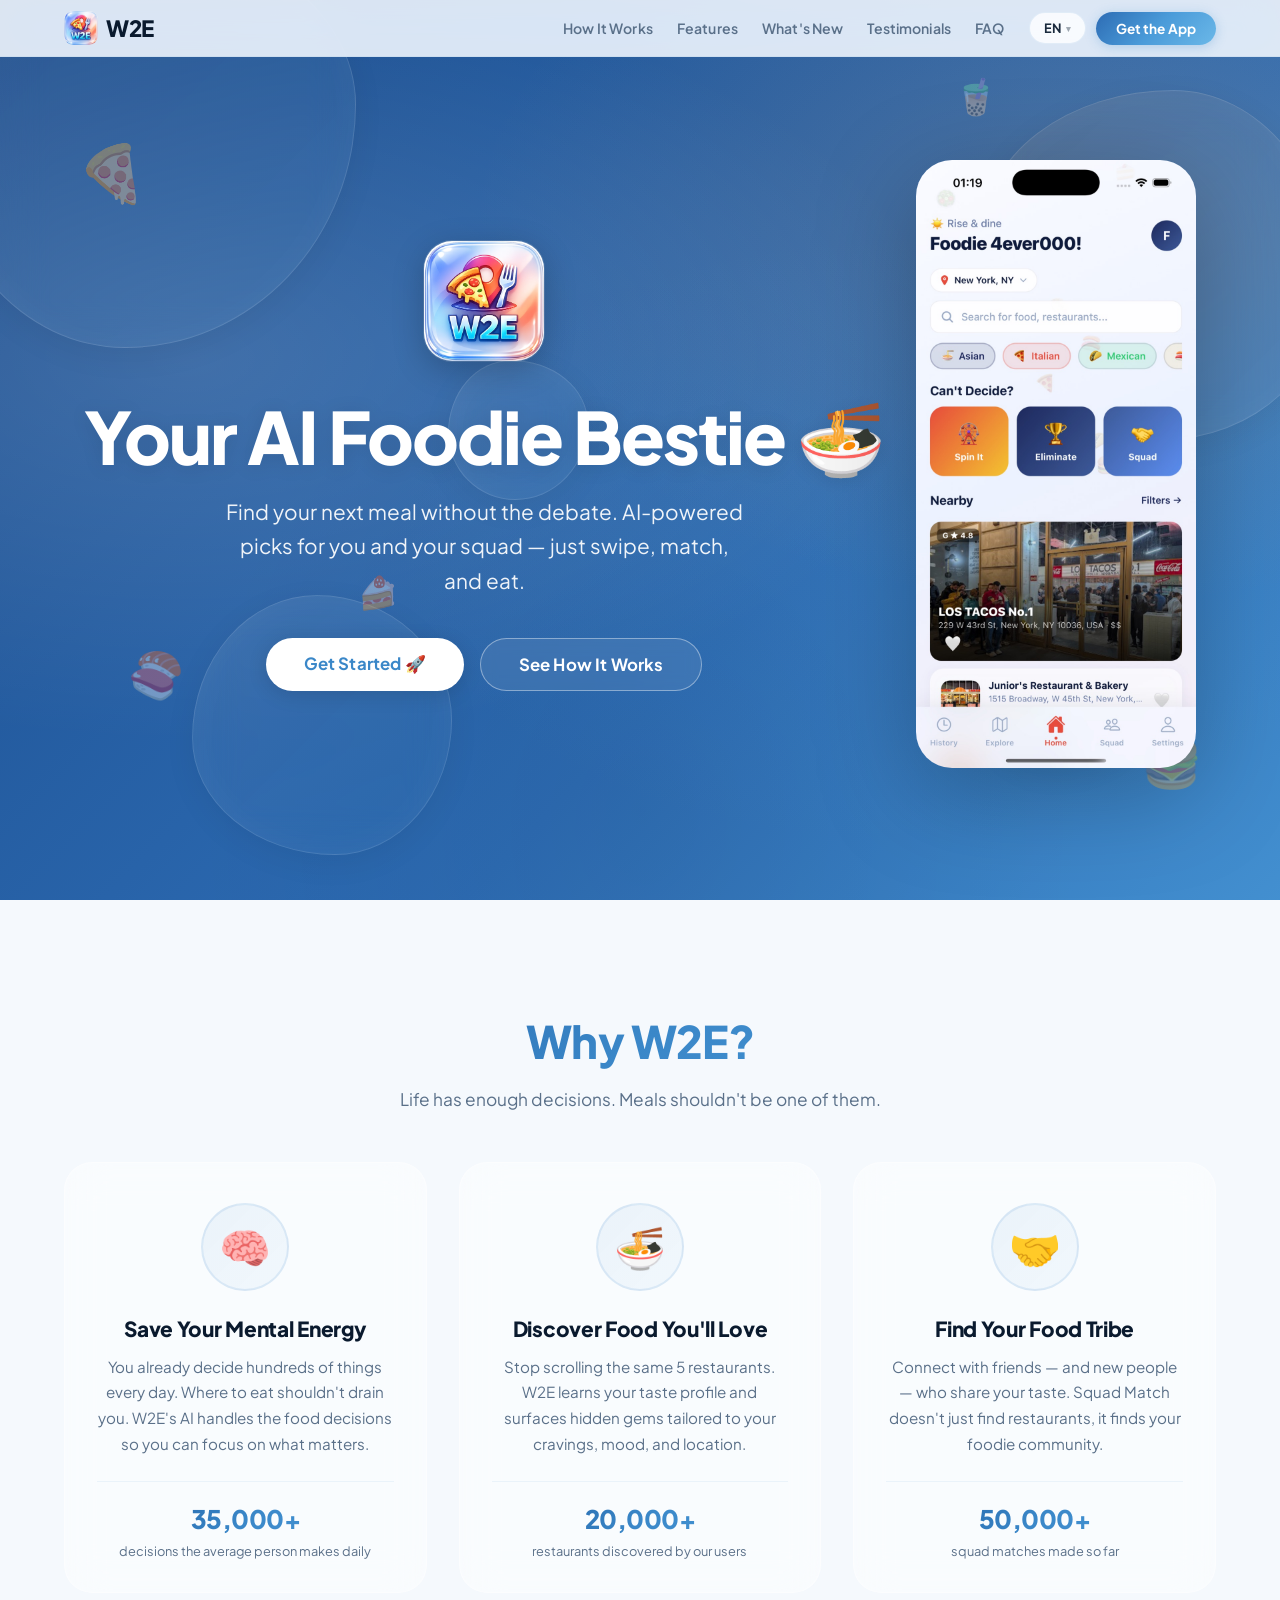
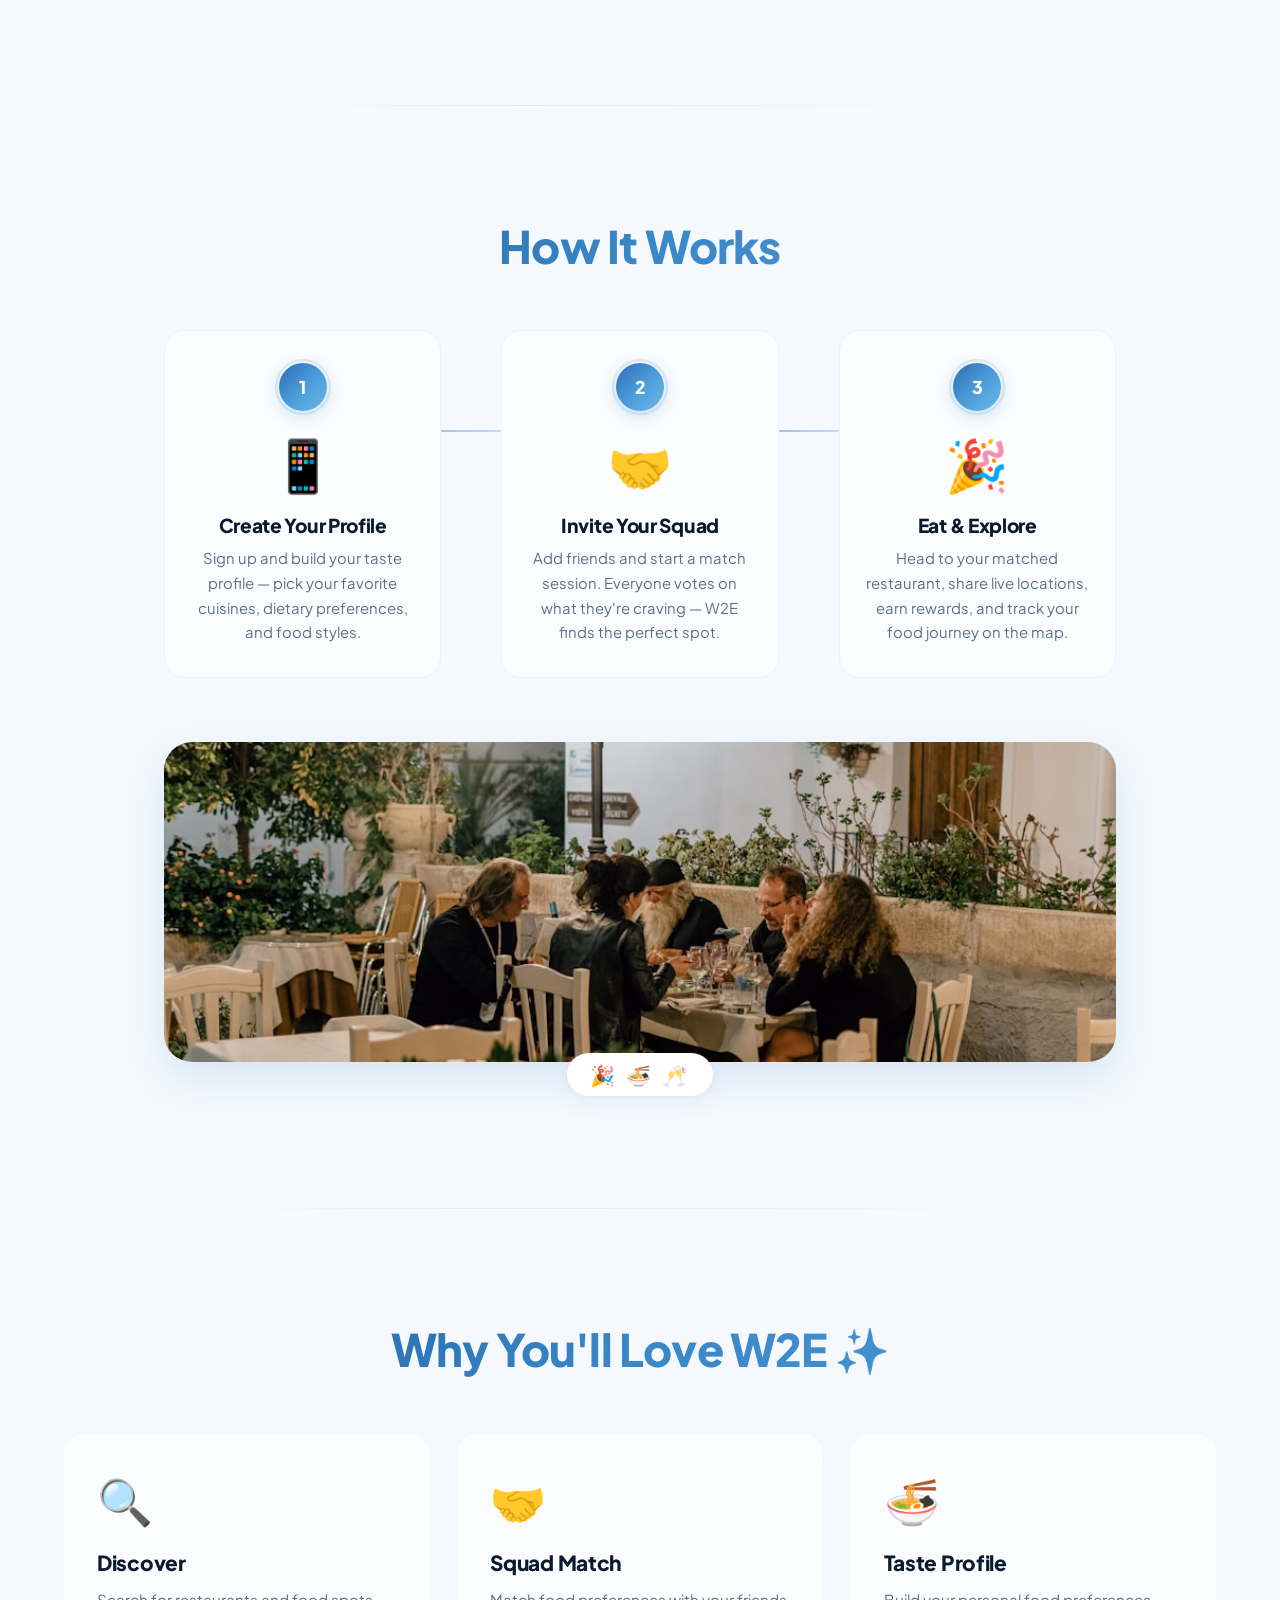
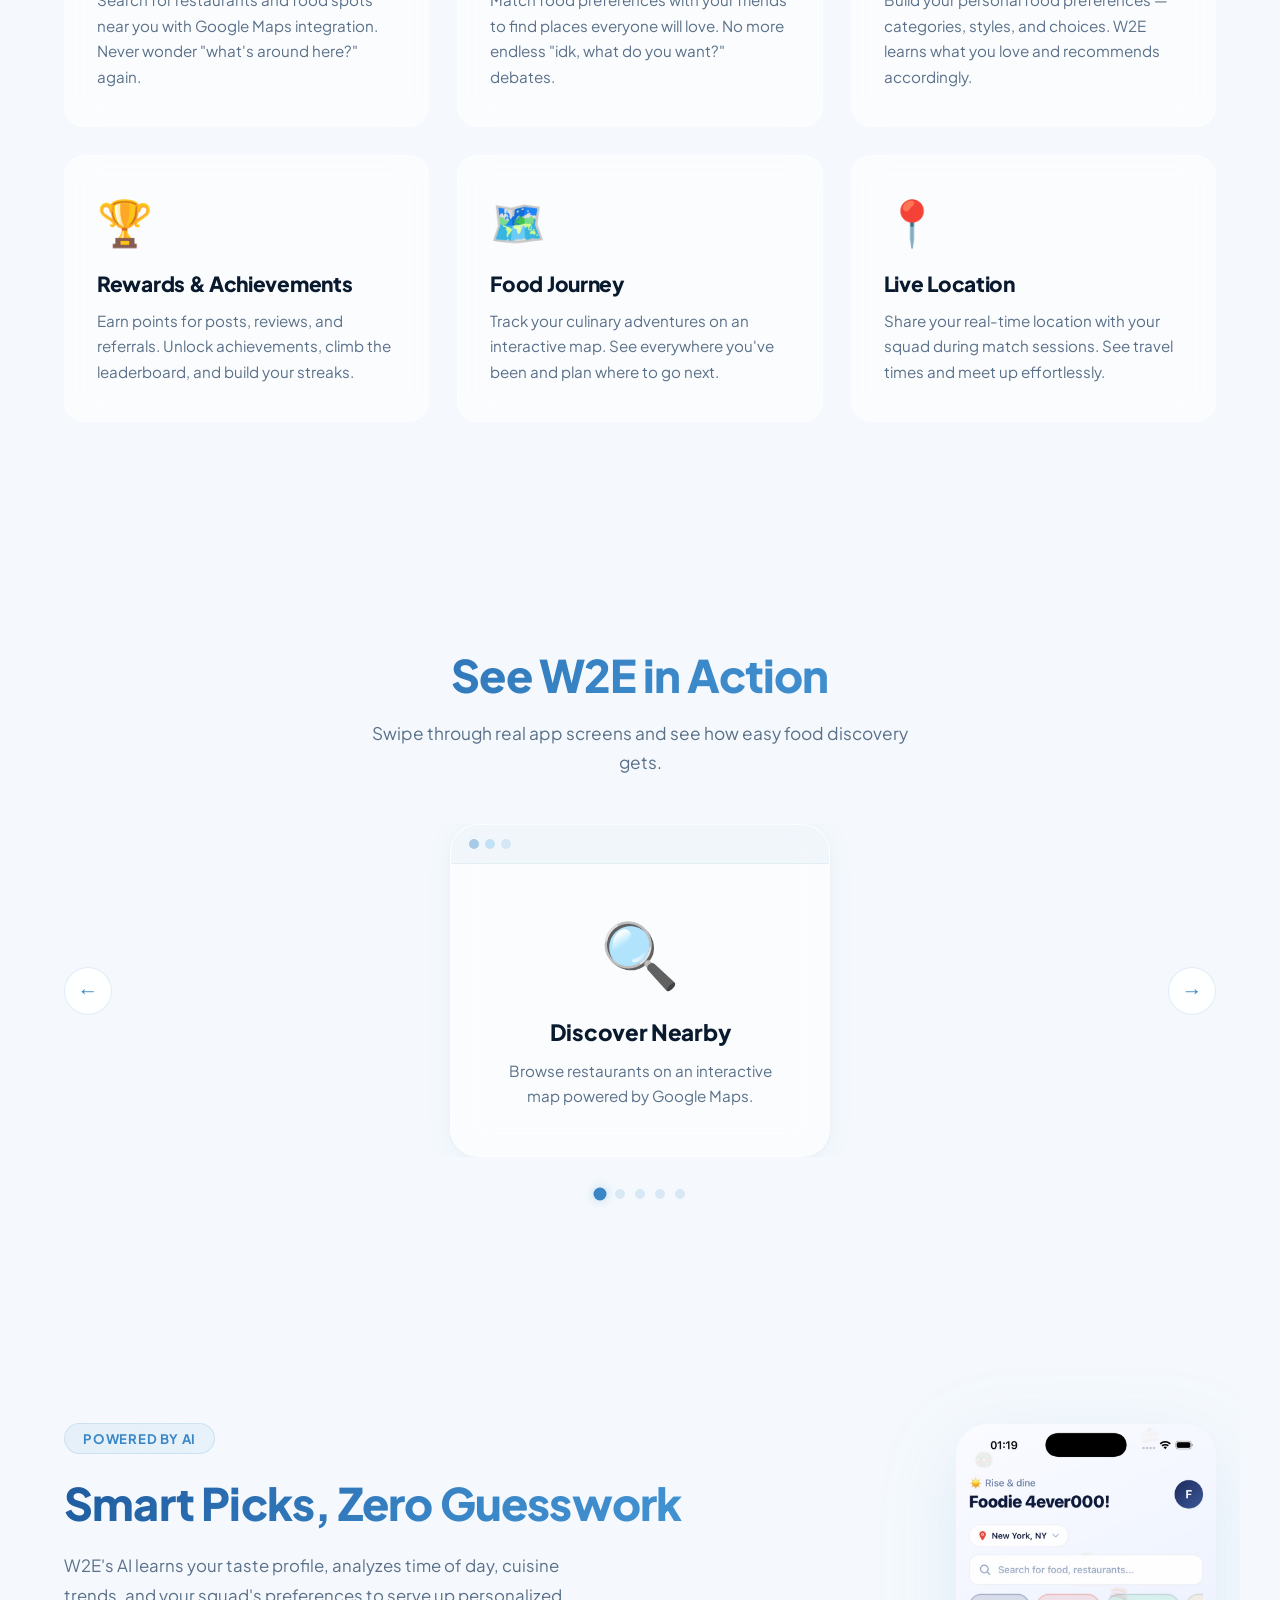
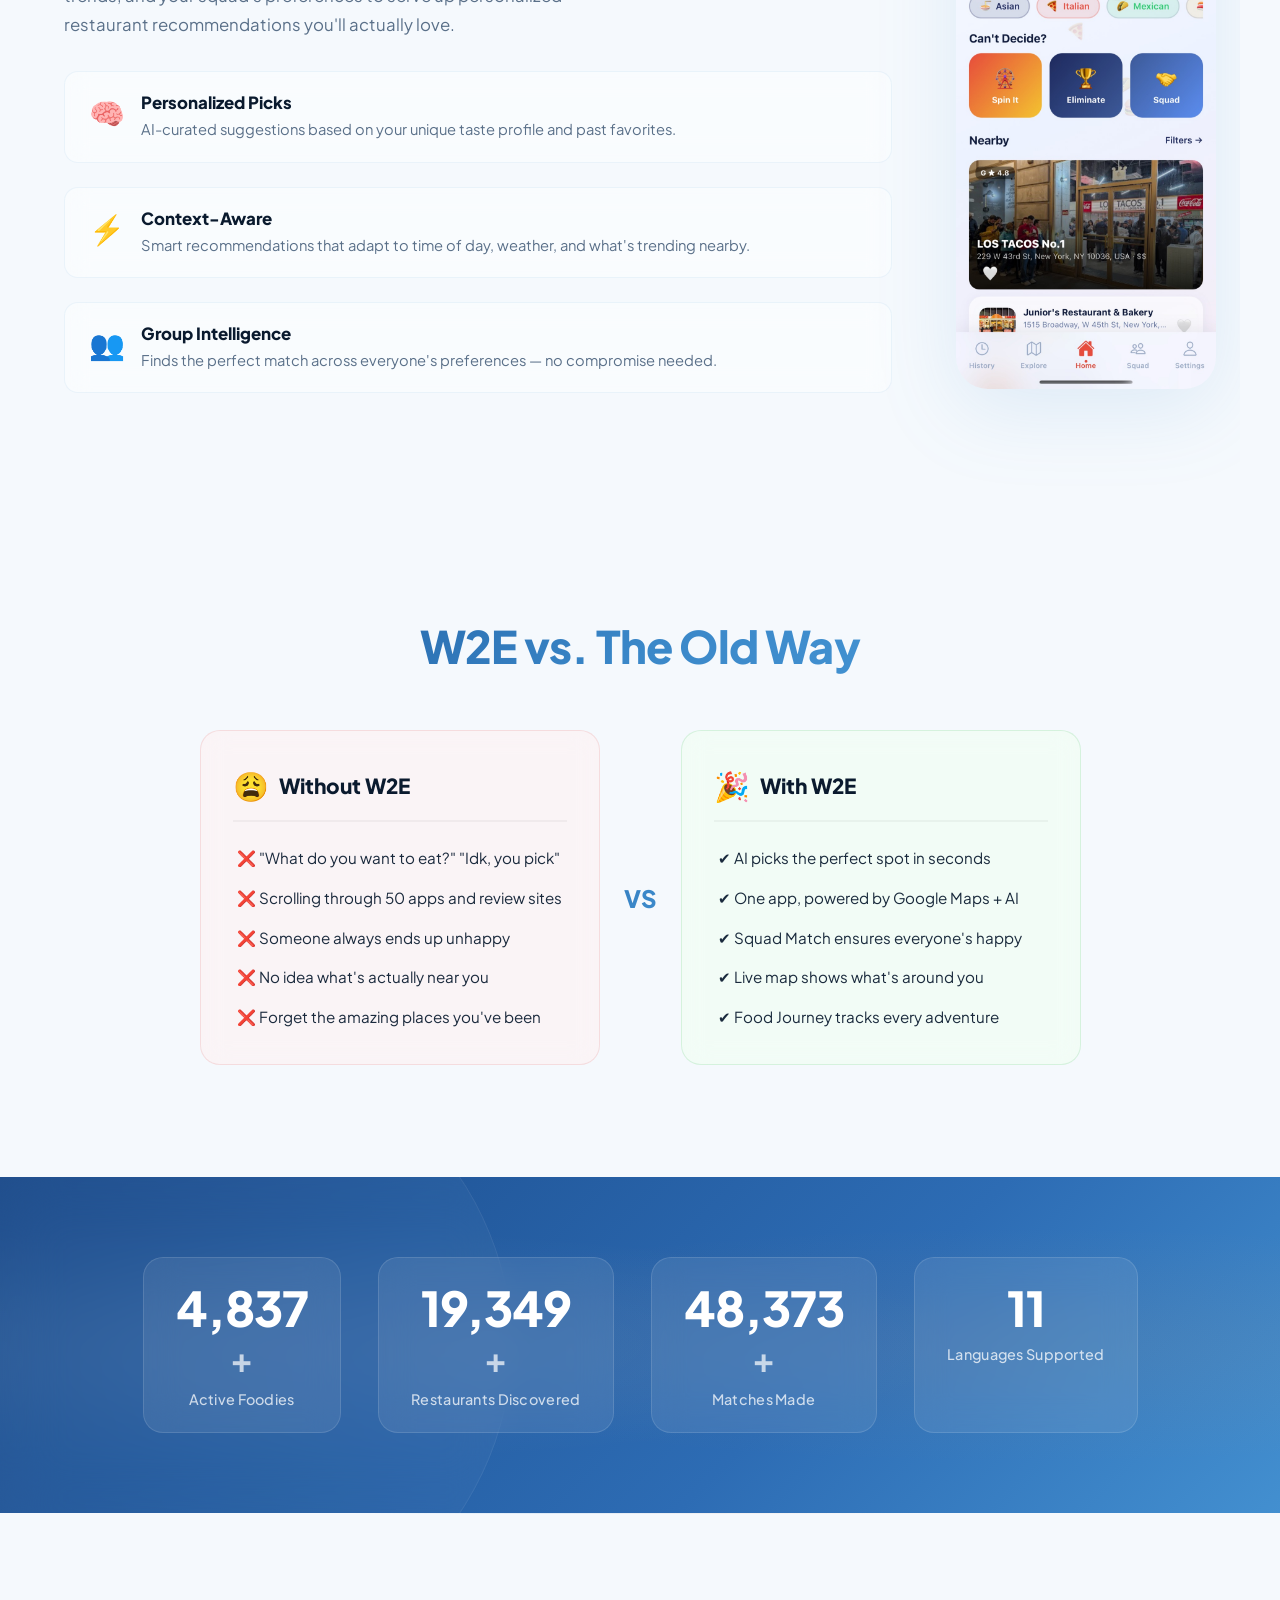
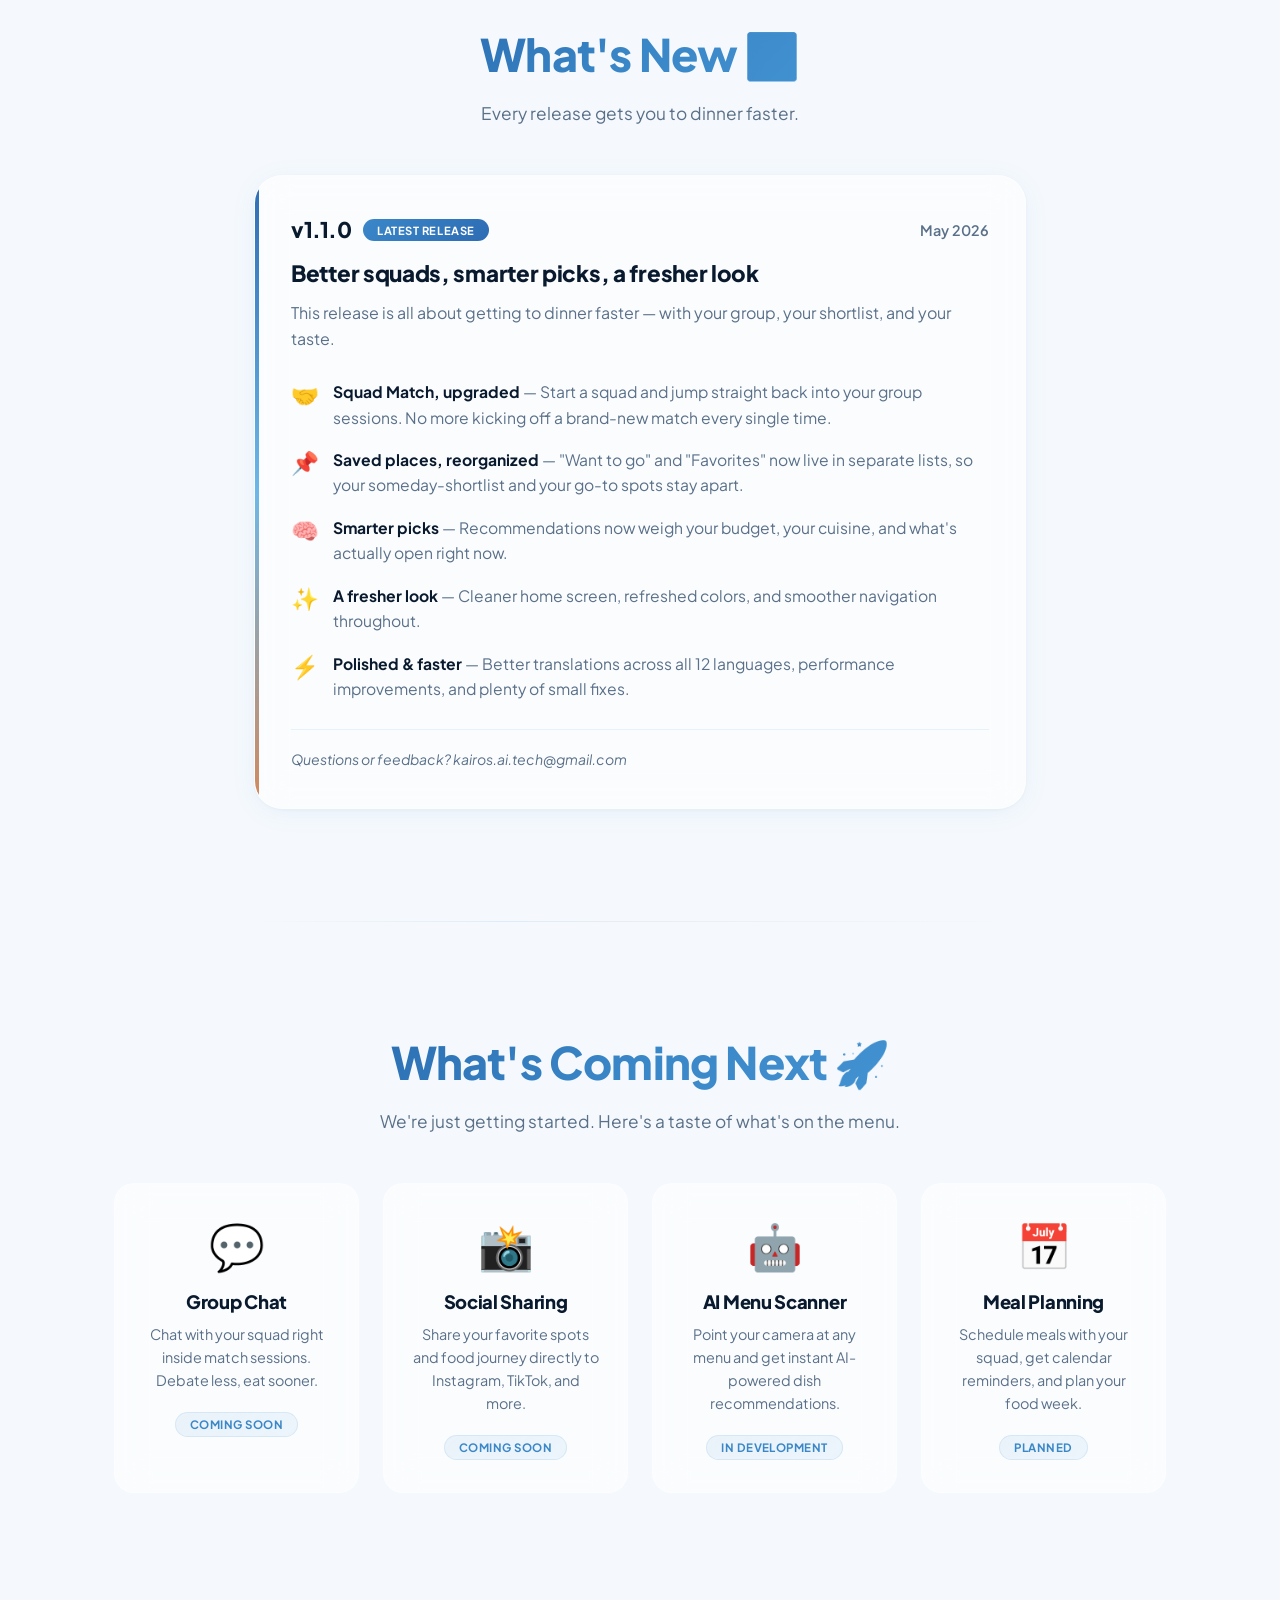
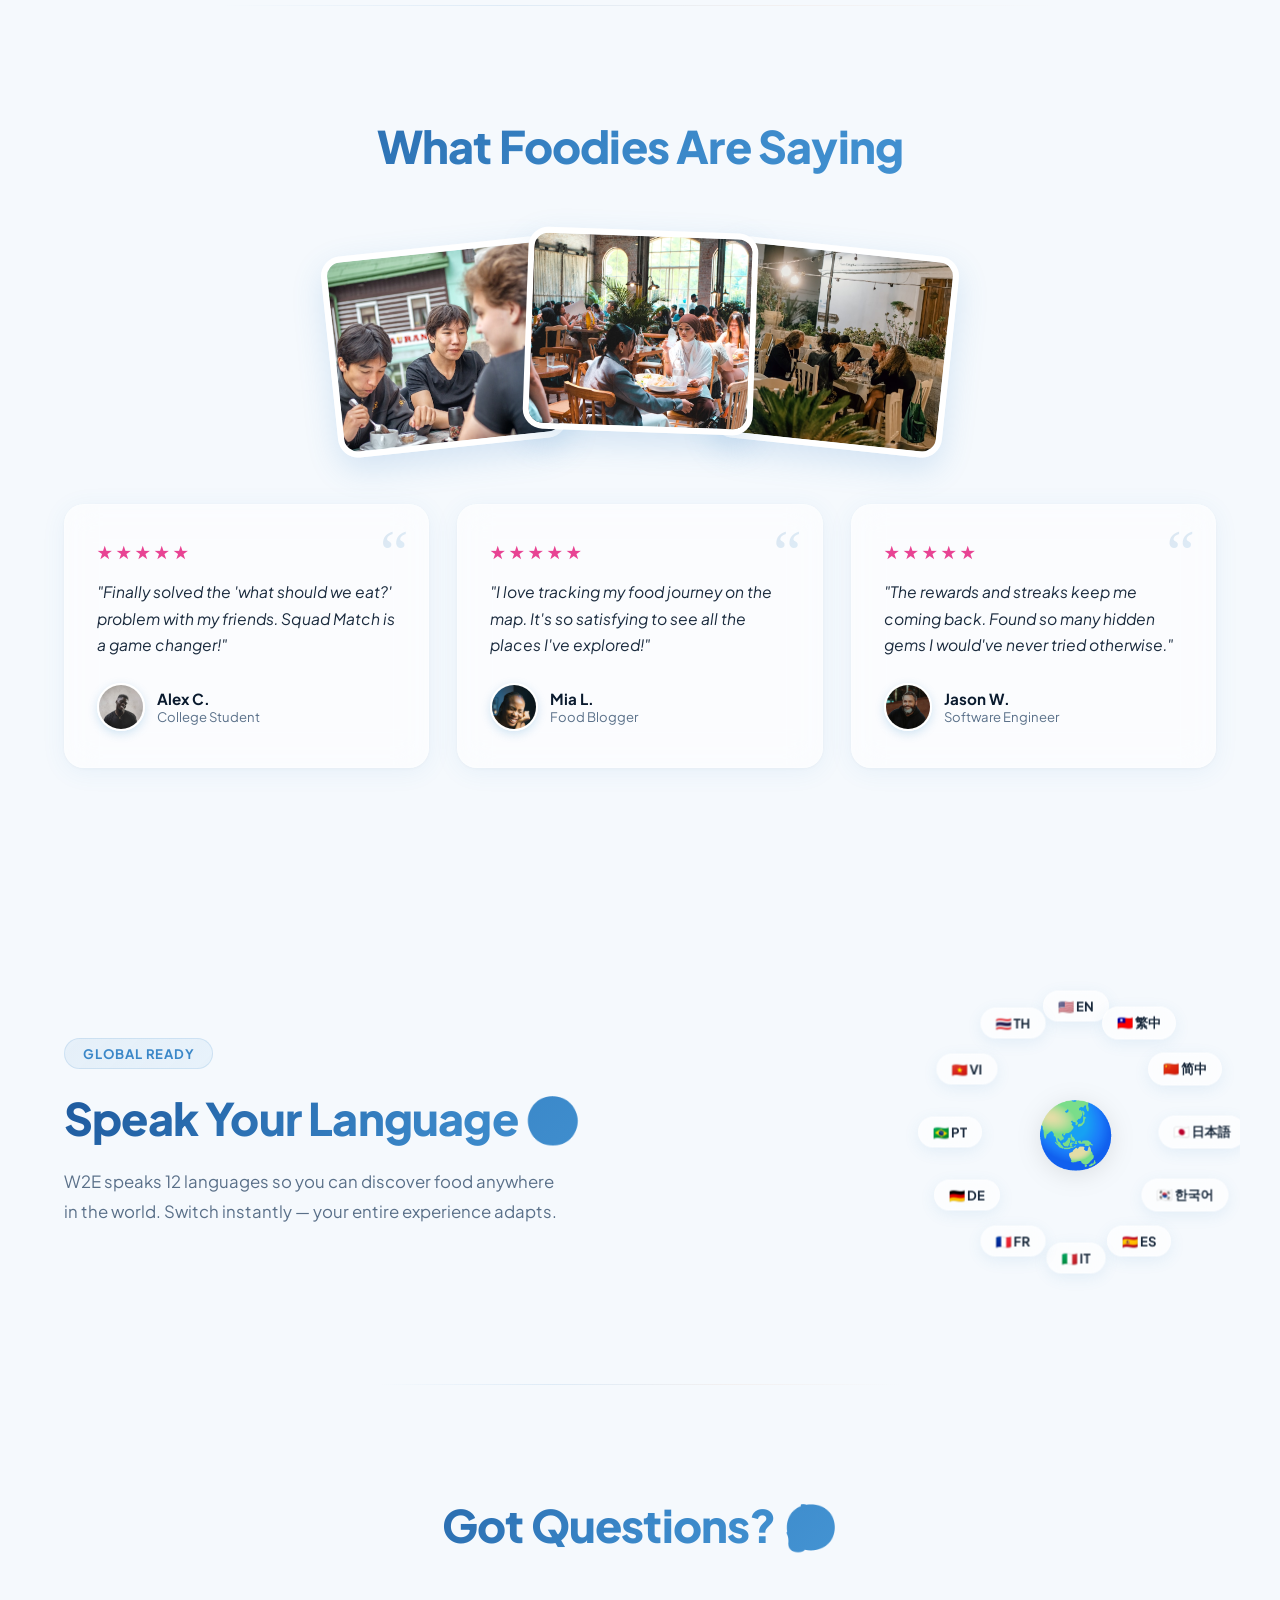
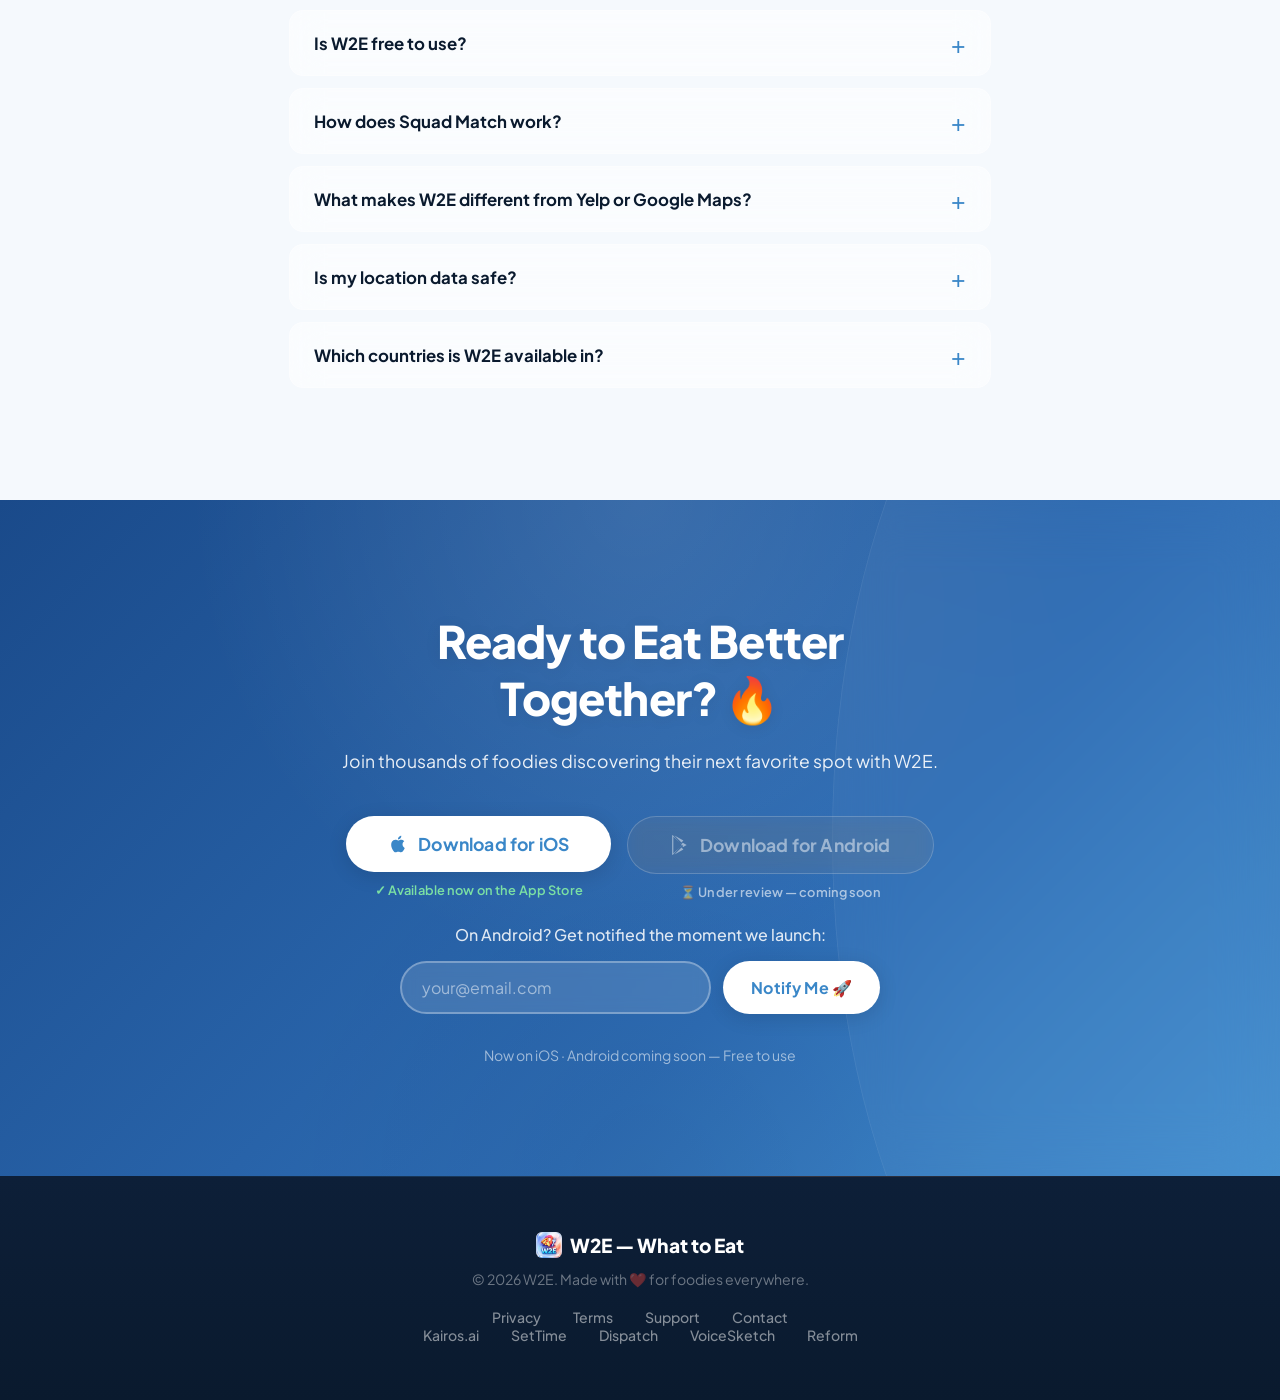
<file: index.html>
<!DOCTYPE html>
<html lang="en">
<head>
  <meta charset="UTF-8">
  <meta name="viewport" content="width=device-width, initial-scale=1.0">
  <title>W2E — What to Eat | Your AI Foodie Bestie</title>
  <meta name="description" content="W2E uses AI to find your next meal without the debate. Match food preferences with your squad and eat happy. Download now!">
  <link rel="preconnect" href="https://fonts.googleapis.com">
  <link rel="preconnect" href="https://fonts.gstatic.com" crossorigin>
  <link href="https://fonts.googleapis.com/css2?family=Plus+Jakarta+Sans:wght@400;500;600;700;800;900&display=swap" rel="stylesheet">
  <!-- Favicon & Icons -->
  <link rel="icon" type="image/png" sizes="32x32" href="imgs/favicon-32x32.png">
  <link rel="icon" type="image/png" sizes="16x16" href="imgs/favicon-16x16.png">
  <link rel="apple-touch-icon" sizes="180x180" href="imgs/apple-touch-icon.png">

  <!-- Open Graph / Facebook -->
  <meta property="og:type" content="website">
  <meta property="og:url" content="https://kairos-ai-tech.github.io/W2E-Product-page/">
  <meta property="og:title" content="W2E — What to Eat | Your AI Foodie Bestie">
  <meta property="og:description" content="W2E uses AI to find your next meal without the debate. Match food preferences with your squad and eat happy. Download now!">
  <meta property="og:image" content="https://kairos-ai-tech.github.io/W2E-Product-page/imgs/og-image.png">
  <meta property="og:image:width" content="1200">
  <meta property="og:image:height" content="630">

  <!-- Twitter Card -->
  <meta name="twitter:card" content="summary_large_image">
  <meta name="twitter:title" content="W2E — What to Eat | Your AI Foodie Bestie">
  <meta name="twitter:description" content="W2E uses AI to find your next meal without the debate. Match food preferences with your squad and eat happy.">
  <meta name="twitter:image" content="https://kairos-ai-tech.github.io/W2E-Product-page/imgs/og-image.png">

  <!-- Extra SEO -->
  <meta name="theme-color" content="#3a87c8">
  <link rel="canonical" href="https://kairos-ai-tech.github.io/W2E-Product-page/">

  <link rel="stylesheet" href="style.css">

  <!-- Structured Data (JSON-LD) -->
  <script type="application/ld+json">
  {
    "@context": "https://schema.org",
    "@type": "SoftwareApplication",
    "name": "W2E — What to Eat",
    "applicationCategory": "LifestyleApplication",
    "operatingSystem": "iOS, Android",
    "description": "W2E uses AI to find your next meal without the debate. Match food preferences with your squad and eat happy.",
    "offers": {
      "@type": "Offer",
      "price": "0",
      "priceCurrency": "USD"
    },
    "author": {
      "@type": "Organization",
      "name": "Kairos.ai Co., Ltd.",
      "url": "https://kairos-ai-tech.github.io/W2E-Product-page/"
    }
  }
  </script>
</head>
<body>

  <!-- Nav -->
  <nav class="nav">
    <div class="nav-inner">
      <a href="#" class="nav-logo"><img src="imgs/w2e_app_icon.png" alt="W2E logo" class="nav-logo-img">W2E</a>
      <div class="nav-links">
        <a href="#how-it-works" class="nav-link" data-i18n="nav.howItWorks">How It Works</a>
        <a href="#features" class="nav-link" data-i18n="nav.features">Features</a>
        <a href="#versionlog" class="nav-link" data-i18n="nav.whatsNew">What's New</a>
        <a href="#testimonials" class="nav-link" data-i18n="nav.testimonials">Testimonials</a>
        <a href="#faq" class="nav-link" data-i18n="nav.faq">FAQ</a>
      </div>
      <div class="nav-right">
        <button class="hamburger" id="hamburger" aria-label="Toggle menu" aria-expanded="false">
          <span class="hamburger-line"></span>
          <span class="hamburger-line"></span>
          <span class="hamburger-line"></span>
        </button>
        <div class="lang-dropdown" id="langDropdown">
          <button class="lang-btn" id="langBtn" aria-label="Select language">
            <span id="langCurrent">EN</span>
            <span class="lang-arrow">&#9662;</span>
          </button>
          <ul class="lang-menu" id="langMenu" role="listbox">
            <li data-lang="en" role="option" tabindex="0" aria-selected="false">English</li>
            <li data-lang="zh" role="option" tabindex="0" aria-selected="false">繁體中文</li>
            <li data-lang="zh-cn" role="option" tabindex="0" aria-selected="false">简体中文</li>
            <li data-lang="ja" role="option" tabindex="0" aria-selected="false">日本語</li>
            <li data-lang="ko" role="option" tabindex="0" aria-selected="false">한국어</li>
            <li data-lang="es" role="option" tabindex="0" aria-selected="false">Español</li>
            <li data-lang="it" role="option" tabindex="0" aria-selected="false">Italiano</li>
            <li data-lang="fr" role="option" tabindex="0" aria-selected="false">Français</li>
            <li data-lang="de" role="option" tabindex="0" aria-selected="false">Deutsch</li>
            <li data-lang="pt" role="option" tabindex="0" aria-selected="false">Português</li>
            <li data-lang="vi" role="option" tabindex="0" aria-selected="false">Tiếng Việt</li>
            <li data-lang="th" role="option" tabindex="0" aria-selected="false">ไทย</li>
          </ul>
        </div>
        <a href="#download" class="btn btn-nav" data-i18n="nav.getApp">Get the App</a>
      </div>
    </div>
  </nav>

  <!-- Hero -->
  <section class="hero" id="hero">
    <div class="hero-content">
      <img src="imgs/w2e_app_icon.png" alt="W2E app icon" class="hero-logo">
      <h1 class="hero-title" data-i18n="hero.title">Your AI Foodie Bestie 🍜</h1>
      <p class="hero-sub" data-i18n="hero.sub">Find your next meal without the debate. AI-powered picks for you and your squad — just swipe, match, and eat.</p>
      <div class="hero-buttons">
        <a href="#download" class="btn btn-primary" data-i18n="hero.cta">Get Started 🚀</a>
        <a href="#how-it-works" class="btn btn-secondary" data-i18n="hero.secondary">See How It Works</a>
      </div>
    </div>
    <div class="hero-mockup fade-in">
      <img src="imgs/app-screenshot-home.jpg" alt="W2E app preview" class="hero-phone" loading="eager">
    </div>
    <div class="hero-glass-blobs" aria-hidden="true">
      <div class="glass-blob blob-1"></div>
      <div class="glass-blob blob-2"></div>
      <div class="glass-blob blob-3"></div>
      <div class="glass-blob blob-4"></div>
      <div class="glass-blob blob-5"></div>
    </div>
    <div class="hero-deco" aria-hidden="true">
      <span class="deco-emoji deco-1">🍕</span>
      <span class="deco-emoji deco-2">🌮</span>
      <span class="deco-emoji deco-3">🍣</span>
      <span class="deco-emoji deco-4">🧋</span>
      <span class="deco-emoji deco-5">🍔</span>
      <span class="deco-emoji deco-6">🍰</span>
    </div>
  </section>

  <!-- Why W2E -->
  <section class="why-w2e" id="why-w2e">
    <h2 class="section-title" data-i18n="whyW2e.title">Why W2E?</h2>
    <p class="section-subtitle" data-i18n="whyW2e.sub">Life has enough decisions. Meals shouldn't be one of them.</p>
    <div class="why-grid">

      <div class="why-card fade-in">
        <div class="why-card-visual">
          <div class="why-icon-ring">
            <span class="why-icon">🧠</span>
          </div>
          <div class="why-card-glow"></div>
        </div>
        <h3 class="why-card-title" data-i18n="whyW2e.card1Title">Save Your Mental Energy</h3>
        <p class="why-card-desc" data-i18n="whyW2e.card1Desc">You already decide hundreds of things every day. Where to eat shouldn't drain you. W2E's AI handles the food decisions so you can focus on what matters.</p>
        <div class="why-card-stat">
          <span class="why-stat-number" data-i18n="whyW2e.card1Number">35,000+</span>
          <span class="why-stat-label" data-i18n="whyW2e.card1Stat">decisions the average person makes daily</span>
        </div>
      </div>

      <div class="why-card fade-in">
        <div class="why-card-visual">
          <div class="why-icon-ring">
            <span class="why-icon">🍜</span>
          </div>
          <div class="why-card-glow"></div>
        </div>
        <h3 class="why-card-title" data-i18n="whyW2e.card2Title">Discover Food You'll Love</h3>
        <p class="why-card-desc" data-i18n="whyW2e.card2Desc">Stop scrolling the same 5 restaurants. W2E learns your taste profile and surfaces hidden gems tailored to your cravings, mood, and location.</p>
        <div class="why-card-stat">
          <span class="why-stat-number" data-i18n="whyW2e.card2Number">20,000+</span>
          <span class="why-stat-label" data-i18n="whyW2e.card2Stat">restaurants discovered by our users</span>
        </div>
      </div>

      <div class="why-card fade-in">
        <div class="why-card-visual">
          <div class="why-icon-ring">
            <span class="why-icon">🤝</span>
          </div>
          <div class="why-card-glow"></div>
        </div>
        <h3 class="why-card-title" data-i18n="whyW2e.card3Title">Find Your Food Tribe</h3>
        <p class="why-card-desc" data-i18n="whyW2e.card3Desc">Connect with friends — and new people — who share your taste. Squad Match doesn't just find restaurants, it finds your foodie community.</p>
        <div class="why-card-stat">
          <span class="why-stat-number" data-i18n="whyW2e.card3Number">50,000+</span>
          <span class="why-stat-label" data-i18n="whyW2e.card3Stat">squad matches made so far</span>
        </div>
      </div>

    </div>
  </section>

  <!-- How It Works -->
  <section class="how-it-works" id="how-it-works">
    <h2 class="section-title" data-i18n="howItWorks.title">How It Works</h2>
    <div class="steps">
      <div class="step fade-in">
        <div class="step-number">1</div>
        <div class="step-icon">📱</div>
        <h3 class="step-title" data-i18n="howItWorks.step1Title">Create Your Profile</h3>
        <p class="step-desc" data-i18n="howItWorks.step1Desc">Sign up and build your taste profile — pick your favorite cuisines, dietary preferences, and food styles.</p>
      </div>
      <div class="step-connector" aria-hidden="true"></div>
      <div class="step fade-in">
        <div class="step-number">2</div>
        <div class="step-icon">🤝</div>
        <h3 class="step-title" data-i18n="howItWorks.step2Title">Invite Your Squad</h3>
        <p class="step-desc" data-i18n="howItWorks.step2Desc">Add friends and start a match session. Everyone votes on what they're craving — W2E finds the perfect spot.</p>
      </div>
      <div class="step-connector" aria-hidden="true"></div>
      <div class="step fade-in">
        <div class="step-number">3</div>
        <div class="step-icon">🎉</div>
        <h3 class="step-title" data-i18n="howItWorks.step3Title">Eat & Explore</h3>
        <p class="step-desc" data-i18n="howItWorks.step3Desc">Head to your matched restaurant, share live locations, earn rewards, and track your food journey on the map.</p>
      </div>
    </div>
    <div class="how-payoff fade-in">
      <img src="imgs/lifestyle-2.jpg" alt="Friends sharing a meal together at a restaurant" class="how-payoff-img" loading="lazy">
      <span class="how-payoff-caption" aria-hidden="true">🎉 🍜 🥂</span>
    </div>
  </section>

  <!-- Features -->
  <section class="features" id="features">
    <h2 class="section-title" data-i18n="features.title">Why You'll Love W2E ✨</h2>
    <div class="features-grid">

      <div class="feature-card fade-in">
        <div class="feature-icon">🔍</div>
        <h3 class="feature-title" data-i18n="features.discoverTitle">Discover</h3>
        <p class="feature-desc" data-i18n="features.discoverDesc">Search for restaurants and food spots near you with Google Maps integration. Never wonder "what's around here?" again.</p>
      </div>

      <div class="feature-card fade-in">
        <div class="feature-icon">🤝</div>
        <h3 class="feature-title" data-i18n="features.squadTitle">Squad Match</h3>
        <p class="feature-desc" data-i18n="features.squadDesc">Match food preferences with your friends to find places everyone will love. No more endless "idk, what do you want?" debates.</p>
      </div>

      <div class="feature-card fade-in">
        <div class="feature-icon">🍜</div>
        <h3 class="feature-title" data-i18n="features.tasteTitle">Taste Profile</h3>
        <p class="feature-desc" data-i18n="features.tasteDesc">Build your personal food preferences — categories, styles, and choices. W2E learns what you love and recommends accordingly.</p>
      </div>

      <div class="feature-card fade-in">
        <div class="feature-icon">🏆</div>
        <h3 class="feature-title" data-i18n="features.rewardsTitle">Rewards & Achievements</h3>
        <p class="feature-desc" data-i18n="features.rewardsDesc">Earn points for posts, reviews, and referrals. Unlock achievements, climb the leaderboard, and build your streaks.</p>
      </div>

      <div class="feature-card fade-in">
        <div class="feature-icon">🗺️</div>
        <h3 class="feature-title" data-i18n="features.journeyTitle">Food Journey</h3>
        <p class="feature-desc" data-i18n="features.journeyDesc">Track your culinary adventures on an interactive map. See everywhere you've been and plan where to go next.</p>
      </div>

      <div class="feature-card fade-in">
        <div class="feature-icon">📍</div>
        <h3 class="feature-title" data-i18n="features.locationTitle">Live Location</h3>
        <p class="feature-desc" data-i18n="features.locationDesc">Share your real-time location with your squad during match sessions. See travel times and meet up effortlessly.</p>
      </div>

    </div>
  </section>

  <!-- App Preview / Screenshot Carousel -->
  <section class="app-preview" id="app-preview">
    <h2 class="section-title" data-i18n="preview.title">See W2E in Action</h2>
    <p class="section-subtitle" data-i18n="preview.sub">Swipe through real app screens and see how easy food discovery gets.</p>
    <div class="preview-carousel">
      <button class="carousel-btn carousel-prev" id="carouselPrev" aria-label="Previous slide">&#8592;</button>
      <div class="carousel-track-wrapper">
        <div class="carousel-track" id="carouselTrack">
          <div class="preview-card active">
            <div class="preview-screen">
              <div class="preview-screen-header">
                <span class="preview-dot"></span><span class="preview-dot"></span><span class="preview-dot"></span>
              </div>
              <div class="preview-screen-content">
                <div class="preview-icon-large">🔍</div>
                <h4 data-i18n="preview.screen1Title">Discover Nearby</h4>
                <p data-i18n="preview.screen1Desc">Browse restaurants on an interactive map powered by Google Maps.</p>
              </div>
            </div>
          </div>
          <div class="preview-card">
            <div class="preview-screen">
              <div class="preview-screen-header">
                <span class="preview-dot"></span><span class="preview-dot"></span><span class="preview-dot"></span>
              </div>
              <div class="preview-screen-content">
                <div class="preview-icon-large">🤝</div>
                <h4 data-i18n="preview.screen2Title">Squad Voting</h4>
                <p data-i18n="preview.screen2Desc">Everyone swipes on what they're craving. W2E finds the perfect match.</p>
              </div>
            </div>
          </div>
          <div class="preview-card">
            <div class="preview-screen">
              <div class="preview-screen-header">
                <span class="preview-dot"></span><span class="preview-dot"></span><span class="preview-dot"></span>
              </div>
              <div class="preview-screen-content">
                <div class="preview-icon-large">🧠</div>
                <h4 data-i18n="preview.screen3Title">AI Picks</h4>
                <p data-i18n="preview.screen3Desc">Get personalized restaurant recommendations tailored to your taste.</p>
              </div>
            </div>
          </div>
          <div class="preview-card">
            <div class="preview-screen">
              <div class="preview-screen-header">
                <span class="preview-dot"></span><span class="preview-dot"></span><span class="preview-dot"></span>
              </div>
              <div class="preview-screen-content">
                <div class="preview-icon-large">🗺️</div>
                <h4 data-i18n="preview.screen4Title">Food Journey</h4>
                <p data-i18n="preview.screen4Desc">Track every restaurant you've visited on your personal food map.</p>
              </div>
            </div>
          </div>
          <div class="preview-card">
            <div class="preview-screen">
              <div class="preview-screen-header">
                <span class="preview-dot"></span><span class="preview-dot"></span><span class="preview-dot"></span>
              </div>
              <div class="preview-screen-content">
                <div class="preview-icon-large">🏆</div>
                <h4 data-i18n="preview.screen5Title">Rewards</h4>
                <p data-i18n="preview.screen5Desc">Earn points, unlock achievements, and climb the leaderboard.</p>
              </div>
            </div>
          </div>
        </div>
      </div>
      <button class="carousel-btn carousel-next" id="carouselNext" aria-label="Next slide">&#8594;</button>
    </div>
    <div class="carousel-dots" id="carouselDots">
      <button class="carousel-dot active" aria-label="Go to slide 1"></button>
      <button class="carousel-dot" aria-label="Go to slide 2"></button>
      <button class="carousel-dot" aria-label="Go to slide 3"></button>
      <button class="carousel-dot" aria-label="Go to slide 4"></button>
      <button class="carousel-dot" aria-label="Go to slide 5"></button>
    </div>
  </section>

  <!-- AI-Powered -->
  <section class="ai-section" id="ai-powered">
    <div class="ai-inner">
      <div class="ai-text">
        <span class="ai-badge" data-i18n="ai.badge">Powered by AI</span>
        <h2 class="ai-title" data-i18n="ai.title">Smart Picks, Zero Guesswork</h2>
        <p class="ai-desc" data-i18n="ai.desc">W2E's AI learns your taste profile, analyzes time of day, cuisine trends, and your squad's preferences to serve up personalized restaurant recommendations you'll actually love.</p>
        <ul class="ai-features-list">
          <li class="ai-feature-item fade-in">
            <span class="ai-feature-icon">🧠</span>
            <div>
              <strong data-i18n="ai.feature1Title">Personalized Picks</strong>
              <p data-i18n="ai.feature1Desc">AI-curated suggestions based on your unique taste profile and past favorites.</p>
            </div>
          </li>
          <li class="ai-feature-item fade-in">
            <span class="ai-feature-icon">⚡</span>
            <div>
              <strong data-i18n="ai.feature2Title">Context-Aware</strong>
              <p data-i18n="ai.feature2Desc">Smart recommendations that adapt to time of day, weather, and what's trending nearby.</p>
            </div>
          </li>
          <li class="ai-feature-item fade-in">
            <span class="ai-feature-icon">👥</span>
            <div>
              <strong data-i18n="ai.feature3Title">Group Intelligence</strong>
              <p data-i18n="ai.feature3Desc">Finds the perfect match across everyone's preferences — no compromise needed.</p>
            </div>
          </li>
        </ul>
      </div>
      <div class="ai-visual fade-in">
        <img src="imgs/app-screenshot-home.jpg" alt="W2E app home screen with personalized restaurant picks" class="ai-mockup" loading="lazy">
      </div>
    </div>
  </section>

  <!-- Comparison: W2E vs Old Way -->
  <section class="comparison" id="comparison">
    <h2 class="section-title" data-i18n="comparison.title">W2E vs. The Old Way</h2>
    <div class="comparison-grid">
      <div class="comparison-col comparison-old fade-in">
        <div class="comparison-header comparison-header-old">
          <span class="comparison-emoji">😩</span>
          <h3 data-i18n="comparison.oldTitle">Without W2E</h3>
        </div>
        <ul class="comparison-list">
          <li data-i18n="comparison.old1">&#10060; "What do you want to eat?" "Idk, you pick"</li>
          <li data-i18n="comparison.old2">&#10060; Scrolling through 50 apps and review sites</li>
          <li data-i18n="comparison.old3">&#10060; Someone always ends up unhappy</li>
          <li data-i18n="comparison.old4">&#10060; No idea what's actually near you</li>
          <li data-i18n="comparison.old5">&#10060; Forget the amazing places you've been</li>
        </ul>
      </div>
      <div class="comparison-vs fade-in">VS</div>
      <div class="comparison-col comparison-new fade-in">
        <div class="comparison-header comparison-header-new">
          <span class="comparison-emoji">🎉</span>
          <h3 data-i18n="comparison.newTitle">With W2E</h3>
        </div>
        <ul class="comparison-list">
          <li data-i18n="comparison.new1">&#10004; AI picks the perfect spot in seconds</li>
          <li data-i18n="comparison.new2">&#10004; One app, powered by Google Maps + AI</li>
          <li data-i18n="comparison.new3">&#10004; Squad Match ensures everyone's happy</li>
          <li data-i18n="comparison.new4">&#10004; Live map shows what's around you</li>
          <li data-i18n="comparison.new5">&#10004; Food Journey tracks every adventure</li>
        </ul>
      </div>
    </div>
  </section>

  <!-- Stats -->
  <section class="stats">
    <div class="stats-inner">
      <div class="stat fade-in">
        <span class="stat-number" data-count="5000">0</span><span class="stat-plus">+</span>
        <span class="stat-label" data-i18n="stats.foodies">Active Foodies</span>
      </div>
      <div class="stat fade-in">
        <span class="stat-number" data-count="20000">0</span><span class="stat-plus">+</span>
        <span class="stat-label" data-i18n="stats.restaurants">Restaurants Discovered</span>
      </div>
      <div class="stat fade-in">
        <span class="stat-number" data-count="50000">0</span><span class="stat-plus">+</span>
        <span class="stat-label" data-i18n="stats.matches">Matches Made</span>
      </div>
      <div class="stat fade-in">
        <span class="stat-number" data-count="12">0</span>
        <span class="stat-label" data-i18n="stats.languages">Languages Supported</span>
      </div>
    </div>
  </section>

  <!-- Version Log / What's New -->
  <section class="versionlog" id="versionlog">
    <h2 class="section-title" data-i18n="versionLog.title">What's New 🆕</h2>
    <p class="section-subtitle" data-i18n="versionLog.sub">Every release gets you to dinner faster.</p>
    <div class="versionlog-list">
      <article class="release-card fade-in">
        <div class="release-head">
          <div class="release-meta">
            <span class="release-version" data-i18n="versionLog.version">v1.1.0</span>
            <span class="release-tag" data-i18n="versionLog.badge">Latest Release</span>
          </div>
          <span class="release-date" data-i18n="versionLog.date">May 2026</span>
        </div>
        <h3 class="release-title" data-i18n="versionLog.releaseTitle">Better squads, smarter picks, a fresher look</h3>
        <p class="release-intro" data-i18n="versionLog.intro">This release is all about getting to dinner faster — with your group, your shortlist, and your taste.</p>
        <ul class="release-notes">
          <li>
            <span class="release-note-icon" aria-hidden="true">🤝</span>
            <p><strong data-i18n="versionLog.item1Title">Squad Match, upgraded</strong> — <span data-i18n="versionLog.item1Desc">Start a squad and jump straight back into your group sessions. No more kicking off a brand-new match every single time.</span></p>
          </li>
          <li>
            <span class="release-note-icon" aria-hidden="true">📌</span>
            <p><strong data-i18n="versionLog.item2Title">Saved places, reorganized</strong> — <span data-i18n="versionLog.item2Desc">"Want to go" and "Favorites" now live in separate lists, so your someday-shortlist and your go-to spots stay apart.</span></p>
          </li>
          <li>
            <span class="release-note-icon" aria-hidden="true">🧠</span>
            <p><strong data-i18n="versionLog.item3Title">Smarter picks</strong> — <span data-i18n="versionLog.item3Desc">Recommendations now weigh your budget, your cuisine, and what's actually open right now.</span></p>
          </li>
          <li>
            <span class="release-note-icon" aria-hidden="true">✨</span>
            <p><strong data-i18n="versionLog.item4Title">A fresher look</strong> — <span data-i18n="versionLog.item4Desc">Cleaner home screen, refreshed colors, and smoother navigation throughout.</span></p>
          </li>
          <li>
            <span class="release-note-icon" aria-hidden="true">⚡</span>
            <p><strong data-i18n="versionLog.item5Title">Polished & faster</strong> — <span data-i18n="versionLog.item5Desc">Better translations across all 12 languages, performance improvements, and plenty of small fixes.</span></p>
          </li>
        </ul>
        <p class="release-feedback" data-i18n="versionLog.feedback">Questions or feedback? kairos.ai.tech@gmail.com</p>
      </article>
    </div>
  </section>

  <!-- Roadmap / Coming Soon -->
  <section class="roadmap" id="roadmap">
    <h2 class="section-title" data-i18n="roadmap.title">What's Coming Next 🚀</h2>
    <p class="section-subtitle" data-i18n="roadmap.sub">We're just getting started. Here's a taste of what's on the menu.</p>
    <div class="roadmap-grid">
      <div class="roadmap-card fade-in">
        <div class="roadmap-icon">💬</div>
        <h3 data-i18n="roadmap.item1Title">Group Chat</h3>
        <p data-i18n="roadmap.item1Desc">Chat with your squad right inside match sessions. Debate less, eat sooner.</p>
        <span class="roadmap-tag" data-i18n="roadmap.tag1">Coming Soon</span>
      </div>
      <div class="roadmap-card fade-in">
        <div class="roadmap-icon">📸</div>
        <h3 data-i18n="roadmap.item2Title">Social Sharing</h3>
        <p data-i18n="roadmap.item2Desc">Share your favorite spots and food journey directly to Instagram, TikTok, and more.</p>
        <span class="roadmap-tag" data-i18n="roadmap.tag2">Coming Soon</span>
      </div>
      <div class="roadmap-card fade-in">
        <div class="roadmap-icon">🤖</div>
        <h3 data-i18n="roadmap.item3Title">AI Menu Scanner</h3>
        <p data-i18n="roadmap.item3Desc">Point your camera at any menu and get instant AI-powered dish recommendations.</p>
        <span class="roadmap-tag" data-i18n="roadmap.tag3">In Development</span>
      </div>
      <div class="roadmap-card fade-in">
        <div class="roadmap-icon">📅</div>
        <h3 data-i18n="roadmap.item4Title">Meal Planning</h3>
        <p data-i18n="roadmap.item4Desc">Schedule meals with your squad, get calendar reminders, and plan your food week.</p>
        <span class="roadmap-tag" data-i18n="roadmap.tag4">Planned</span>
      </div>
    </div>
  </section>

  <!-- Testimonials -->
  <section class="testimonials" id="testimonials">
    <h2 class="section-title" data-i18n="testimonials.title">What Foodies Are Saying</h2>
    <div class="people-collage fade-in">
      <figure class="people-photo people-photo-1"><img src="imgs/lifestyle-1.jpg" alt="" loading="lazy"></figure>
      <figure class="people-photo people-photo-2"><img src="imgs/lifestyle-3.jpg" alt="" loading="lazy"></figure>
      <figure class="people-photo people-photo-3"><img src="imgs/lifestyle-2.jpg" alt="" loading="lazy"></figure>
    </div>
    <div class="testimonials-grid">

      <div class="testimonial-card fade-in">
        <div class="testimonial-stars">&#9733;&#9733;&#9733;&#9733;&#9733;</div>
        <p class="testimonial-text" data-i18n="testimonials.text1">"Finally solved the 'what should we eat?' problem with my friends. Squad Match is a game changer!"</p>
        <div class="testimonial-author">
          <img src="imgs/avatar-alex.jpg" alt="Alex C." class="testimonial-avatar" loading="lazy">
          <div>
            <p class="testimonial-name">Alex C.</p>
            <p class="testimonial-role" data-i18n="testimonials.role1">College Student</p>
          </div>
        </div>
      </div>

      <div class="testimonial-card fade-in">
        <div class="testimonial-stars">&#9733;&#9733;&#9733;&#9733;&#9733;</div>
        <p class="testimonial-text" data-i18n="testimonials.text2">"I love tracking my food journey on the map. It's so satisfying to see all the places I've explored!"</p>
        <div class="testimonial-author">
          <img src="imgs/avatar-mia.jpg" alt="Mia L." class="testimonial-avatar" loading="lazy">
          <div>
            <p class="testimonial-name">Mia L.</p>
            <p class="testimonial-role" data-i18n="testimonials.role2">Food Blogger</p>
          </div>
        </div>
      </div>

      <div class="testimonial-card fade-in">
        <div class="testimonial-stars">&#9733;&#9733;&#9733;&#9733;&#9733;</div>
        <p class="testimonial-text" data-i18n="testimonials.text3">"The rewards and streaks keep me coming back. Found so many hidden gems I would've never tried otherwise."</p>
        <div class="testimonial-author">
          <img src="imgs/avatar-jason.jpg" alt="Jason W." class="testimonial-avatar" loading="lazy">
          <div>
            <p class="testimonial-name">Jason W.</p>
            <p class="testimonial-role" data-i18n="testimonials.role3">Software Engineer</p>
          </div>
        </div>
      </div>

    </div>
  </section>

  <!-- Multi-Language Support -->
  <section class="multilang" id="multilang">
    <div class="multilang-inner">
      <div class="multilang-text fade-in">
        <span class="ai-badge" data-i18n="multilang.badge">Global Ready</span>
        <h2 class="multilang-title" data-i18n="multilang.title">Speak Your Language 🌍</h2>
        <p class="multilang-desc" data-i18n="multilang.desc">W2E speaks 12 languages so you can discover food anywhere in the world. Switch instantly — your entire experience adapts.</p>
      </div>
      <div class="multilang-globe fade-in">
        <div class="lang-orbit">
          <div class="lang-planet" style="--orbit-delay: 0s;">🇺🇸 EN</div>
          <div class="lang-planet" style="--orbit-delay: -2s;">🇹🇼 繁中</div>
          <div class="lang-planet" style="--orbit-delay: -4s;">🇨🇳 简中</div>
          <div class="lang-planet" style="--orbit-delay: -6s;">🇯🇵 日本語</div>
          <div class="lang-planet" style="--orbit-delay: -8s;">🇰🇷 한국어</div>
          <div class="lang-planet" style="--orbit-delay: -10s;">🇪🇸 ES</div>
          <div class="lang-planet" style="--orbit-delay: -12s;">🇮🇹 IT</div>
          <div class="lang-planet" style="--orbit-delay: -14s;">🇫🇷 FR</div>
          <div class="lang-planet" style="--orbit-delay: -16s;">🇩🇪 DE</div>
          <div class="lang-planet" style="--orbit-delay: -18s;">🇧🇷 PT</div>
          <div class="lang-planet" style="--orbit-delay: -20s;">🇻🇳 VI</div>
          <div class="lang-planet" style="--orbit-delay: -22s;">🇹🇭 TH</div>
        </div>
        <div class="globe-center">🌏</div>
      </div>
    </div>
  </section>

  <!-- FAQ Section -->
  <section class="faq" id="faq">
    <h2 class="section-title" data-i18n="faq.title">Got Questions? 🤔</h2>
    <div class="faq-list">
      <div class="faq-item fade-in">
        <button class="faq-question" id="faq-q1" aria-expanded="false" aria-controls="faq-a1">
          <span data-i18n="faq.q1">Is W2E free to use?</span>
          <span class="faq-toggle" aria-hidden="true">+</span>
        </button>
        <div class="faq-answer" id="faq-a1" role="region" aria-labelledby="faq-q1">
          <p data-i18n="faq.a1">Yes! W2E is completely free to download and use. All core features including discovery, squad matching, and rewards are free.</p>
        </div>
      </div>
      <div class="faq-item fade-in">
        <button class="faq-question" id="faq-q2" aria-expanded="false" aria-controls="faq-a2">
          <span data-i18n="faq.q2">How does Squad Match work?</span>
          <span class="faq-toggle" aria-hidden="true">+</span>
        </button>
        <div class="faq-answer" id="faq-a2" role="region" aria-labelledby="faq-q2">
          <p data-i18n="faq.a2">Create a match session and invite your friends. Everyone swipes on what they're craving, and our AI finds restaurants that match everyone's preferences. No more debates!</p>
        </div>
      </div>
      <div class="faq-item fade-in">
        <button class="faq-question" id="faq-q3" aria-expanded="false" aria-controls="faq-a3">
          <span data-i18n="faq.q3">What makes W2E different from Yelp or Google Maps?</span>
          <span class="faq-toggle" aria-hidden="true">+</span>
        </button>
        <div class="faq-answer" id="faq-a3" role="region" aria-labelledby="faq-q3">
          <p data-i18n="faq.a3">W2E is built for groups, not individuals. Our Squad Match feature and AI-powered group recommendations are unique. Plus, gamification with rewards, streaks, and a food journey map make discovery fun.</p>
        </div>
      </div>
      <div class="faq-item fade-in">
        <button class="faq-question" id="faq-q4" aria-expanded="false" aria-controls="faq-a4">
          <span data-i18n="faq.q4">Is my location data safe?</span>
          <span class="faq-toggle" aria-hidden="true">+</span>
        </button>
        <div class="faq-answer" id="faq-a4" role="region" aria-labelledby="faq-q4">
          <p data-i18n="faq.a4">Absolutely. Location sharing is always opt-in and only active during match sessions. You have full privacy controls, and we never sell your data. Check our Privacy Policy for details.</p>
        </div>
      </div>
      <div class="faq-item fade-in">
        <button class="faq-question" id="faq-q5" aria-expanded="false" aria-controls="faq-a5">
          <span data-i18n="faq.q5">Which countries is W2E available in?</span>
          <span class="faq-toggle" aria-hidden="true">+</span>
        </button>
        <div class="faq-answer" id="faq-a5" role="region" aria-labelledby="faq-q5">
          <p data-i18n="faq.a5">W2E works anywhere Google Maps is available. We support 12 languages (English, Traditional Chinese, Simplified Chinese, Japanese, Korean, Spanish, Italian, French, German, Portuguese, Vietnamese, and Thai) and are expanding fast!</p>
        </div>
      </div>
    </div>
  </section>

  <!-- CTA / Download -->
  <section class="cta" id="download">
    <div class="cta-content">
      <h2 class="cta-title" data-i18n="cta.title">Ready to Eat Better Together? 🔥</h2>
      <p class="cta-sub" data-i18n="cta.sub">Join thousands of foodies discovering their next favorite spot with W2E.</p>
      <div class="cta-buttons">
        <div class="store-option">
          <a href="https://apps.apple.com/us/app/w2e-what-to-eat/id6758052611" target="_blank" rel="noopener" class="btn btn-primary btn-lg btn-store" aria-label="Download W2E on the App Store">
            <svg class="store-icon" viewBox="0 0 24 24" width="20" height="20" fill="currentColor" aria-hidden="true"><path d="M18.71 19.5c-.83 1.24-1.71 2.45-3.05 2.47-1.34.03-1.77-.79-3.29-.79-1.53 0-2 .77-3.27.82-1.31.05-2.3-1.32-3.14-2.53C4.25 17 2.94 12.45 4.7 9.39c.87-1.52 2.43-2.48 4.12-2.51 1.28-.02 2.5.87 3.29.87.78 0 2.26-1.07 3.8-.91.65.03 2.47.26 3.64 1.98-.09.06-2.17 1.28-2.15 3.81.03 3.02 2.65 4.03 2.68 4.04-.03.07-.42 1.44-1.38 2.83M13 3.5c.73-.83 1.94-1.46 2.94-1.5.13 1.17-.34 2.35-1.04 3.19-.69.85-1.83 1.51-2.95 1.42-.15-1.15.41-2.35 1.05-3.11z"/></svg>
            <span data-i18n="cta.ios">Download for iOS</span>
          </a>
          <span class="store-status store-status-live" data-i18n="cta.iosStatus">✓ Available now on the App Store</span>
        </div>
        <div class="store-option">
          <span class="btn btn-secondary btn-lg btn-store btn-store-disabled" role="link" aria-disabled="true" aria-label="W2E for Android — under review, coming soon">
            <svg class="store-icon" viewBox="0 0 24 24" width="20" height="20" fill="currentColor" aria-hidden="true"><path d="M3.18 23.96c-.36-.17-.58-.53-.58-.96V1c0-.43.22-.79.58-.96L14.17 12 3.18 23.96zm.82-1.73L14.54 12 4 1.77v20.46zM15.32 12.74l-1.74-1.74 1.74-1.74L20 12l-4.68 2.74zM5.35.49L16.04 6.7 13.79 8.95 5.35.49zm0 23.02l8.44-8.46 2.25 2.25L5.35 23.51z"/></svg>
            <span data-i18n="cta.android">Download for Android</span>
          </span>
          <span class="store-status store-status-review" data-i18n="cta.androidStatus">⏳ Under review — coming soon</span>
        </div>
      </div>
      <div class="waitlist-form" id="waitlistForm">
        <p class="waitlist-label" data-i18n="cta.waitlistLabel">On Android? Get notified the moment we launch:</p>
        <form class="waitlist-input-group" id="waitlistFormEl" action="#">
          <input type="email" class="waitlist-input" id="waitlistEmail" placeholder="your@email.com" required data-i18n-placeholder="cta.emailPlaceholder">
          <button type="submit" class="btn btn-primary btn-waitlist" data-i18n="cta.notify">Notify Me 🚀</button>
        </form>
        <p class="waitlist-success" id="waitlistSuccess" role="status" aria-live="polite" data-i18n="cta.successMsg">You're on the list! We'll ping you the moment W2E lands on Android.</p>
      </div>
      <p class="cta-note" data-i18n="cta.note">Now on iOS · Android coming soon — Free to use</p>
    </div>
  </section>

  <!-- Footer -->
  <footer class="footer">
    <div class="footer-inner">
      <p class="footer-logo"><img src="imgs/w2e_app_icon.png" alt="W2E logo" class="footer-logo-img" loading="lazy">W2E — What to Eat</p>
      <p class="footer-copy" data-i18n="footer.copy">© 2026 W2E. Made with ❤️ for foodies everywhere.</p>
      <div class="footer-links">
        <a href="/privacy" data-i18n="footer.privacy">Privacy</a>
        <a href="/terms" data-i18n="footer.terms">Terms</a>
        <a href="/support" data-i18n="footer.support">Support</a>
        <a href="mailto:kairos.ai.tech@gmail.com" data-i18n="footer.contact">Contact</a>
      </div>
      <div class="footer-links" aria-label="More from Kairos.ai" role="group">
        <a href="https://www.kairosaitech.com/">Kairos.ai</a>
        <a href="https://settime.kairosaitech.com/">SetTime</a>
        <a href="https://dispatch.kairosaitech.com/">Dispatch</a>
        <a href="https://voicesketch.kairosaitech.com/">VoiceSketch</a>
        <a href="https://reform.kairosaitech.com/">Reform</a>
      </div>
    </div>
  </footer>

  <!-- Mobile Nav Overlay -->
  <div class="mobile-nav-overlay" id="mobileNavOverlay" role="dialog" aria-label="Navigation menu" aria-modal="true">
    <div class="mobile-nav-content">
      <a href="#how-it-works" class="mobile-nav-link" data-i18n="nav.howItWorks">How It Works</a>
      <a href="#features" class="mobile-nav-link" data-i18n="nav.features">Features</a>
      <a href="#ai-powered" class="mobile-nav-link" data-i18n="nav.aiPowered">AI Powered</a>
      <a href="#versionlog" class="mobile-nav-link" data-i18n="nav.whatsNew">What's New</a>
      <a href="#testimonials" class="mobile-nav-link" data-i18n="nav.testimonials">Testimonials</a>
      <a href="#faq" class="mobile-nav-link" data-i18n="nav.faq">FAQ</a>
      <a href="#download" class="btn btn-primary mobile-nav-cta" data-i18n="nav.getApp">Get the App</a>
    </div>
  </div>

  <!-- Google Analytics — uncomment and replace G-XXXXXXXXXX with your real Measurement ID when ready
  <script async src="https://www.googletagmanager.com/gtag/js?id=G-XXXXXXXXXX"></script>
  <script>
    window.dataLayer = window.dataLayer || [];
    function gtag(){dataLayer.push(arguments);}
    gtag('js', new Date());
    gtag('config', 'G-XXXXXXXXXX');
  </script>
  -->

  <script src="i18n.js"></script>
  <script src="script.js"></script>

  <script>
    if ('modelContext' in navigator) {
      navigator.modelContext.provideContext({
        tools: [
          {
            name: 'get_app_info',
            description: 'Get W2E app name, tagline, and description',
            inputSchema: { type: 'object', properties: {} },
            execute: () => ({
              name: 'W2E — What to Eat',
              tagline: 'Your AI Foodie Bestie',
              description: 'AI-powered food discovery and squad matching app for Gen Z',
              website: 'https://w2e.kairosaitech.com',
              contact: 'sean85120@gmail.com'
            })
          },
          {
            name: 'get_features',
            description: 'Get the full list of W2E features',
            inputSchema: { type: 'object', properties: {} },
            execute: () => ({
              features: [
                'Squad Matching — group food preference matching',
                'AI Recommendations — personalized meal suggestions via OpenAI',
                'Food Discovery — restaurant exploration via Google Maps',
                'Live Location Sharing — real-time location with travel time',
                'Taste Profiles — build your flavor identity over time',
                'Rewards & Achievements — streaks, badges, food journey',
                'Multi-Language — 12 languages supported',
                'Cross-Platform — iOS, Android, and Web'
              ]
            })
          },
          {
            name: 'get_download_links',
            description: 'Get app store download links for W2E',
            inputSchema: { type: 'object', properties: {} },
            execute: () => ({
              ios: 'https://apps.apple.com/us/app/w2e-what-to-eat/id6758052611',
              iosStatus: 'available',
              android: null,
              androidStatus: 'under_review',
              web: 'https://w2e.kairosaitech.com'
            })
          }
        ]
      });
    }
  </script>
</body>
</html>
</file>
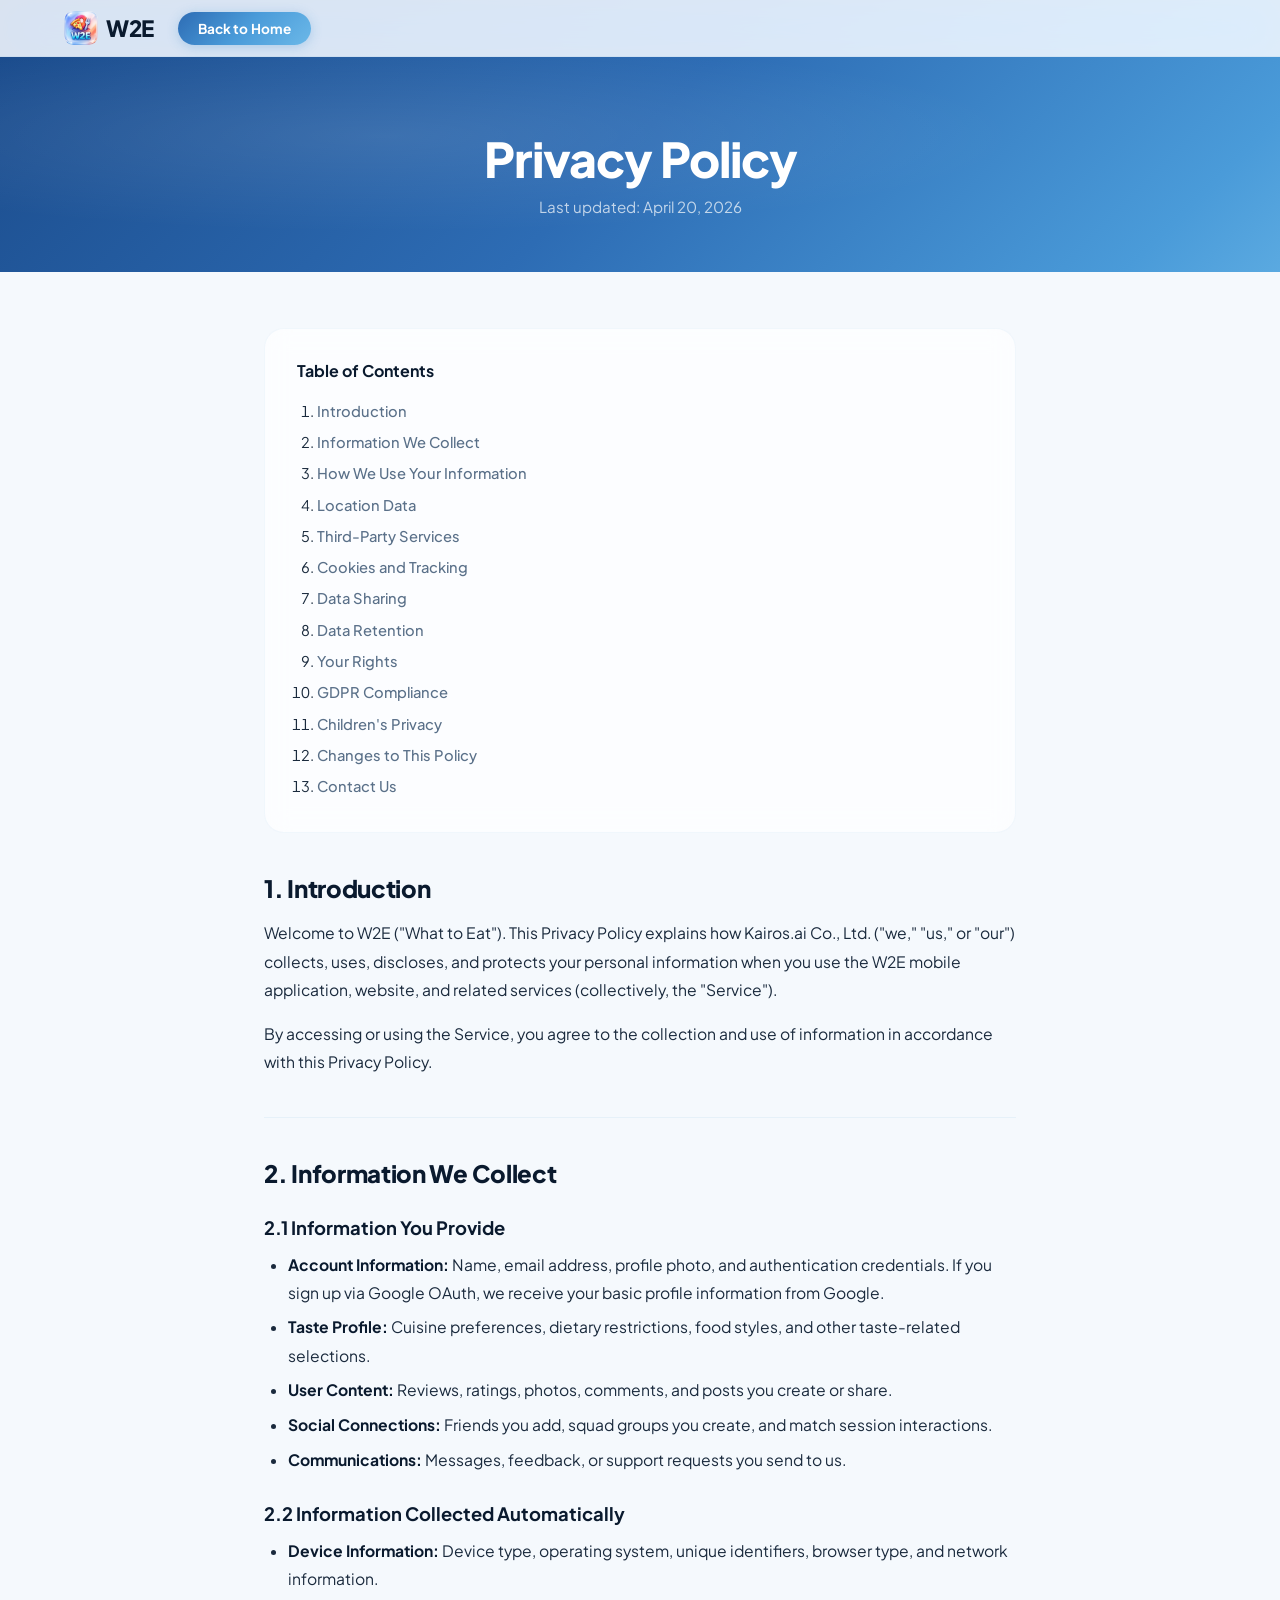
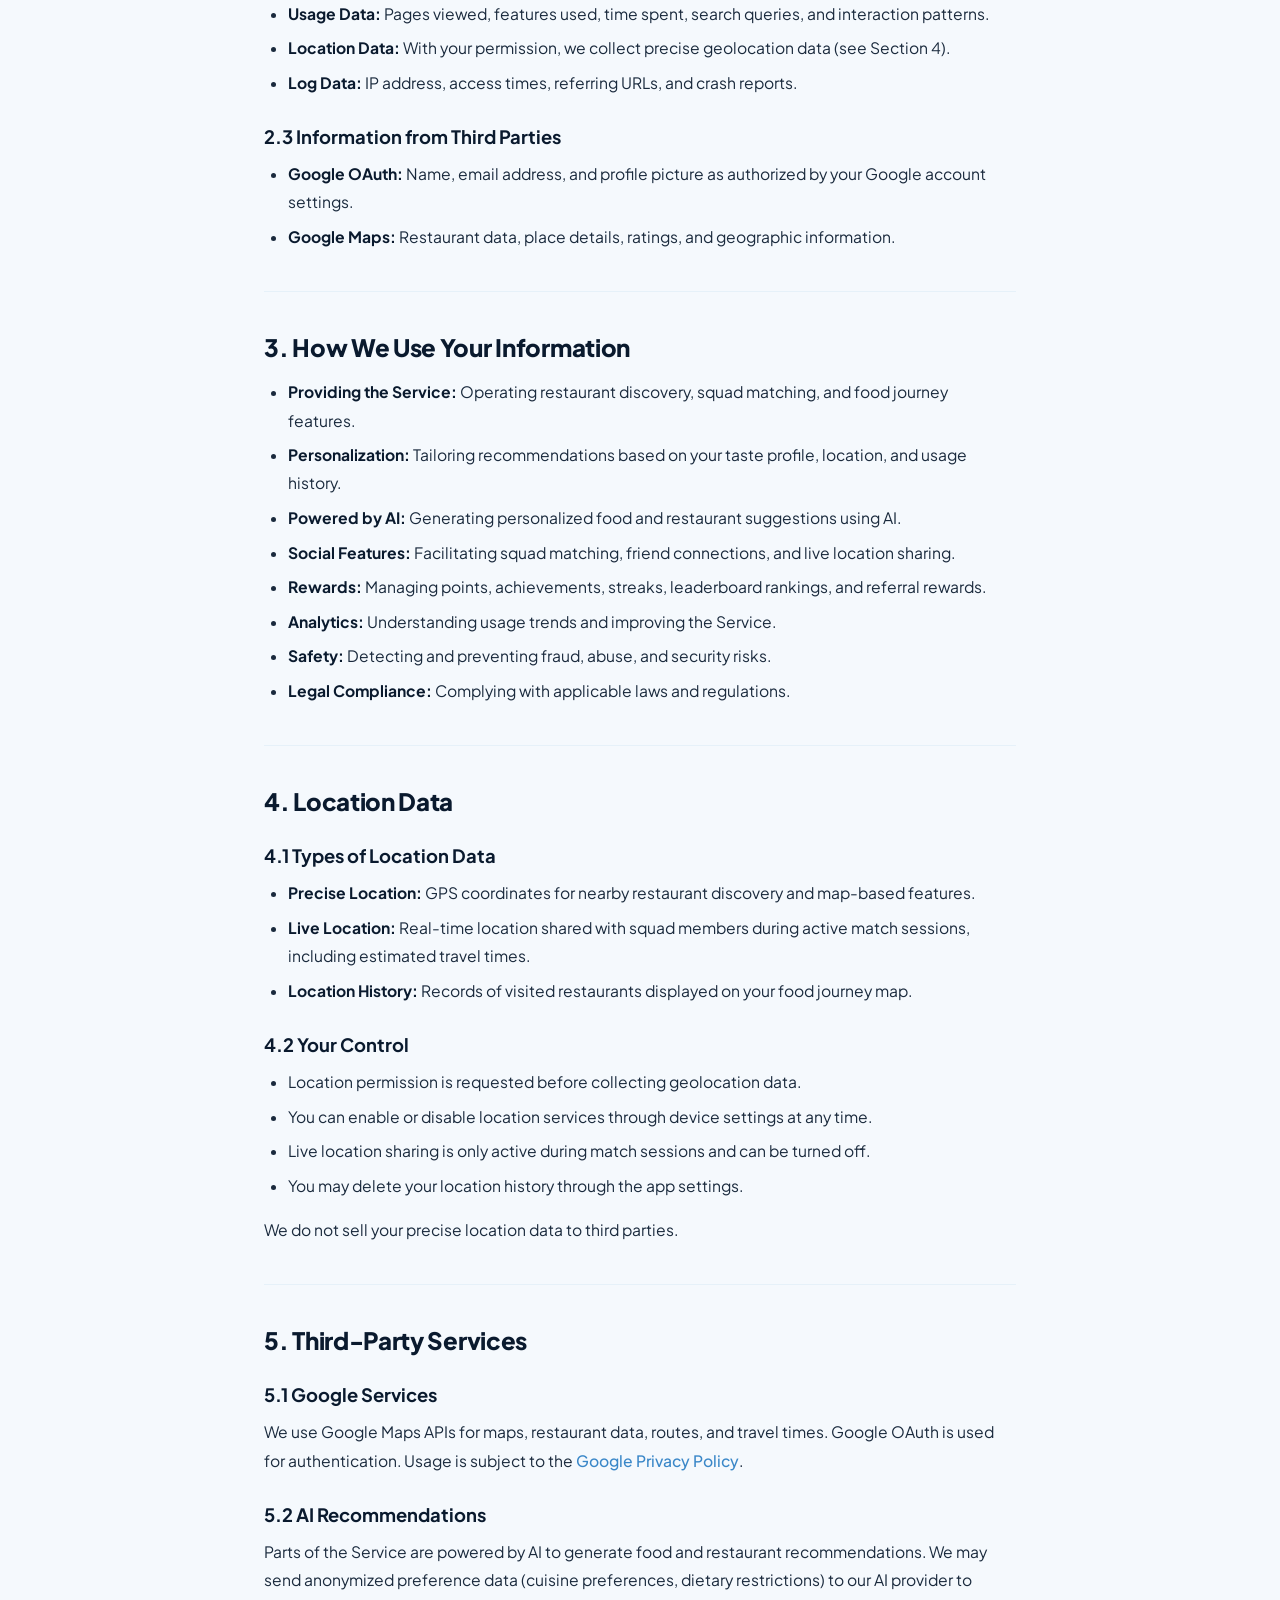
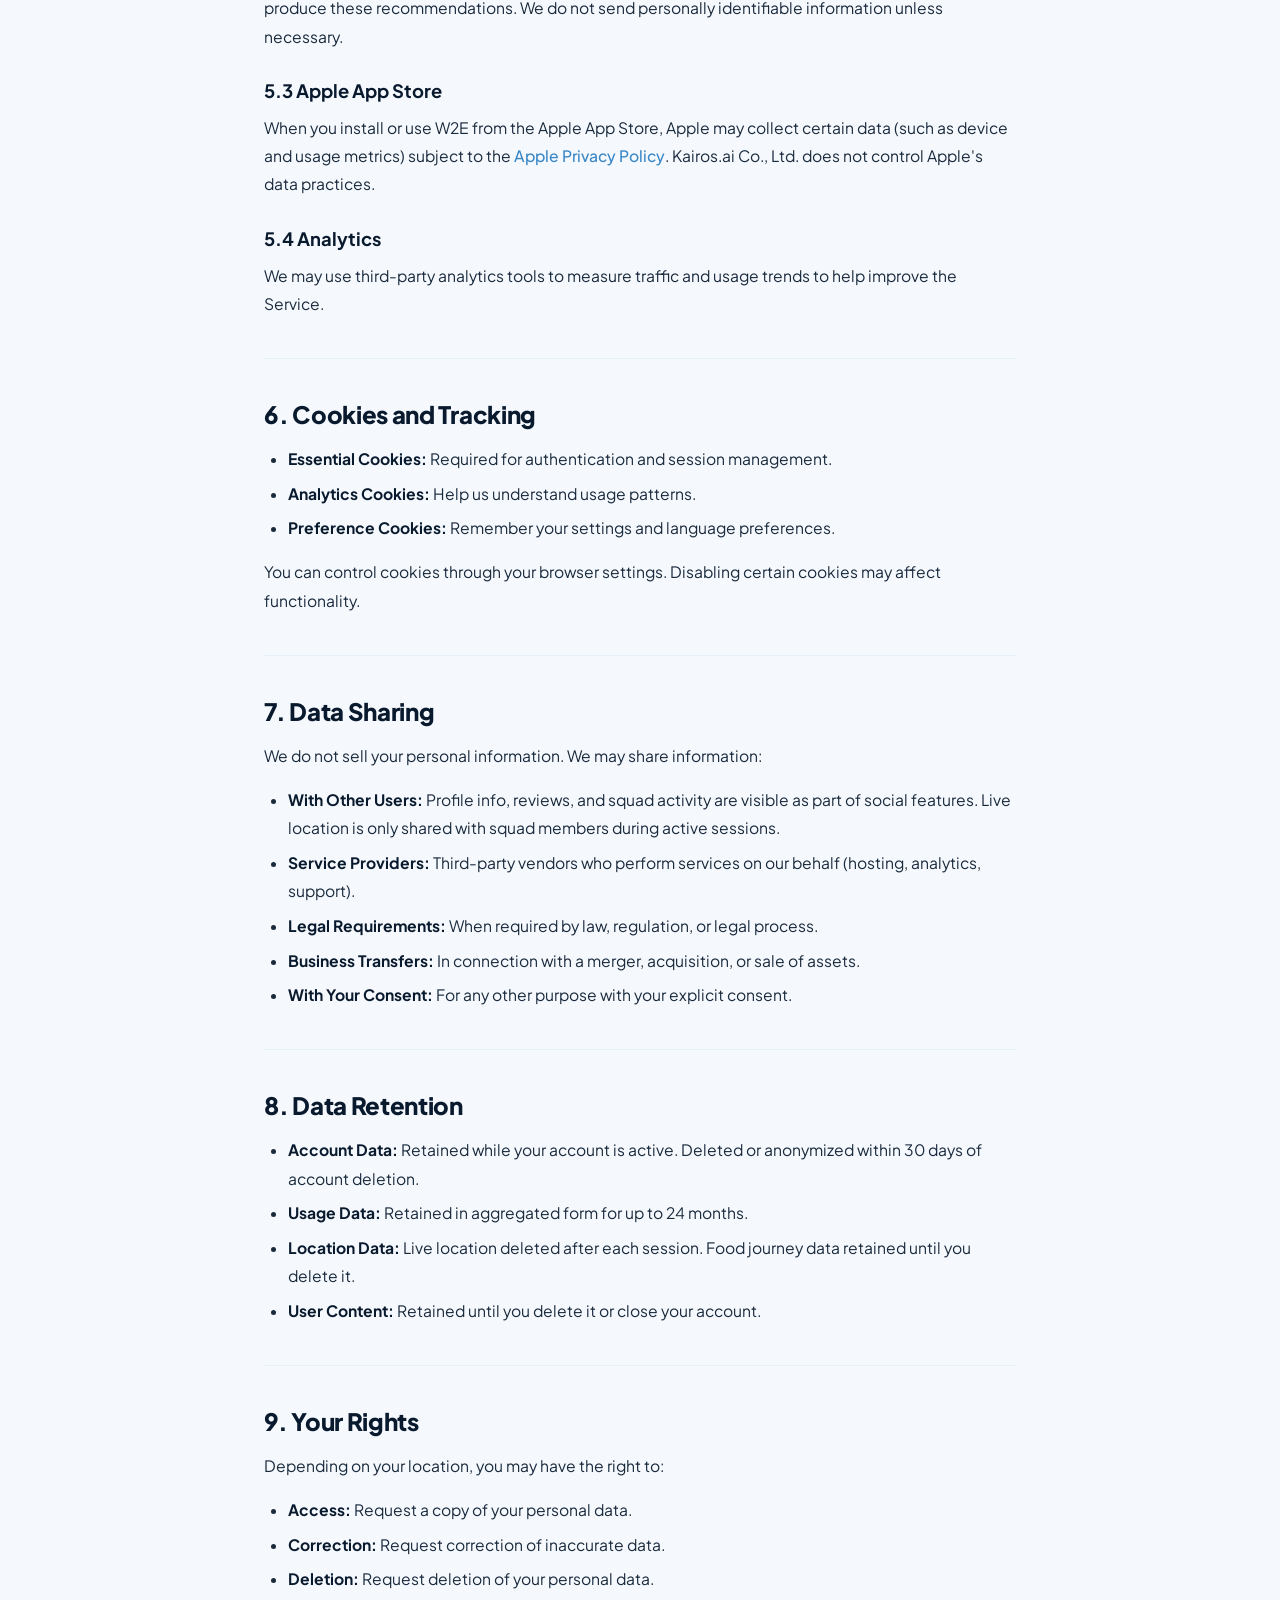
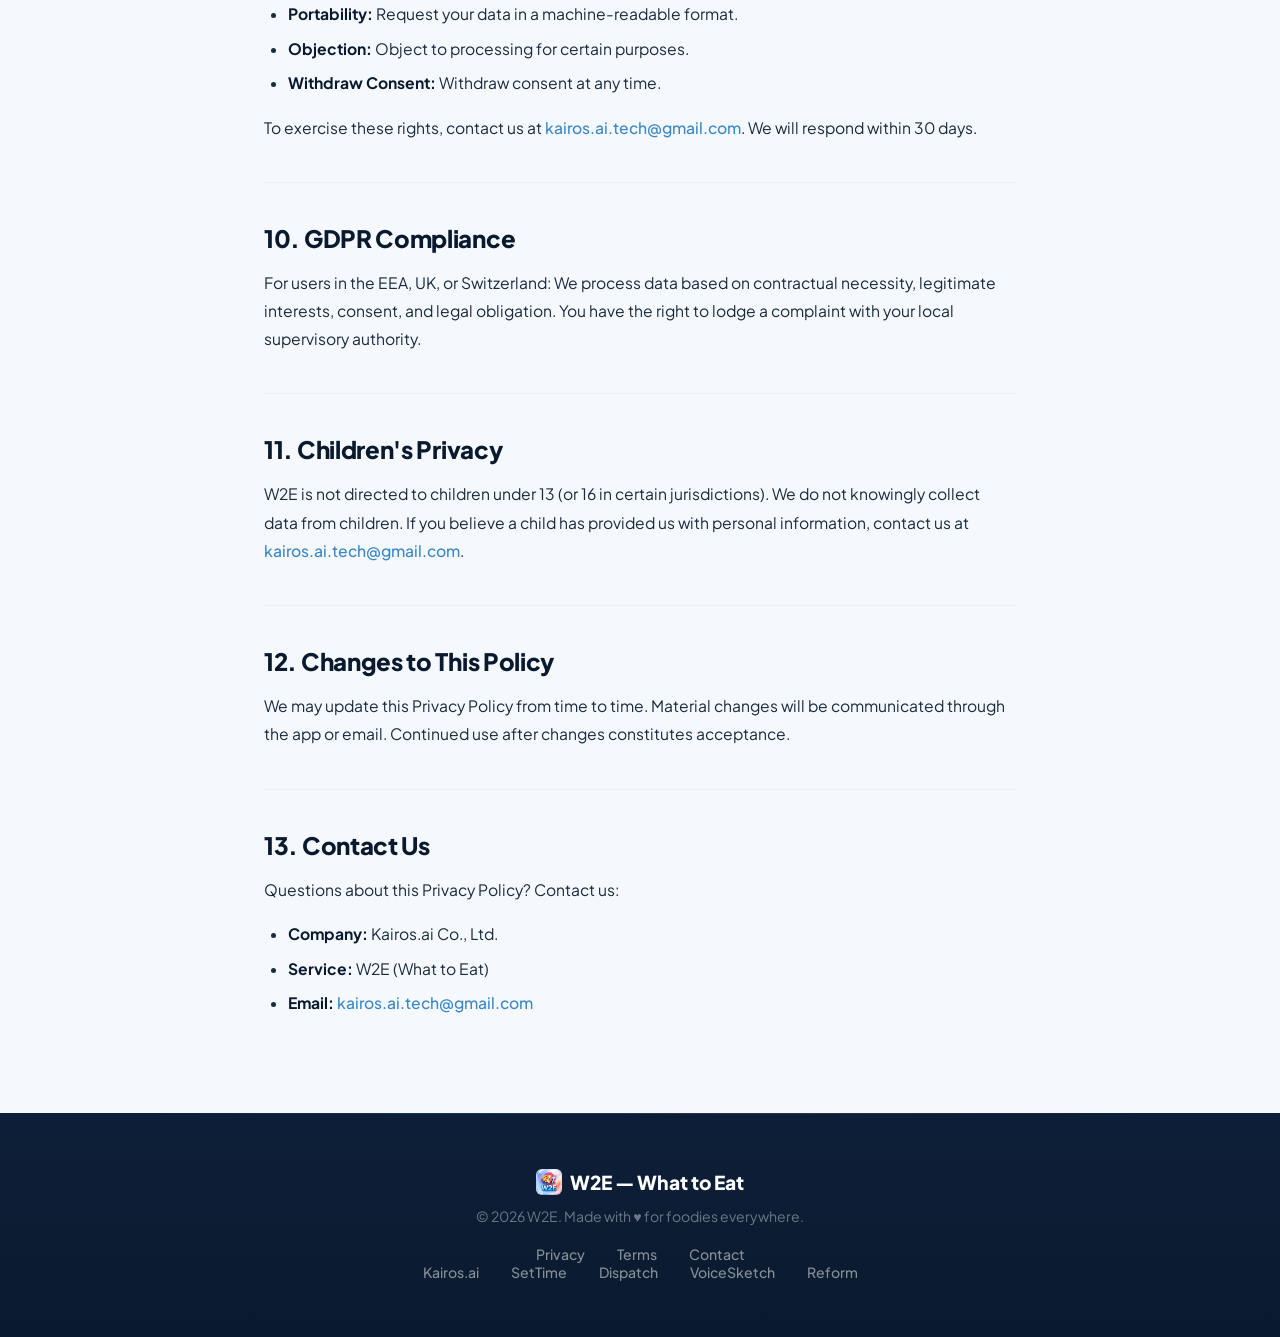
<file: privacy/index.html>
<!DOCTYPE html>
<html lang="en">
<head>
  <meta charset="UTF-8">
  <meta name="viewport" content="width=device-width, initial-scale=1.0">
  <title>Privacy Policy — W2E (What to Eat)</title>
  <meta name="description" content="Privacy Policy for W2E (What to Eat) — learn how we collect, use, and protect your personal data.">
  <link rel="canonical" href="https://w2e.kairosaitech.com/privacy">
  <link rel="icon" type="image/png" sizes="32x32" href="../imgs/favicon-32x32.png">
  <link rel="icon" type="image/png" sizes="16x16" href="../imgs/favicon-16x16.png">
  <link rel="preconnect" href="https://fonts.googleapis.com">
  <link rel="preconnect" href="https://fonts.gstatic.com" crossorigin>
  <link href="https://fonts.googleapis.com/css2?family=Plus+Jakarta+Sans:wght@400;500;600;700;800;900&display=swap" rel="stylesheet">
  <link rel="stylesheet" href="../style.css">
</head>
<body>
  <nav class="nav">
    <div class="nav-inner">
      <a href="../" class="nav-logo"><img src="../imgs/w2e_app_icon.png" alt="W2E logo" class="nav-logo-img">W2E</a>
      <div class="nav-right"><a href="../" class="btn btn-nav">Back to Home</a></div>
    </div>
  </nav>

  <section class="legal-hero">
    <div class="legal-hero-content">
      <h1>Privacy Policy</h1>
      <p class="legal-updated">Last updated: April 20, 2026</p>
    </div>
  </section>

  <div class="legal-container">
    <div class="legal-toc">
      <p>Table of Contents</p>
      <ol>
        <li><a href="#introduction">Introduction</a></li>
        <li><a href="#information-we-collect">Information We Collect</a></li>
        <li><a href="#how-we-use">How We Use Your Information</a></li>
        <li><a href="#location-data">Location Data</a></li>
        <li><a href="#third-party">Third-Party Services</a></li>
        <li><a href="#cookies">Cookies and Tracking</a></li>
        <li><a href="#data-sharing">Data Sharing</a></li>
        <li><a href="#data-retention">Data Retention</a></li>
        <li><a href="#your-rights">Your Rights</a></li>
        <li><a href="#gdpr">GDPR Compliance</a></li>
        <li><a href="#children">Children's Privacy</a></li>
        <li><a href="#changes">Changes to This Policy</a></li>
        <li><a href="#contact">Contact Us</a></li>
      </ol>
    </div>

    <h2 id="introduction">1. Introduction</h2>
    <p>Welcome to W2E ("What to Eat"). This Privacy Policy explains how Kairos.ai Co., Ltd. ("we," "us," or "our") collects, uses, discloses, and protects your personal information when you use the W2E mobile application, website, and related services (collectively, the "Service").</p>
    <p>By accessing or using the Service, you agree to the collection and use of information in accordance with this Privacy Policy.</p>

    <hr class="legal-divider">

    <h2 id="information-we-collect">2. Information We Collect</h2>
    <h3>2.1 Information You Provide</h3>
    <ul>
      <li><strong>Account Information:</strong> Name, email address, profile photo, and authentication credentials. If you sign up via Google OAuth, we receive your basic profile information from Google.</li>
      <li><strong>Taste Profile:</strong> Cuisine preferences, dietary restrictions, food styles, and other taste-related selections.</li>
      <li><strong>User Content:</strong> Reviews, ratings, photos, comments, and posts you create or share.</li>
      <li><strong>Social Connections:</strong> Friends you add, squad groups you create, and match session interactions.</li>
      <li><strong>Communications:</strong> Messages, feedback, or support requests you send to us.</li>
    </ul>

    <h3>2.2 Information Collected Automatically</h3>
    <ul>
      <li><strong>Device Information:</strong> Device type, operating system, unique identifiers, browser type, and network information.</li>
      <li><strong>Usage Data:</strong> Pages viewed, features used, time spent, search queries, and interaction patterns.</li>
      <li><strong>Location Data:</strong> With your permission, we collect precise geolocation data (see Section 4).</li>
      <li><strong>Log Data:</strong> IP address, access times, referring URLs, and crash reports.</li>
    </ul>

    <h3>2.3 Information from Third Parties</h3>
    <ul>
      <li><strong>Google OAuth:</strong> Name, email address, and profile picture as authorized by your Google account settings.</li>
      <li><strong>Google Maps:</strong> Restaurant data, place details, ratings, and geographic information.</li>
    </ul>

    <hr class="legal-divider">

    <h2 id="how-we-use">3. How We Use Your Information</h2>
    <ul>
      <li><strong>Providing the Service:</strong> Operating restaurant discovery, squad matching, and food journey features.</li>
      <li><strong>Personalization:</strong> Tailoring recommendations based on your taste profile, location, and usage history.</li>
      <li><strong>Powered by AI:</strong> Generating personalized food and restaurant suggestions using AI.</li>
      <li><strong>Social Features:</strong> Facilitating squad matching, friend connections, and live location sharing.</li>
      <li><strong>Rewards:</strong> Managing points, achievements, streaks, leaderboard rankings, and referral rewards.</li>
      <li><strong>Analytics:</strong> Understanding usage trends and improving the Service.</li>
      <li><strong>Safety:</strong> Detecting and preventing fraud, abuse, and security risks.</li>
      <li><strong>Legal Compliance:</strong> Complying with applicable laws and regulations.</li>
    </ul>

    <hr class="legal-divider">

    <h2 id="location-data">4. Location Data</h2>
    <h3>4.1 Types of Location Data</h3>
    <ul>
      <li><strong>Precise Location:</strong> GPS coordinates for nearby restaurant discovery and map-based features.</li>
      <li><strong>Live Location:</strong> Real-time location shared with squad members during active match sessions, including estimated travel times.</li>
      <li><strong>Location History:</strong> Records of visited restaurants displayed on your food journey map.</li>
    </ul>
    <h3>4.2 Your Control</h3>
    <ul>
      <li>Location permission is requested before collecting geolocation data.</li>
      <li>You can enable or disable location services through device settings at any time.</li>
      <li>Live location sharing is only active during match sessions and can be turned off.</li>
      <li>You may delete your location history through the app settings.</li>
    </ul>
    <p>We do not sell your precise location data to third parties.</p>

    <hr class="legal-divider">

    <h2 id="third-party">5. Third-Party Services</h2>
    <h3>5.1 Google Services</h3>
    <p>We use Google Maps APIs for maps, restaurant data, routes, and travel times. Google OAuth is used for authentication. Usage is subject to the <a href="https://policies.google.com/privacy" target="_blank" rel="noopener">Google Privacy Policy</a>.</p>
    <h3>5.2 AI Recommendations</h3>
    <p>Parts of the Service are powered by AI to generate food and restaurant recommendations. We may send anonymized preference data (cuisine preferences, dietary restrictions) to our AI provider to produce these recommendations. We do not send personally identifiable information unless necessary.</p>
    <h3>5.3 Apple App Store</h3>
    <p>When you install or use W2E from the Apple App Store, Apple may collect certain data (such as device and usage metrics) subject to the <a href="https://www.apple.com/legal/privacy/" target="_blank" rel="noopener">Apple Privacy Policy</a>. Kairos.ai Co., Ltd. does not control Apple's data practices.</p>
    <h3>5.4 Analytics</h3>
    <p>We may use third-party analytics tools to measure traffic and usage trends to help improve the Service.</p>

    <hr class="legal-divider">

    <h2 id="cookies">6. Cookies and Tracking</h2>
    <ul>
      <li><strong>Essential Cookies:</strong> Required for authentication and session management.</li>
      <li><strong>Analytics Cookies:</strong> Help us understand usage patterns.</li>
      <li><strong>Preference Cookies:</strong> Remember your settings and language preferences.</li>
    </ul>
    <p>You can control cookies through your browser settings. Disabling certain cookies may affect functionality.</p>

    <hr class="legal-divider">

    <h2 id="data-sharing">7. Data Sharing</h2>
    <p>We do not sell your personal information. We may share information:</p>
    <ul>
      <li><strong>With Other Users:</strong> Profile info, reviews, and squad activity are visible as part of social features. Live location is only shared with squad members during active sessions.</li>
      <li><strong>Service Providers:</strong> Third-party vendors who perform services on our behalf (hosting, analytics, support).</li>
      <li><strong>Legal Requirements:</strong> When required by law, regulation, or legal process.</li>
      <li><strong>Business Transfers:</strong> In connection with a merger, acquisition, or sale of assets.</li>
      <li><strong>With Your Consent:</strong> For any other purpose with your explicit consent.</li>
    </ul>

    <hr class="legal-divider">

    <h2 id="data-retention">8. Data Retention</h2>
    <ul>
      <li><strong>Account Data:</strong> Retained while your account is active. Deleted or anonymized within 30 days of account deletion.</li>
      <li><strong>Usage Data:</strong> Retained in aggregated form for up to 24 months.</li>
      <li><strong>Location Data:</strong> Live location deleted after each session. Food journey data retained until you delete it.</li>
      <li><strong>User Content:</strong> Retained until you delete it or close your account.</li>
    </ul>

    <hr class="legal-divider">

    <h2 id="your-rights">9. Your Rights</h2>
    <p>Depending on your location, you may have the right to:</p>
    <ul>
      <li><strong>Access:</strong> Request a copy of your personal data.</li>
      <li><strong>Correction:</strong> Request correction of inaccurate data.</li>
      <li><strong>Deletion:</strong> Request deletion of your personal data.</li>
      <li><strong>Portability:</strong> Request your data in a machine-readable format.</li>
      <li><strong>Objection:</strong> Object to processing for certain purposes.</li>
      <li><strong>Withdraw Consent:</strong> Withdraw consent at any time.</li>
    </ul>
    <p>To exercise these rights, contact us at <a href="mailto:kairos.ai.tech@gmail.com">kairos.ai.tech@gmail.com</a>. We will respond within 30 days.</p>

    <hr class="legal-divider">

    <h2 id="gdpr">10. GDPR Compliance</h2>
    <p>For users in the EEA, UK, or Switzerland: We process data based on contractual necessity, legitimate interests, consent, and legal obligation. You have the right to lodge a complaint with your local supervisory authority.</p>

    <hr class="legal-divider">

    <h2 id="children">11. Children's Privacy</h2>
    <p>W2E is not directed to children under 13 (or 16 in certain jurisdictions). We do not knowingly collect data from children. If you believe a child has provided us with personal information, contact us at <a href="mailto:kairos.ai.tech@gmail.com">kairos.ai.tech@gmail.com</a>.</p>

    <hr class="legal-divider">

    <h2 id="changes">12. Changes to This Policy</h2>
    <p>We may update this Privacy Policy from time to time. Material changes will be communicated through the app or email. Continued use after changes constitutes acceptance.</p>

    <hr class="legal-divider">

    <h2 id="contact">13. Contact Us</h2>
    <p>Questions about this Privacy Policy? Contact us:</p>
    <ul>
      <li><strong>Company:</strong> Kairos.ai Co., Ltd.</li>
      <li><strong>Service:</strong> W2E (What to Eat)</li>
      <li><strong>Email:</strong> <a href="mailto:kairos.ai.tech@gmail.com">kairos.ai.tech@gmail.com</a></li>
    </ul>
  </div>

  <footer class="footer">
    <div class="footer-inner">
      <p class="footer-logo"><img src="../imgs/w2e_app_icon.png" alt="W2E logo" class="footer-logo-img" loading="lazy">W2E — What to Eat</p>
      <p class="footer-copy">&copy; 2026 W2E. Made with &hearts; for foodies everywhere.</p>
      <div class="footer-links">
        <a href="../privacy">Privacy</a>
        <a href="../terms">Terms</a>
        <a href="mailto:kairos.ai.tech@gmail.com">Contact</a>
      </div>
      <div class="footer-links" aria-label="More from Kairos.ai" role="group">
        <a href="https://www.kairosaitech.com/">Kairos.ai</a>
        <a href="https://settime.kairosaitech.com/">SetTime</a>
        <a href="https://dispatch.kairosaitech.com/">Dispatch</a>
        <a href="https://voicesketch.kairosaitech.com/">VoiceSketch</a>
        <a href="https://reform.kairosaitech.com/">Reform</a>
      </div>
    </div>
  </footer>
</body>
</html>
</file>
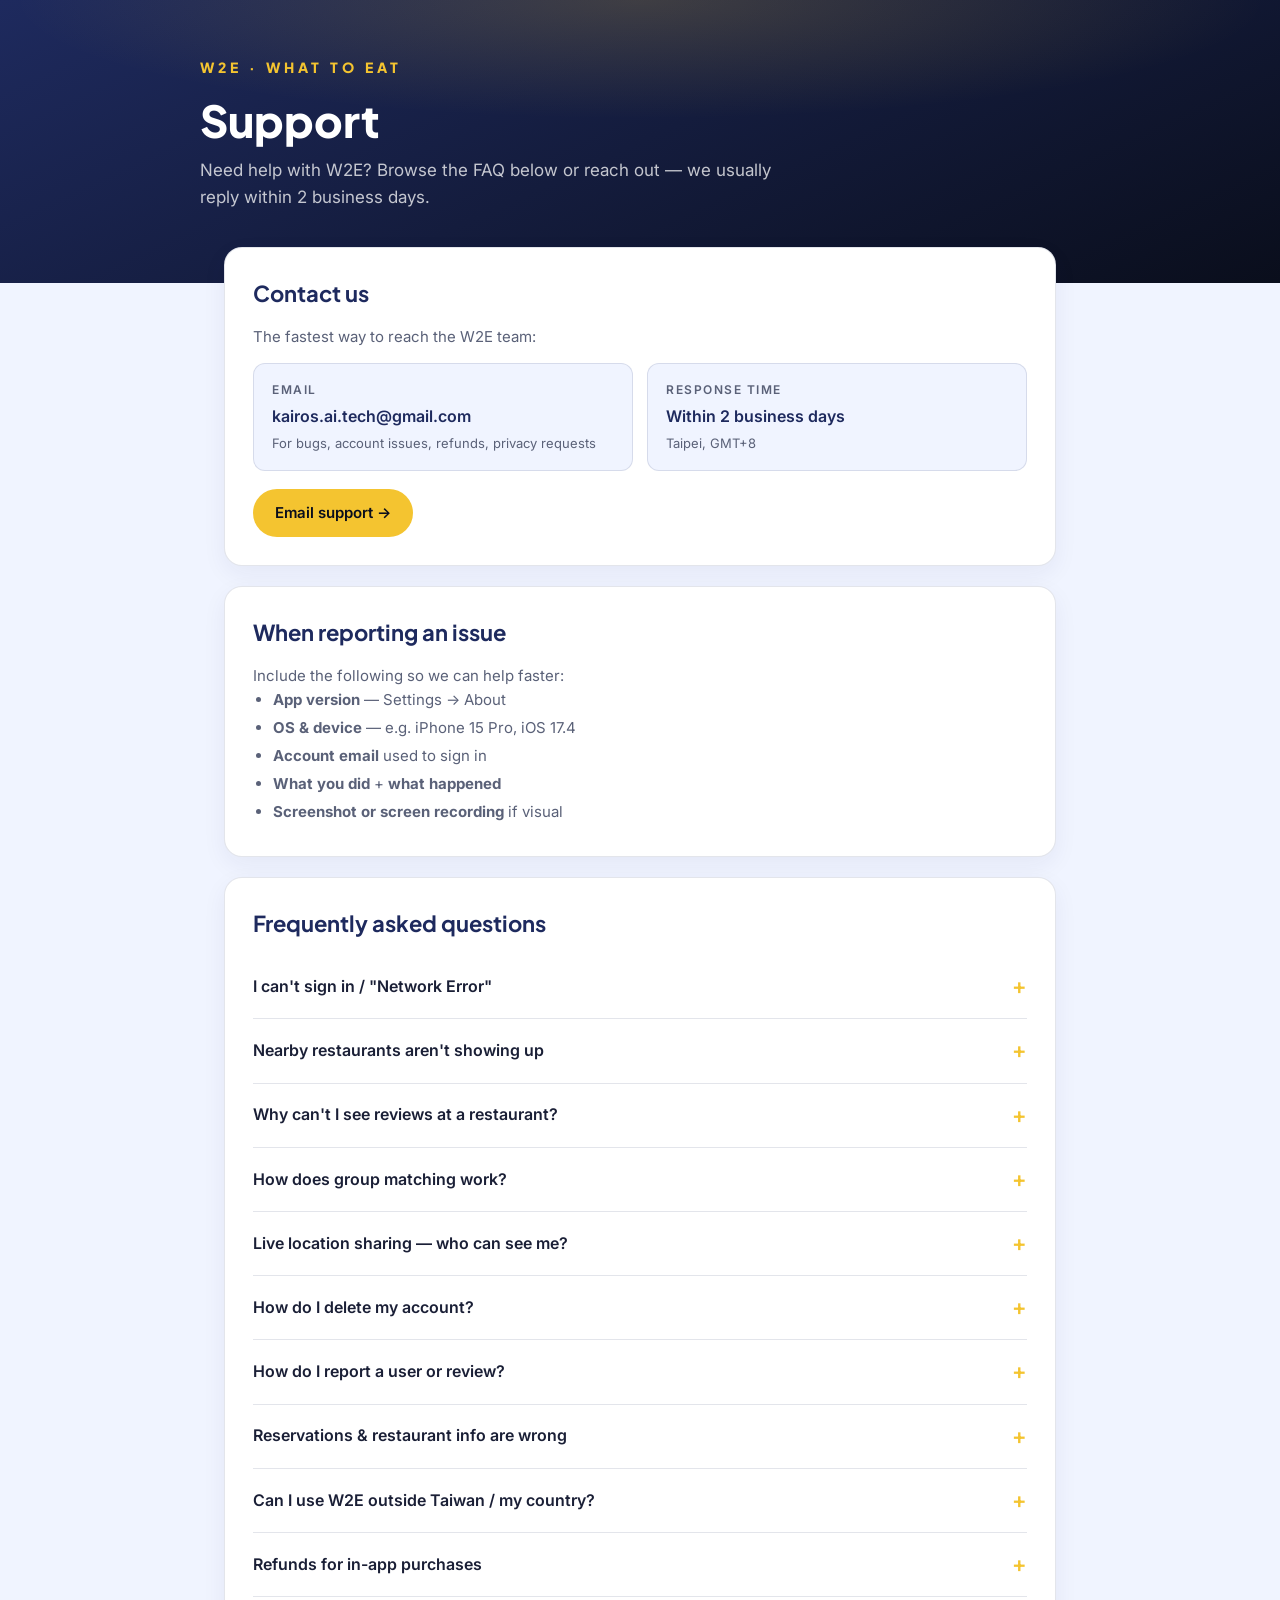
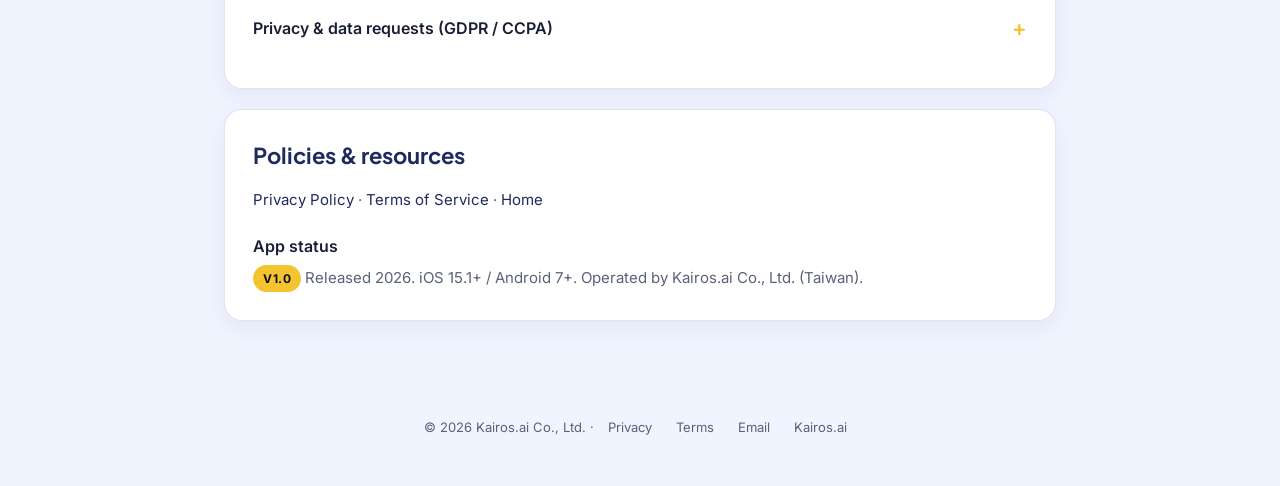
<file: support/index.html>
<!doctype html>
<html lang="en">
<head>
  <meta charset="utf-8" />
  <meta name="viewport" content="width=device-width,initial-scale=1,viewport-fit=cover" />
  <title>W2E – Support</title>
  <meta name="description" content="Help and contact for W2E — the restaurant decision app for groups." />
  <meta name="robots" content="index,follow" />
  <link rel="canonical" href="https://w2e.kairosaitech.com/support" />

  <!-- OG / Twitter -->
  <meta property="og:title" content="W2E – Support" />
  <meta property="og:description" content="Get help with W2E. Contact, FAQ, troubleshooting." />
  <meta property="og:url" content="https://w2e.kairosaitech.com/support" />
  <meta property="og:type" content="website" />
  <meta name="twitter:card" content="summary" />

  <link rel="preconnect" href="https://fonts.googleapis.com" />
  <link rel="preconnect" href="https://fonts.gstatic.com" crossorigin />
  <link href="https://fonts.googleapis.com/css2?family=Inter:wght@400;500;600;700&family=Plus+Jakarta+Sans:wght@600;700;800&display=swap" rel="stylesheet" />

  <style>
    :root {
      --navy: #1E2A5E;
      --navy-deep: #0A0E1C;
      --gold: #F4C430;
      --red: #E74C3C;
      --ice: #F0F4FF;
      --text: #1A1F36;
      --muted: #5A6178;
      --border: rgba(30,42,94,0.12);
      --card: #ffffff;
    }
    * { box-sizing: border-box; margin: 0; padding: 0; }
    html, body { background: var(--ice); color: var(--text); font-family: 'Inter', -apple-system, BlinkMacSystemFont, sans-serif; line-height: 1.6; -webkit-font-smoothing: antialiased; }
    a { color: var(--navy); text-decoration: none; }
    a:hover { text-decoration: underline; }

    /* Hero */
    header.hero {
      background: linear-gradient(155deg, var(--navy) 0%, var(--navy-deep) 100%);
      color: #fff;
      padding: 56px 24px 72px;
      position: relative;
      overflow: hidden;
    }
    header.hero::before {
      content: "";
      position: absolute; inset: 0;
      background: radial-gradient(ellipse 70% 60% at 50% 0%, rgba(244,196,48,0.18) 0%, transparent 70%);
      pointer-events: none;
    }
    .hero-inner { max-width: 880px; margin: 0 auto; position: relative; }
    .brand {
      font-family: 'Plus Jakarta Sans', sans-serif;
      font-weight: 800; font-size: 14px; letter-spacing: 4px;
      color: var(--gold); text-transform: uppercase;
      margin-bottom: 18px;
    }
    h1 {
      font-family: 'Plus Jakarta Sans', sans-serif;
      font-weight: 800; font-size: clamp(32px, 5vw, 44px); line-height: 1.1;
      margin-bottom: 12px;
    }
    .hero p { color: rgba(255,255,255,0.75); font-size: 17px; max-width: 600px; }

    /* Layout */
    main { max-width: 880px; margin: -36px auto 64px; padding: 0 24px; position: relative; z-index: 1; }
    .card {
      background: var(--card);
      border: 1px solid var(--border);
      border-radius: 18px;
      padding: 28px;
      margin-bottom: 20px;
      box-shadow: 0 8px 24px rgba(30,42,94,0.06);
    }
    .card h2 {
      font-family: 'Plus Jakarta Sans', sans-serif;
      font-weight: 700; font-size: 22px;
      margin-bottom: 14px; color: var(--navy);
    }
    .card h3 {
      font-weight: 600; font-size: 16px; color: var(--text);
      margin: 18px 0 6px;
    }
    .card p, .card li { color: var(--muted); font-size: 15px; }
    .card ul { padding-left: 20px; }
    .card li { margin-bottom: 4px; }

    /* Contact tile */
    .contact-grid {
      display: grid; grid-template-columns: 1fr; gap: 14px; margin-top: 14px;
    }
    @media (min-width: 640px) { .contact-grid { grid-template-columns: 1fr 1fr; } }
    .contact-tile {
      display: flex; flex-direction: column; gap: 4px;
      background: var(--ice); border-radius: 12px; padding: 16px 18px;
      border: 1px solid var(--border);
    }
    .contact-tile .label { font-size: 12px; text-transform: uppercase; letter-spacing: 1.5px; color: var(--muted); font-weight: 600; }
    .contact-tile .value { font-size: 16px; font-weight: 600; color: var(--navy); word-break: break-all; }
    .contact-tile small { color: var(--muted); font-size: 13px; }

    /* FAQ */
    details {
      border-top: 1px solid var(--border);
      padding: 14px 0;
    }
    details:first-of-type { border-top: none; }
    summary {
      list-style: none;
      cursor: pointer;
      font-weight: 600;
      color: var(--text);
      display: flex; align-items: center; justify-content: space-between;
      font-size: 16px;
    }
    summary::-webkit-details-marker { display: none; }
    summary::after {
      content: "+";
      font-size: 22px; color: var(--gold); margin-left: 12px;
      transition: transform 0.2s;
    }
    details[open] summary::after { content: "−"; }
    details > p, details > ul { margin-top: 10px; }

    /* Pill */
    .pill {
      display: inline-block; background: var(--gold);
      color: var(--navy-deep);
      padding: 4px 10px; border-radius: 999px;
      font-size: 12px; font-weight: 700; letter-spacing: 0.5px;
      text-transform: uppercase;
    }

    /* CTA button */
    .btn {
      display: inline-flex; align-items: center; gap: 8px;
      background: var(--navy); color: #fff !important;
      padding: 12px 22px; border-radius: 999px;
      font-weight: 600; font-size: 15px;
      transition: transform 0.15s, box-shadow 0.15s;
      text-decoration: none !important;
    }
    .btn:hover { transform: translateY(-1px); box-shadow: 0 6px 16px rgba(30,42,94,0.25); }
    .btn-gold { background: var(--gold); color: var(--navy-deep) !important; }

    footer {
      max-width: 880px; margin: 0 auto; padding: 32px 24px 48px;
      text-align: center; color: var(--muted); font-size: 13px;
    }
    footer a { color: var(--muted); margin: 0 10px; }
  </style>
</head>
<body>

  <header class="hero">
    <div class="hero-inner">
      <div class="brand">W2E · What to Eat</div>
      <h1>Support</h1>
      <p>Need help with W2E? Browse the FAQ below or reach out — we usually reply within 2 business days.</p>
    </div>
  </header>

  <main>

    <!-- CONTACT -->
    <section class="card">
      <h2>Contact us</h2>
      <p>The fastest way to reach the W2E team:</p>
      <div class="contact-grid">
        <a class="contact-tile" href="mailto:kairos.ai.tech@gmail.com?subject=W2E%20Support">
          <span class="label">Email</span>
          <span class="value">kairos.ai.tech@gmail.com</span>
          <small>For bugs, account issues, refunds, privacy requests</small>
        </a>
        <div class="contact-tile">
          <span class="label">Response time</span>
          <span class="value">Within 2 business days</span>
          <small>Taipei, GMT+8</small>
        </div>
      </div>
      <p style="margin-top: 18px;">
        <a class="btn btn-gold" href="mailto:kairos.ai.tech@gmail.com?subject=W2E%20Support%20Request&body=App%20version:%20%0AiOS%2FAndroid%20version:%20%0ADevice%20model:%20%0AWhat%20happened:%20%0ASteps%20to%20reproduce:%20">
          Email support →
        </a>
      </p>
    </section>

    <!-- WHAT TO INCLUDE -->
    <section class="card">
      <h2>When reporting an issue</h2>
      <p>Include the following so we can help faster:</p>
      <ul>
        <li><strong>App version</strong> — Settings → About</li>
        <li><strong>OS &amp; device</strong> — e.g. iPhone 15 Pro, iOS 17.4</li>
        <li><strong>Account email</strong> used to sign in</li>
        <li><strong>What you did</strong> + <strong>what happened</strong></li>
        <li><strong>Screenshot or screen recording</strong> if visual</li>
      </ul>
    </section>

    <!-- FAQ -->
    <section class="card">
      <h2>Frequently asked questions</h2>

      <details>
        <summary>I can't sign in / "Network Error"</summary>
        <p>1. Check internet connection. 2. Force-quit and reopen the app. 3. If you signed in with Apple or Google, make sure you're using the same provider as before — they create separate accounts. 4. Still stuck? Email us with your account email.</p>
      </details>

      <details>
        <summary>Nearby restaurants aren't showing up</summary>
        <p>W2E needs location permission to find restaurants near you. Open <strong>iOS Settings → W2E → Location → While Using the App</strong> (or Android <strong>Settings → Apps → W2E → Permissions → Location</strong>) and grant access. Then pull-to-refresh inside the app.</p>
      </details>

      <details>
        <summary>Why can't I see reviews at a restaurant?</summary>
        <p>W2E uses a fair-contribution model: post 1 photo or review at a place to unlock all reviews at that place. Post 3 anywhere to unlock all reviews globally. This keeps the community contributing instead of lurking.</p>
      </details>

      <details>
        <summary>How does group matching work?</summary>
        <p>Create a session, invite friends with a code or QR. Each member swipes through nearby restaurants. When everyone matches on the same place, the session locks in that pick. No one's preference dominates — everyone votes equally.</p>
      </details>

      <details>
        <summary>Live location sharing — who can see me?</summary>
        <p>Only the friends in your active session, and only while the session is active. Location stops sharing automatically when the session ends or you leave it. We never share location outside an active session.</p>
      </details>

      <details>
        <summary>How do I delete my account?</summary>
        <p>Open the app → <strong>Profile tab → Settings → Account → Delete account</strong>. This permanently removes your posts, reviews, friends, and personal data within 30 days, per our <a href="/privacy">Privacy Policy</a>. You can also email us at <a href="mailto:kairos.ai.tech@gmail.com">kairos.ai.tech@gmail.com</a> from your account email and we'll process the deletion manually.</p>
      </details>

      <details>
        <summary>How do I report a user or review?</summary>
        <p>Tap the <strong>•••</strong> menu on any user profile, post, or review to report content that violates our community guidelines. We review reports within 24 hours and act per our zero-tolerance policy on harassment, spam, and illegal content.</p>
      </details>

      <details>
        <summary>Reservations &amp; restaurant info are wrong</summary>
        <p>Restaurant details (hours, address, photos) come from Google Maps. If something looks wrong, we can't edit it directly — please report it to Google Maps. For W2E-side issues like a missing place, email us with the restaurant name and city.</p>
      </details>

      <details>
        <summary>Can I use W2E outside Taiwan / my country?</summary>
        <p>Yes. W2E works anywhere Google Maps Places coverage exists. The app supports 11 languages (English, Traditional Chinese, Japanese, Korean, German, Spanish, French, Italian, Portuguese-BR, Vietnamese, Indonesian).</p>
      </details>

      <details>
        <summary>Refunds for in-app purchases</summary>
        <p>W2E doesn't currently sell in-app purchases or subscriptions. If you were charged unexpectedly, please request a refund through <a href="https://reportaproblem.apple.com" target="_blank" rel="noopener">Apple Report a Problem</a> or Google Play, and email us so we can investigate.</p>
      </details>

      <details>
        <summary>Privacy &amp; data requests (GDPR / CCPA)</summary>
        <p>To request a copy of your data, deletion, or correction, email <a href="mailto:kairos.ai.tech@gmail.com">kairos.ai.tech@gmail.com</a> from your account email with subject <em>"Data Request"</em>. We respond within 30 days. See our <a href="/privacy">Privacy Policy</a> for full details.</p>
      </details>
    </section>

    <!-- POLICIES -->
    <section class="card">
      <h2>Policies &amp; resources</h2>
      <p>
        <a href="/privacy">Privacy Policy</a> ·
        <a href="/terms">Terms of Service</a> ·
        <a href="/">Home</a>
      </p>
      <h3 style="margin-top: 22px;">App status</h3>
      <p>
        <span class="pill">v1.0</span>
        Released 2026. iOS 15.1+ / Android 7+.
        Operated by Kairos.ai Co., Ltd. (Taiwan).
      </p>
    </section>

  </main>

  <footer>
    © 2026 Kairos.ai Co., Ltd. ·
    <a href="/privacy">Privacy</a>
    <a href="/terms">Terms</a>
    <a href="mailto:kairos.ai.tech@gmail.com">Email</a>
    <a href="https://www.kairosaitech.com/">Kairos.ai</a>
  </footer>

</body>
</html>
</file>
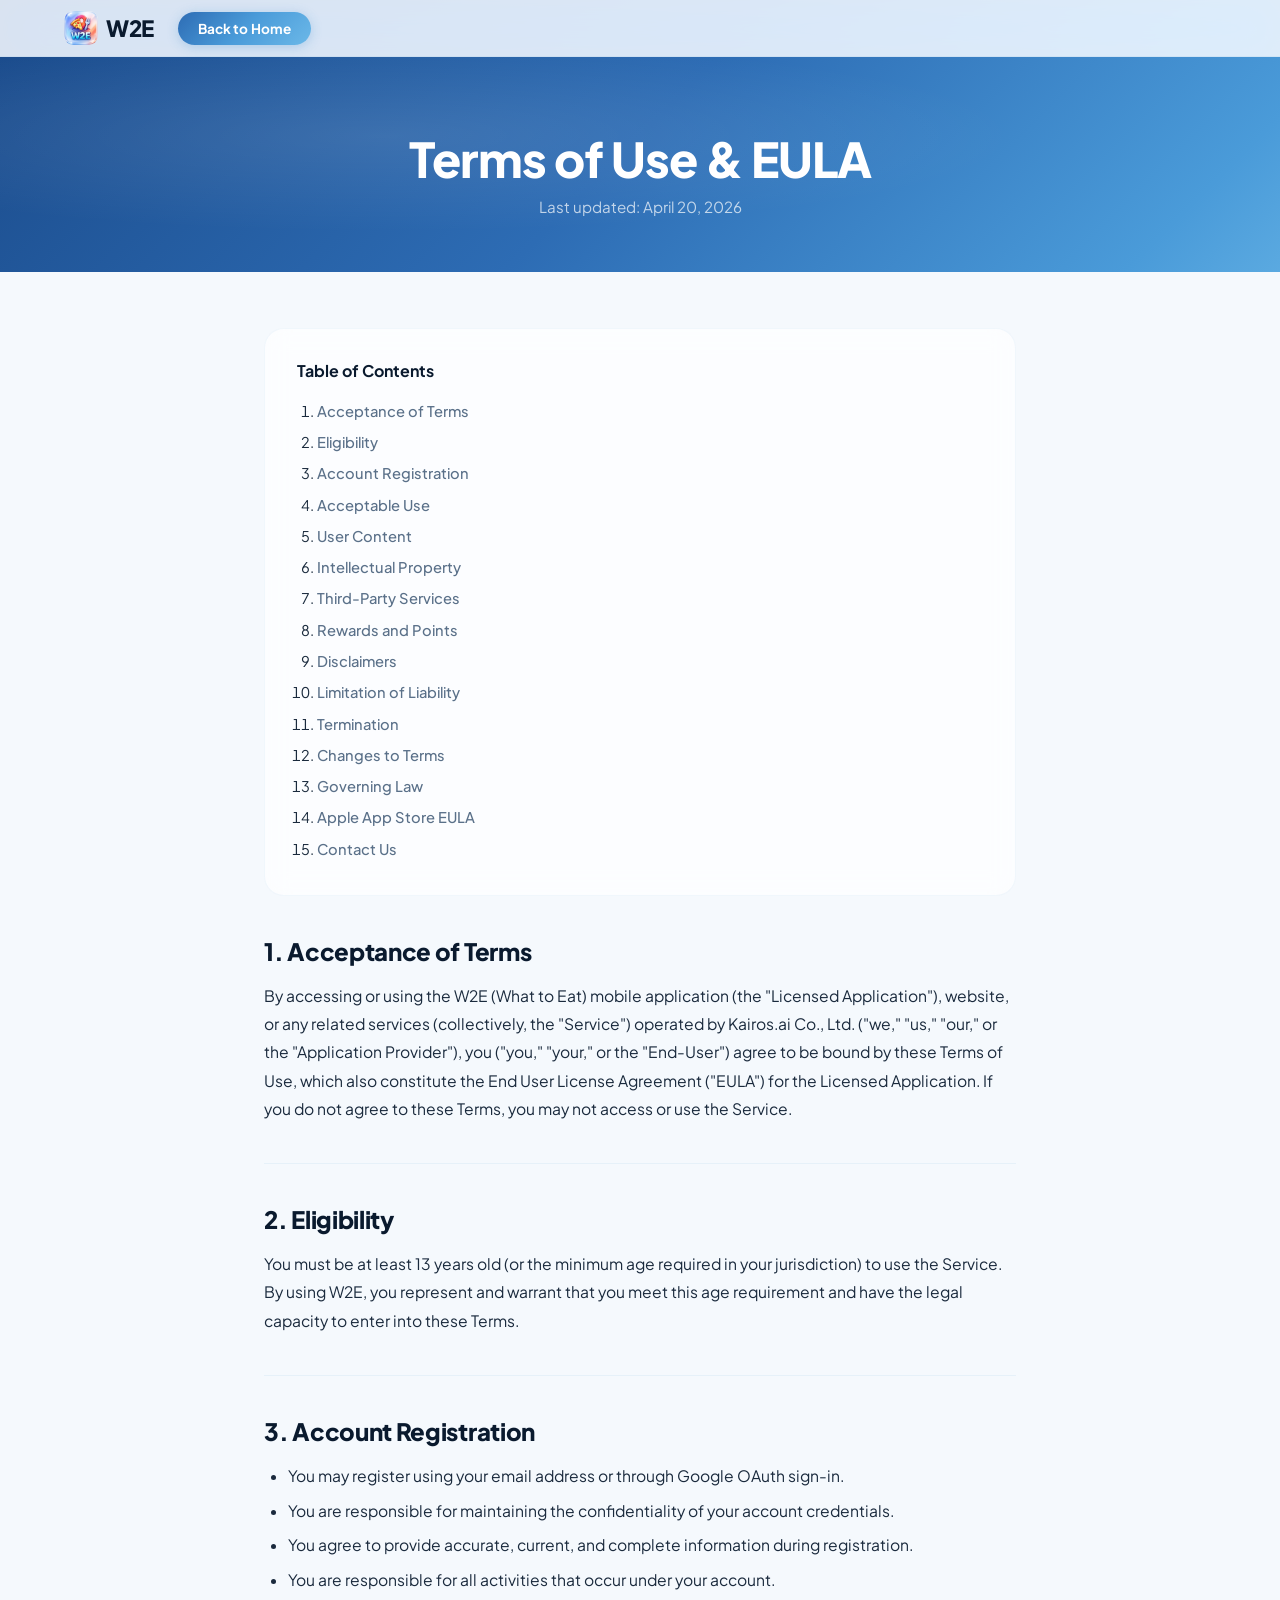
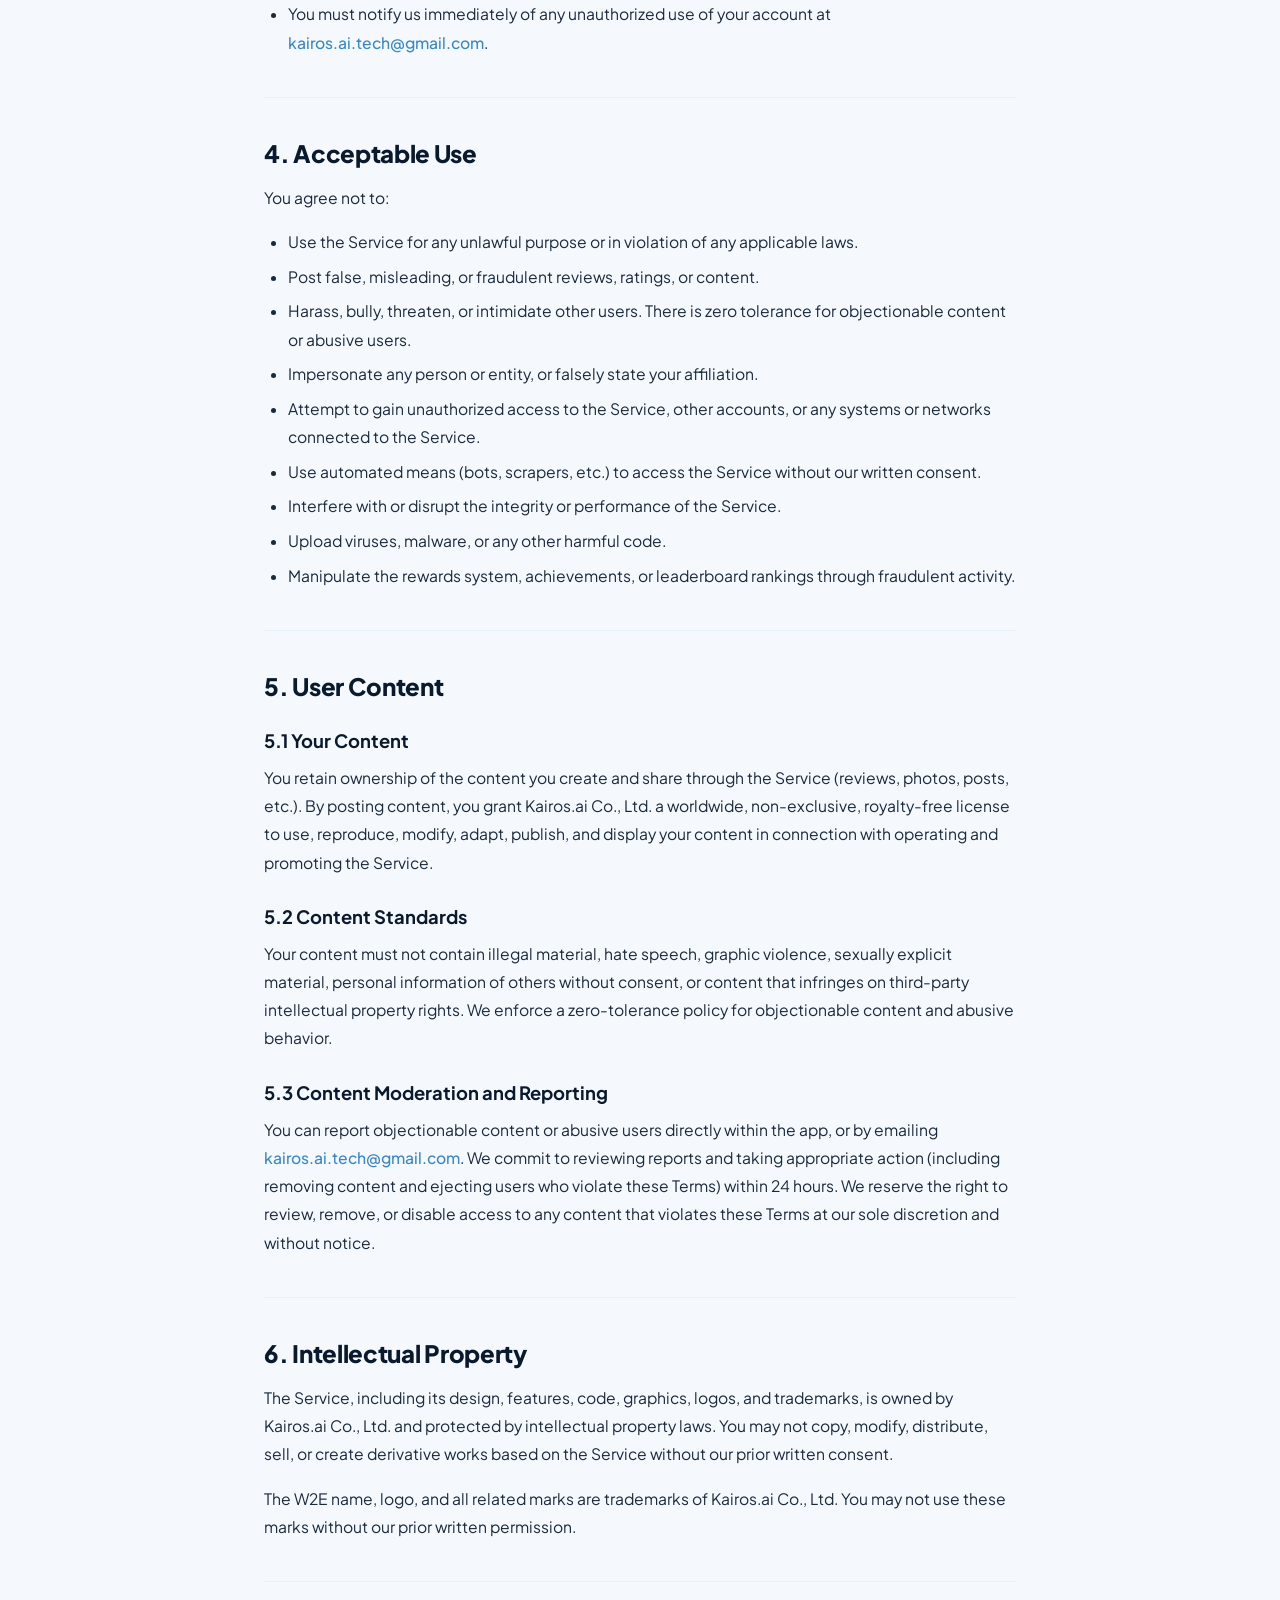
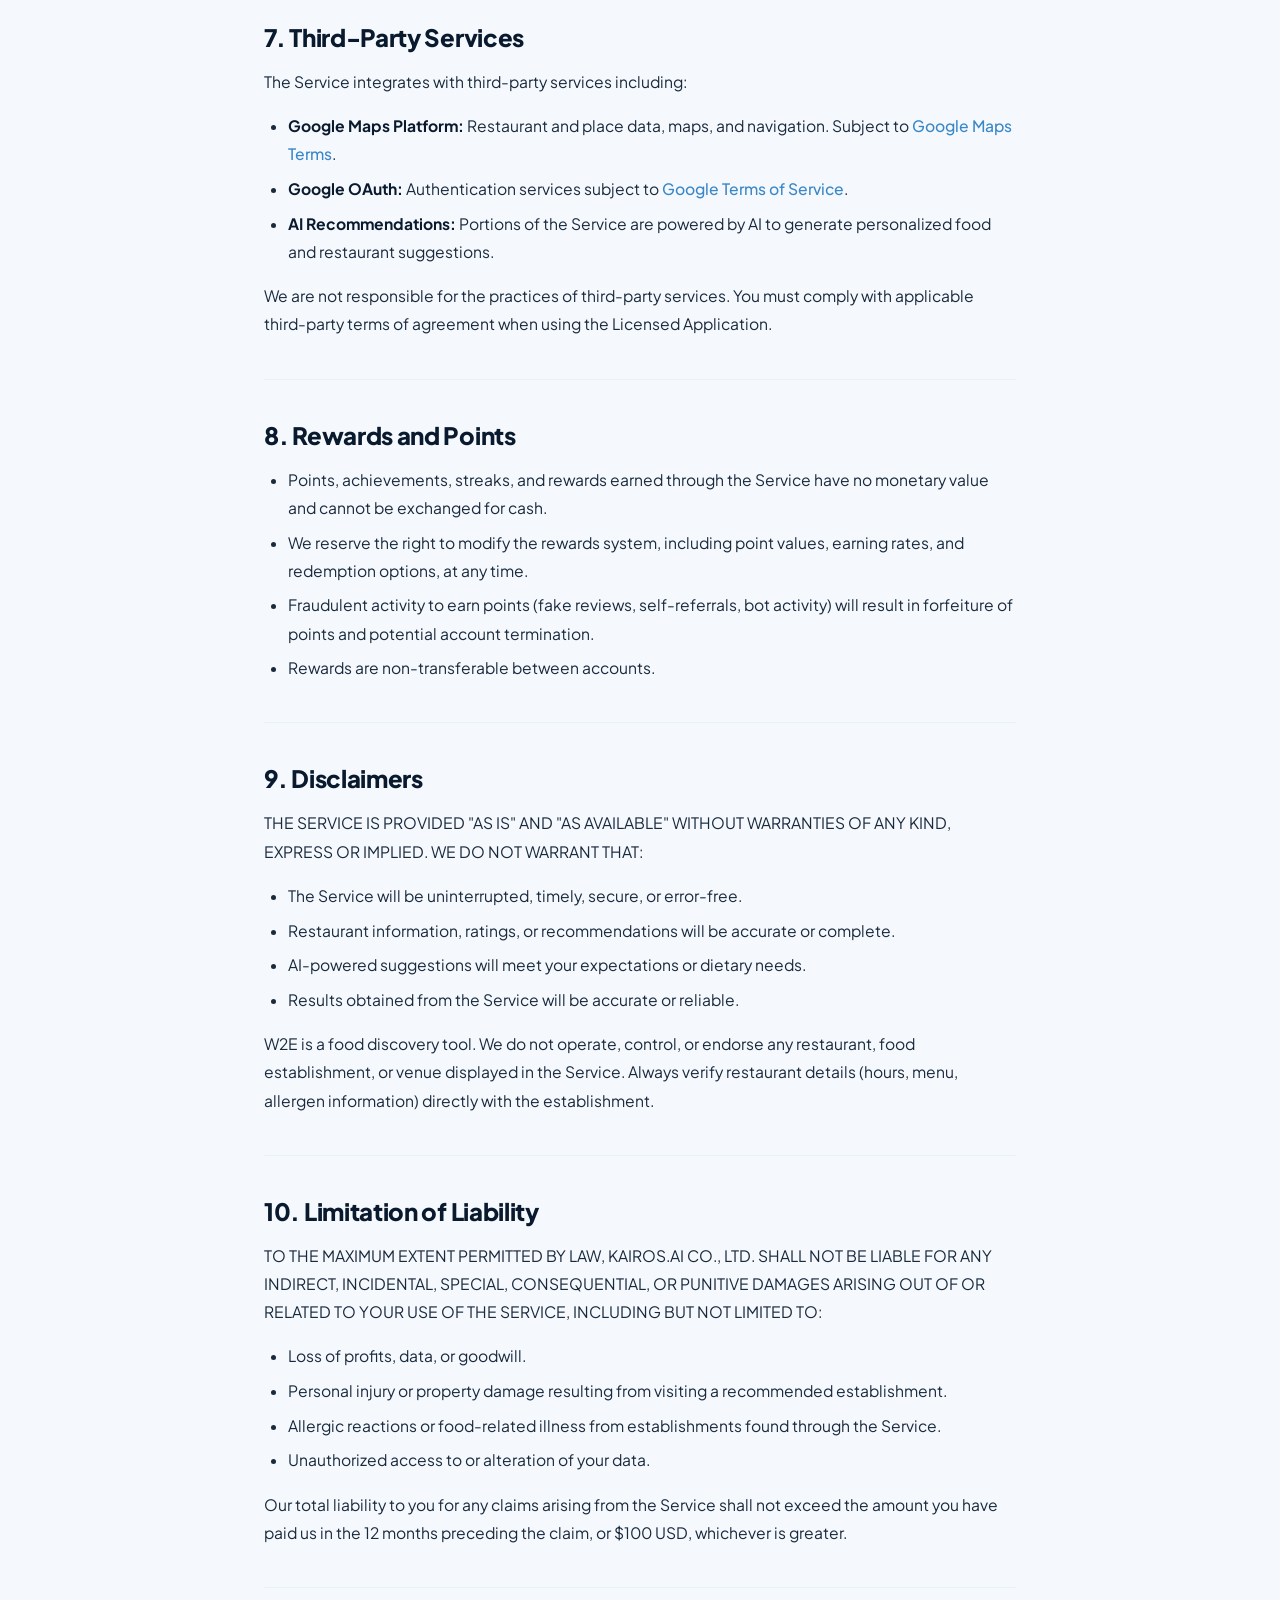
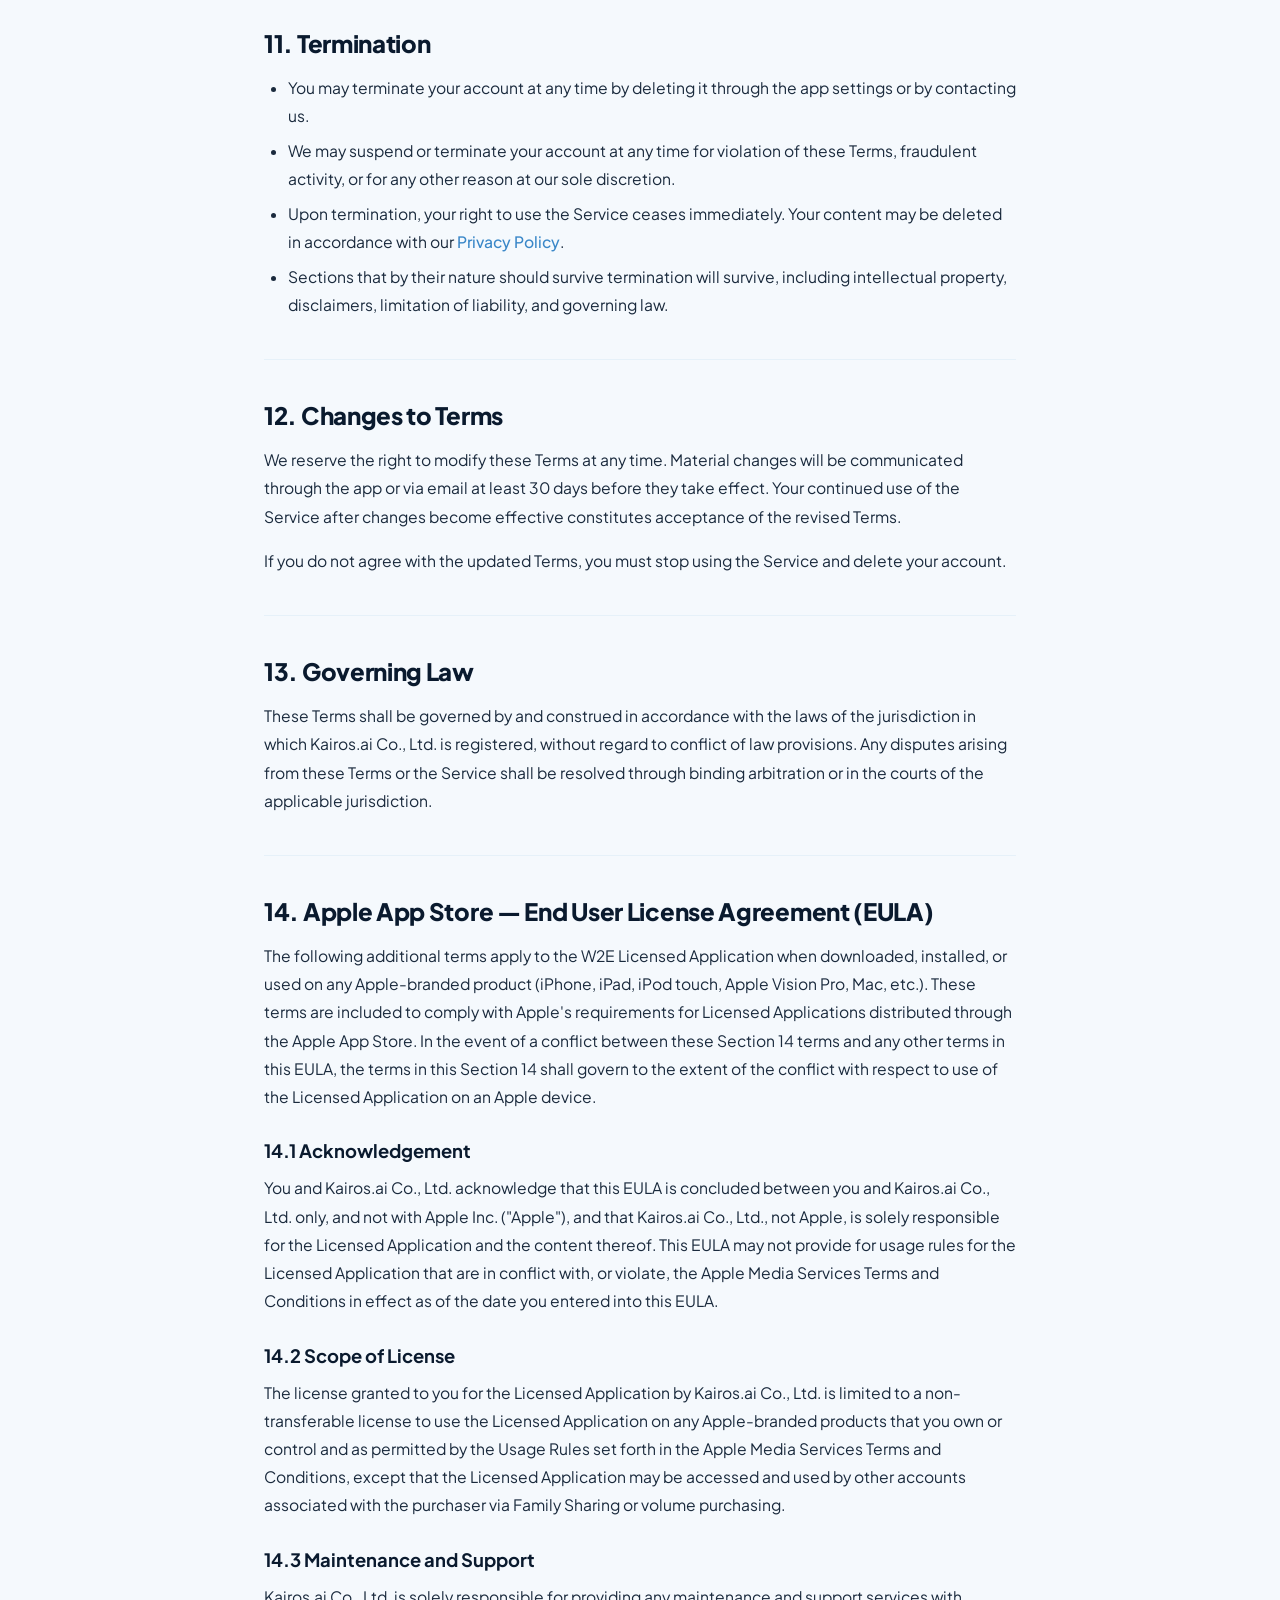
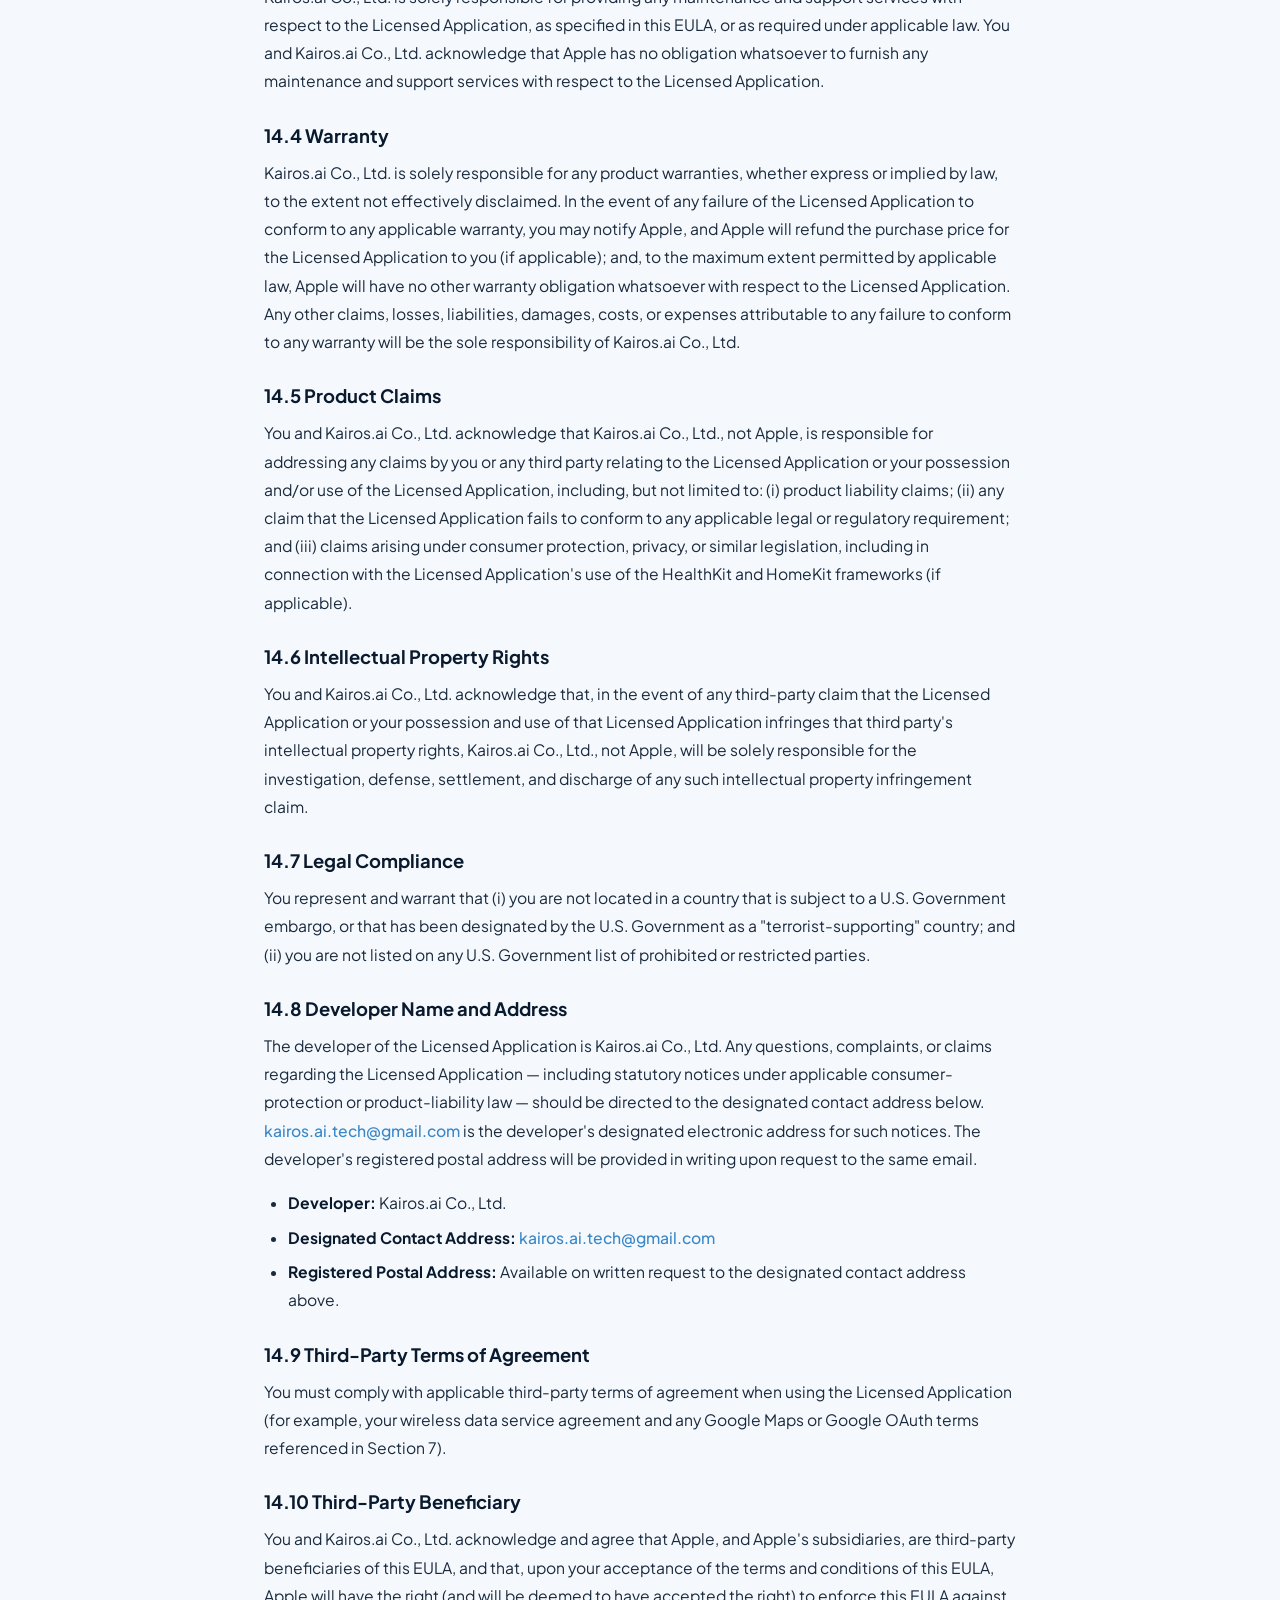
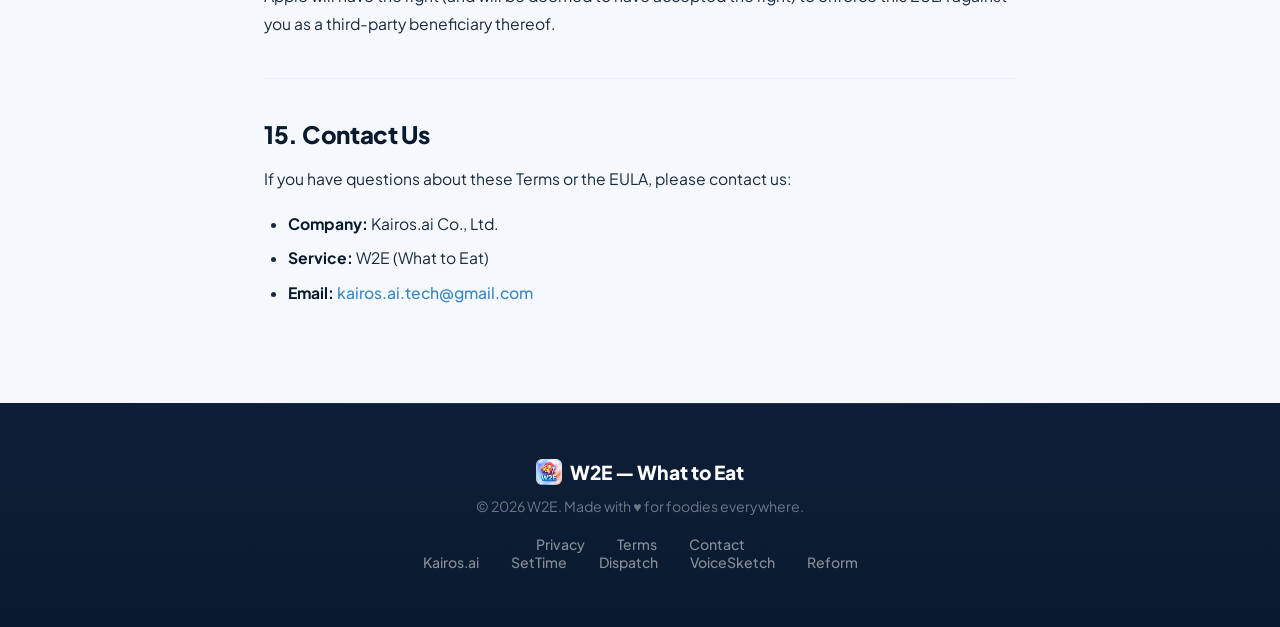
<file: terms/index.html>
<!DOCTYPE html>
<html lang="en">
<head>
  <meta charset="UTF-8">
  <meta name="viewport" content="width=device-width, initial-scale=1.0">
  <title>Terms of Use &amp; EULA — W2E (What to Eat)</title>
  <meta name="description" content="Terms of Use and End User License Agreement (EULA) for W2E (What to Eat) — the rules for using our food discovery platform on the Apple App Store and beyond.">
  <link rel="canonical" href="https://w2e.kairosaitech.com/terms">
  <link rel="icon" type="image/png" sizes="32x32" href="../imgs/favicon-32x32.png">
  <link rel="icon" type="image/png" sizes="16x16" href="../imgs/favicon-16x16.png">
  <link rel="preconnect" href="https://fonts.googleapis.com">
  <link rel="preconnect" href="https://fonts.gstatic.com" crossorigin>
  <link href="https://fonts.googleapis.com/css2?family=Plus+Jakarta+Sans:wght@400;500;600;700;800;900&display=swap" rel="stylesheet">
  <link rel="stylesheet" href="../style.css">
</head>
<body>
  <nav class="nav">
    <div class="nav-inner">
      <a href="../" class="nav-logo"><img src="../imgs/w2e_app_icon.png" alt="W2E logo" class="nav-logo-img">W2E</a>
      <div class="nav-right"><a href="../" class="btn btn-nav">Back to Home</a></div>
    </div>
  </nav>

  <section class="legal-hero">
    <div class="legal-hero-content">
      <h1>Terms of Use &amp; EULA</h1>
      <p class="legal-updated">Last updated: April 20, 2026</p>
    </div>
  </section>

  <div class="legal-container">
    <div class="legal-toc">
      <p>Table of Contents</p>
      <ol>
        <li><a href="#acceptance">Acceptance of Terms</a></li>
        <li><a href="#eligibility">Eligibility</a></li>
        <li><a href="#account">Account Registration</a></li>
        <li><a href="#use">Acceptable Use</a></li>
        <li><a href="#content">User Content</a></li>
        <li><a href="#ip">Intellectual Property</a></li>
        <li><a href="#third-party">Third-Party Services</a></li>
        <li><a href="#rewards">Rewards and Points</a></li>
        <li><a href="#disclaimers">Disclaimers</a></li>
        <li><a href="#liability">Limitation of Liability</a></li>
        <li><a href="#termination">Termination</a></li>
        <li><a href="#changes">Changes to Terms</a></li>
        <li><a href="#governing-law">Governing Law</a></li>
        <li><a href="#apple-eula">Apple App Store EULA</a></li>
        <li><a href="#contact">Contact Us</a></li>
      </ol>
    </div>

    <h2 id="acceptance">1. Acceptance of Terms</h2>
    <p>By accessing or using the W2E (What to Eat) mobile application (the "Licensed Application"), website, or any related services (collectively, the "Service") operated by Kairos.ai Co., Ltd. ("we," "us," "our," or the "Application Provider"), you ("you," "your," or the "End-User") agree to be bound by these Terms of Use, which also constitute the End User License Agreement ("EULA") for the Licensed Application. If you do not agree to these Terms, you may not access or use the Service.</p>

    <hr class="legal-divider">

    <h2 id="eligibility">2. Eligibility</h2>
    <p>You must be at least 13 years old (or the minimum age required in your jurisdiction) to use the Service. By using W2E, you represent and warrant that you meet this age requirement and have the legal capacity to enter into these Terms.</p>

    <hr class="legal-divider">

    <h2 id="account">3. Account Registration</h2>
    <ul>
      <li>You may register using your email address or through Google OAuth sign-in.</li>
      <li>You are responsible for maintaining the confidentiality of your account credentials.</li>
      <li>You agree to provide accurate, current, and complete information during registration.</li>
      <li>You are responsible for all activities that occur under your account.</li>
      <li>You must notify us immediately of any unauthorized use of your account at <a href="mailto:kairos.ai.tech@gmail.com">kairos.ai.tech@gmail.com</a>.</li>
    </ul>

    <hr class="legal-divider">

    <h2 id="use">4. Acceptable Use</h2>
    <p>You agree not to:</p>
    <ul>
      <li>Use the Service for any unlawful purpose or in violation of any applicable laws.</li>
      <li>Post false, misleading, or fraudulent reviews, ratings, or content.</li>
      <li>Harass, bully, threaten, or intimidate other users. There is zero tolerance for objectionable content or abusive users.</li>
      <li>Impersonate any person or entity, or falsely state your affiliation.</li>
      <li>Attempt to gain unauthorized access to the Service, other accounts, or any systems or networks connected to the Service.</li>
      <li>Use automated means (bots, scrapers, etc.) to access the Service without our written consent.</li>
      <li>Interfere with or disrupt the integrity or performance of the Service.</li>
      <li>Upload viruses, malware, or any other harmful code.</li>
      <li>Manipulate the rewards system, achievements, or leaderboard rankings through fraudulent activity.</li>
    </ul>

    <hr class="legal-divider">

    <h2 id="content">5. User Content</h2>
    <h3>5.1 Your Content</h3>
    <p>You retain ownership of the content you create and share through the Service (reviews, photos, posts, etc.). By posting content, you grant Kairos.ai Co., Ltd. a worldwide, non-exclusive, royalty-free license to use, reproduce, modify, adapt, publish, and display your content in connection with operating and promoting the Service.</p>
    <h3>5.2 Content Standards</h3>
    <p>Your content must not contain illegal material, hate speech, graphic violence, sexually explicit material, personal information of others without consent, or content that infringes on third-party intellectual property rights. We enforce a zero-tolerance policy for objectionable content and abusive behavior.</p>
    <h3>5.3 Content Moderation and Reporting</h3>
    <p>You can report objectionable content or abusive users directly within the app, or by emailing <a href="mailto:kairos.ai.tech@gmail.com">kairos.ai.tech@gmail.com</a>. We commit to reviewing reports and taking appropriate action (including removing content and ejecting users who violate these Terms) within 24 hours. We reserve the right to review, remove, or disable access to any content that violates these Terms at our sole discretion and without notice.</p>

    <hr class="legal-divider">

    <h2 id="ip">6. Intellectual Property</h2>
    <p>The Service, including its design, features, code, graphics, logos, and trademarks, is owned by Kairos.ai Co., Ltd. and protected by intellectual property laws. You may not copy, modify, distribute, sell, or create derivative works based on the Service without our prior written consent.</p>
    <p>The W2E name, logo, and all related marks are trademarks of Kairos.ai Co., Ltd. You may not use these marks without our prior written permission.</p>

    <hr class="legal-divider">

    <h2 id="third-party">7. Third-Party Services</h2>
    <p>The Service integrates with third-party services including:</p>
    <ul>
      <li><strong>Google Maps Platform:</strong> Restaurant and place data, maps, and navigation. Subject to <a href="https://cloud.google.com/maps-platform/terms" target="_blank" rel="noopener">Google Maps Terms</a>.</li>
      <li><strong>Google OAuth:</strong> Authentication services subject to <a href="https://policies.google.com/terms" target="_blank" rel="noopener">Google Terms of Service</a>.</li>
      <li><strong>AI Recommendations:</strong> Portions of the Service are powered by AI to generate personalized food and restaurant suggestions.</li>
    </ul>
    <p>We are not responsible for the practices of third-party services. You must comply with applicable third-party terms of agreement when using the Licensed Application.</p>

    <hr class="legal-divider">

    <h2 id="rewards">8. Rewards and Points</h2>
    <ul>
      <li>Points, achievements, streaks, and rewards earned through the Service have no monetary value and cannot be exchanged for cash.</li>
      <li>We reserve the right to modify the rewards system, including point values, earning rates, and redemption options, at any time.</li>
      <li>Fraudulent activity to earn points (fake reviews, self-referrals, bot activity) will result in forfeiture of points and potential account termination.</li>
      <li>Rewards are non-transferable between accounts.</li>
    </ul>

    <hr class="legal-divider">

    <h2 id="disclaimers">9. Disclaimers</h2>
    <p>THE SERVICE IS PROVIDED "AS IS" AND "AS AVAILABLE" WITHOUT WARRANTIES OF ANY KIND, EXPRESS OR IMPLIED. WE DO NOT WARRANT THAT:</p>
    <ul>
      <li>The Service will be uninterrupted, timely, secure, or error-free.</li>
      <li>Restaurant information, ratings, or recommendations will be accurate or complete.</li>
      <li>AI-powered suggestions will meet your expectations or dietary needs.</li>
      <li>Results obtained from the Service will be accurate or reliable.</li>
    </ul>
    <p>W2E is a food discovery tool. We do not operate, control, or endorse any restaurant, food establishment, or venue displayed in the Service. Always verify restaurant details (hours, menu, allergen information) directly with the establishment.</p>

    <hr class="legal-divider">

    <h2 id="liability">10. Limitation of Liability</h2>
    <p>TO THE MAXIMUM EXTENT PERMITTED BY LAW, KAIROS.AI CO., LTD. SHALL NOT BE LIABLE FOR ANY INDIRECT, INCIDENTAL, SPECIAL, CONSEQUENTIAL, OR PUNITIVE DAMAGES ARISING OUT OF OR RELATED TO YOUR USE OF THE SERVICE, INCLUDING BUT NOT LIMITED TO:</p>
    <ul>
      <li>Loss of profits, data, or goodwill.</li>
      <li>Personal injury or property damage resulting from visiting a recommended establishment.</li>
      <li>Allergic reactions or food-related illness from establishments found through the Service.</li>
      <li>Unauthorized access to or alteration of your data.</li>
    </ul>
    <p>Our total liability to you for any claims arising from the Service shall not exceed the amount you have paid us in the 12 months preceding the claim, or $100 USD, whichever is greater.</p>

    <hr class="legal-divider">

    <h2 id="termination">11. Termination</h2>
    <ul>
      <li>You may terminate your account at any time by deleting it through the app settings or by contacting us.</li>
      <li>We may suspend or terminate your account at any time for violation of these Terms, fraudulent activity, or for any other reason at our sole discretion.</li>
      <li>Upon termination, your right to use the Service ceases immediately. Your content may be deleted in accordance with our <a href="../privacy">Privacy Policy</a>.</li>
      <li>Sections that by their nature should survive termination will survive, including intellectual property, disclaimers, limitation of liability, and governing law.</li>
    </ul>

    <hr class="legal-divider">

    <h2 id="changes">12. Changes to Terms</h2>
    <p>We reserve the right to modify these Terms at any time. Material changes will be communicated through the app or via email at least 30 days before they take effect. Your continued use of the Service after changes become effective constitutes acceptance of the revised Terms.</p>
    <p>If you do not agree with the updated Terms, you must stop using the Service and delete your account.</p>

    <hr class="legal-divider">

    <h2 id="governing-law">13. Governing Law</h2>
    <p>These Terms shall be governed by and construed in accordance with the laws of the jurisdiction in which Kairos.ai Co., Ltd. is registered, without regard to conflict of law provisions. Any disputes arising from these Terms or the Service shall be resolved through binding arbitration or in the courts of the applicable jurisdiction.</p>

    <hr class="legal-divider">

    <h2 id="apple-eula">14. Apple App Store — End User License Agreement (EULA)</h2>
    <p>The following additional terms apply to the W2E Licensed Application when downloaded, installed, or used on any Apple-branded product (iPhone, iPad, iPod touch, Apple Vision Pro, Mac, etc.). These terms are included to comply with Apple's requirements for Licensed Applications distributed through the Apple App Store. In the event of a conflict between these Section 14 terms and any other terms in this EULA, the terms in this Section 14 shall govern to the extent of the conflict with respect to use of the Licensed Application on an Apple device.</p>

    <h3>14.1 Acknowledgement</h3>
    <p>You and Kairos.ai Co., Ltd. acknowledge that this EULA is concluded between you and Kairos.ai Co., Ltd. only, and not with Apple Inc. ("Apple"), and that Kairos.ai Co., Ltd., not Apple, is solely responsible for the Licensed Application and the content thereof. This EULA may not provide for usage rules for the Licensed Application that are in conflict with, or violate, the Apple Media Services Terms and Conditions in effect as of the date you entered into this EULA.</p>

    <h3>14.2 Scope of License</h3>
    <p>The license granted to you for the Licensed Application by Kairos.ai Co., Ltd. is limited to a non-transferable license to use the Licensed Application on any Apple-branded products that you own or control and as permitted by the Usage Rules set forth in the Apple Media Services Terms and Conditions, except that the Licensed Application may be accessed and used by other accounts associated with the purchaser via Family Sharing or volume purchasing.</p>

    <h3>14.3 Maintenance and Support</h3>
    <p>Kairos.ai Co., Ltd. is solely responsible for providing any maintenance and support services with respect to the Licensed Application, as specified in this EULA, or as required under applicable law. You and Kairos.ai Co., Ltd. acknowledge that Apple has no obligation whatsoever to furnish any maintenance and support services with respect to the Licensed Application.</p>

    <h3>14.4 Warranty</h3>
    <p>Kairos.ai Co., Ltd. is solely responsible for any product warranties, whether express or implied by law, to the extent not effectively disclaimed. In the event of any failure of the Licensed Application to conform to any applicable warranty, you may notify Apple, and Apple will refund the purchase price for the Licensed Application to you (if applicable); and, to the maximum extent permitted by applicable law, Apple will have no other warranty obligation whatsoever with respect to the Licensed Application. Any other claims, losses, liabilities, damages, costs, or expenses attributable to any failure to conform to any warranty will be the sole responsibility of Kairos.ai Co., Ltd.</p>

    <h3>14.5 Product Claims</h3>
    <p>You and Kairos.ai Co., Ltd. acknowledge that Kairos.ai Co., Ltd., not Apple, is responsible for addressing any claims by you or any third party relating to the Licensed Application or your possession and/or use of the Licensed Application, including, but not limited to: (i) product liability claims; (ii) any claim that the Licensed Application fails to conform to any applicable legal or regulatory requirement; and (iii) claims arising under consumer protection, privacy, or similar legislation, including in connection with the Licensed Application's use of the HealthKit and HomeKit frameworks (if applicable).</p>

    <h3>14.6 Intellectual Property Rights</h3>
    <p>You and Kairos.ai Co., Ltd. acknowledge that, in the event of any third-party claim that the Licensed Application or your possession and use of that Licensed Application infringes that third party's intellectual property rights, Kairos.ai Co., Ltd., not Apple, will be solely responsible for the investigation, defense, settlement, and discharge of any such intellectual property infringement claim.</p>

    <h3>14.7 Legal Compliance</h3>
    <p>You represent and warrant that (i) you are not located in a country that is subject to a U.S. Government embargo, or that has been designated by the U.S. Government as a "terrorist-supporting" country; and (ii) you are not listed on any U.S. Government list of prohibited or restricted parties.</p>

    <h3>14.8 Developer Name and Address</h3>
    <p>The developer of the Licensed Application is Kairos.ai Co., Ltd. Any questions, complaints, or claims regarding the Licensed Application — including statutory notices under applicable consumer-protection or product-liability law — should be directed to the designated contact address below. <a href="mailto:kairos.ai.tech@gmail.com">kairos.ai.tech@gmail.com</a> is the developer's designated electronic address for such notices. The developer's registered postal address will be provided in writing upon request to the same email.</p>
    <ul>
      <li><strong>Developer:</strong> Kairos.ai Co., Ltd.</li>
      <li><strong>Designated Contact Address:</strong> <a href="mailto:kairos.ai.tech@gmail.com">kairos.ai.tech@gmail.com</a></li>
      <li><strong>Registered Postal Address:</strong> Available on written request to the designated contact address above.</li>
    </ul>

    <h3>14.9 Third-Party Terms of Agreement</h3>
    <p>You must comply with applicable third-party terms of agreement when using the Licensed Application (for example, your wireless data service agreement and any Google Maps or Google OAuth terms referenced in Section 7).</p>

    <h3>14.10 Third-Party Beneficiary</h3>
    <p>You and Kairos.ai Co., Ltd. acknowledge and agree that Apple, and Apple's subsidiaries, are third-party beneficiaries of this EULA, and that, upon your acceptance of the terms and conditions of this EULA, Apple will have the right (and will be deemed to have accepted the right) to enforce this EULA against you as a third-party beneficiary thereof.</p>

    <hr class="legal-divider">

    <h2 id="contact">15. Contact Us</h2>
    <p>If you have questions about these Terms or the EULA, please contact us:</p>
    <ul>
      <li><strong>Company:</strong> Kairos.ai Co., Ltd.</li>
      <li><strong>Service:</strong> W2E (What to Eat)</li>
      <li><strong>Email:</strong> <a href="mailto:kairos.ai.tech@gmail.com">kairos.ai.tech@gmail.com</a></li>
    </ul>
  </div>

  <footer class="footer">
    <div class="footer-inner">
      <p class="footer-logo"><img src="../imgs/w2e_app_icon.png" alt="W2E logo" class="footer-logo-img" loading="lazy">W2E — What to Eat</p>
      <p class="footer-copy">&copy; 2026 W2E. Made with &hearts; for foodies everywhere.</p>
      <div class="footer-links">
        <a href="../privacy">Privacy</a>
        <a href="../terms">Terms</a>
        <a href="mailto:kairos.ai.tech@gmail.com">Contact</a>
      </div>
      <div class="footer-links" aria-label="More from Kairos.ai" role="group">
        <a href="https://www.kairosaitech.com/">Kairos.ai</a>
        <a href="https://settime.kairosaitech.com/">SetTime</a>
        <a href="https://dispatch.kairosaitech.com/">Dispatch</a>
        <a href="https://voicesketch.kairosaitech.com/">VoiceSketch</a>
        <a href="https://reform.kairosaitech.com/">Reform</a>
      </div>
    </div>
  </footer>
</body>
</html>
</file>
<file: style.css>
/* ===== Reset & Base ===== */
*, *::before, *::after {
  margin: 0;
  padding: 0;
  box-sizing: border-box;
}

:root {
  --gradient-primary: linear-gradient(135deg, #2d6cb4, #4a9bd9, #6bb8e8);
  --gradient-hero: linear-gradient(135deg, #1a4a8a 0%, #2d6cb4 25%, #4a9bd9 45%, #6bb8e8 55%, #d4885a 72%, #e8985a 85%, #f0a860 100%);
  --gradient-card: linear-gradient(135deg, #f0f7ff, #eaf2fd, #f5faff);
  --gradient-text: linear-gradient(135deg, #1e5a9e, #3a87c8, #4a9bd9);
  --color-primary: #3a87c8;
  --color-secondary: #2d6cb4;
  --color-accent: #e84393;
  --color-dark: #0a1a2e;
  --color-text: #1a2a3d;
  --color-text-light: #5a7089;
  --color-white: #fff;
  --color-bg: #f5f9fd;
  --radius-sm: 14px;
  --radius-md: 20px;
  --radius-lg: 28px;
  --radius-full: 100px;
  --shadow-card: 0 4px 24px rgba(58, 135, 200, 0.08), 0 1px 4px rgba(0, 0, 0, 0.04);
  --shadow-hover: 0 16px 48px rgba(58, 135, 200, 0.16), 0 4px 12px rgba(0, 0, 0, 0.06);
  --shadow-glow: 0 0 40px rgba(58, 135, 200, 0.22);
  --font-heading: "Plus Jakarta Sans", -apple-system, BlinkMacSystemFont, "Segoe UI", sans-serif;
  --font-body: "Plus Jakarta Sans", -apple-system, BlinkMacSystemFont, "Segoe UI", "Noto Sans TC", "PingFang TC", "Microsoft JhengHei", sans-serif;
}

html {
  scroll-behavior: smooth;
}

body {
  font-family: var(--font-body);
  color: var(--color-text);
  background: var(--color-bg);
  overflow-x: hidden;
  -webkit-font-smoothing: antialiased;
  -moz-osx-font-smoothing: grayscale;
}

/* ===== Nav ===== */
.nav {
  position: fixed;
  top: 0;
  left: 0;
  right: 0;
  z-index: 100;
  background: rgba(245, 249, 253, 0.88);
  backdrop-filter: blur(20px) saturate(1.5);
  -webkit-backdrop-filter: blur(20px) saturate(1.5);
  border-bottom: 1px solid rgba(58, 135, 200, 0.08);
}

.nav-inner {
  max-width: 1200px;
  margin: 0 auto;
  padding: 0.7rem 1.5rem;
  display: flex;
  align-items: center;
  gap: 1.5rem;
}

.nav-logo {
  display: flex;
  align-items: center;
  gap: 8px;
  font-family: var(--font-heading);
  font-size: 1.4rem;
  font-weight: 800;
  text-decoration: none;
  color: var(--color-dark);
  letter-spacing: -0.5px;
  flex-shrink: 0;
}

.nav-logo-img {
  width: 34px;
  height: 34px;
  border-radius: 9px;
}

.nav-links {
  display: flex;
  gap: 1.5rem;
  margin-left: auto;
}

.nav-link {
  text-decoration: none;
  color: var(--color-text-light);
  font-weight: 600;
  font-size: 0.88rem;
  letter-spacing: 0.01em;
  transition: color 0.2s;
  white-space: nowrap;
  position: relative;
}

.nav-link::after {
  content: "";
  position: absolute;
  bottom: -4px;
  left: 0;
  right: 0;
  height: 2px;
  background: var(--gradient-primary);
  border-radius: 1px;
  transform: scaleX(0);
  transition: transform 0.25s ease;
}

.nav-link:hover {
  color: var(--color-primary);
}

.nav-link:hover::after {
  transform: scaleX(1);
}

.nav-right {
  display: flex;
  align-items: center;
  gap: 10px;
  flex-shrink: 0;
}

.btn-nav {
  background: var(--gradient-primary);
  color: var(--color-white);
  padding: 8px 20px;
  font-size: 0.85rem;
  box-shadow: 0 2px 12px rgba(58, 135, 200, 0.28);
  white-space: nowrap;
  letter-spacing: 0.01em;
}

.btn-nav:hover {
  box-shadow: 0 6px 24px rgba(58, 135, 200, 0.38);
}

/* Language Dropdown */
.lang-dropdown {
  position: relative;
}

.lang-btn {
  display: flex;
  align-items: center;
  gap: 5px;
  background: rgba(255, 255, 255, 0.8);
  border: 1.5px solid rgba(58, 135, 200, 0.12);
  border-radius: var(--radius-full);
  padding: 7px 14px;
  cursor: pointer;
  font-size: 0.8rem;
  font-weight: 700;
  font-family: var(--font-body);
  color: var(--color-text);
  transition: border-color 0.2s, box-shadow 0.2s, background 0.2s;
  white-space: nowrap;
}

.lang-btn:hover {
  border-color: var(--color-primary);
  background: rgba(255, 255, 255, 1);
}

.lang-arrow {
  font-size: 0.55rem;
  opacity: 0.4;
  transition: transform 0.25s;
}

.lang-dropdown.open .lang-arrow {
  transform: rotate(180deg);
}

.lang-menu {
  display: none;
  position: absolute;
  top: calc(100% + 8px);
  right: 0;
  background: rgba(255, 255, 255, 0.98);
  backdrop-filter: blur(16px);
  -webkit-backdrop-filter: blur(16px);
  border: 1px solid rgba(58, 135, 200, 0.08);
  border-radius: var(--radius-sm);
  box-shadow: 0 12px 40px rgba(0, 0, 0, 0.1), 0 2px 8px rgba(0, 0, 0, 0.04);
  list-style: none;
  padding: 6px 0;
  min-width: 150px;
  z-index: 200;
}

.lang-dropdown.open .lang-menu {
  display: block;
  animation: dropIn 0.2s ease;
}

@keyframes dropIn {
  from { opacity: 0; transform: translateY(-6px); }
  to { opacity: 1; transform: translateY(0); }
}

.lang-menu li {
  padding: 9px 18px;
  font-size: 0.88rem;
  font-weight: 500;
  color: var(--color-text);
  cursor: pointer;
  transition: background 0.15s, color 0.15s, padding-left 0.15s;
}

.lang-menu li:hover {
  background: rgba(58, 135, 200, 0.05);
  color: var(--color-primary);
  padding-left: 22px;
}

.lang-menu li.active {
  color: var(--color-primary);
  font-weight: 700;
}

/* ===== Hero ===== */
.hero {
  position: relative;
  min-height: 100vh;
  display: flex;
  align-items: center;
  justify-content: center;
  text-align: center;
  padding: 7rem 1.5rem 5rem;
  background: var(--gradient-hero);
  background-size: 250% 250%;
  animation: heroShift 14s ease-in-out infinite;
  overflow: hidden;
}

@keyframes heroShift {
  0%, 100% { background-position: 0% 50%; }
  50% { background-position: 100% 50%; }
}

.hero::before {
  content: "";
  position: absolute;
  inset: 0;
  background:
    radial-gradient(ellipse at 15% 40%, rgba(255, 255, 255, 0.14) 0%, transparent 50%),
    radial-gradient(ellipse at 85% 25%, rgba(240, 168, 96, 0.18) 0%, transparent 40%),
    radial-gradient(ellipse at 50% 90%, rgba(0, 0, 0, 0.06) 0%, transparent 50%),
    radial-gradient(ellipse at 70% 60%, rgba(107, 184, 232, 0.1) 0%, transparent 40%);
}

/* Liquid Glass Blobs */
.hero-glass-blobs {
  position: absolute;
  inset: 0;
  z-index: 1;
  pointer-events: none;
  overflow: hidden;
}

.glass-blob {
  position: absolute;
  border-radius: 50%;
  background: rgba(255, 255, 255, 0.06);
  backdrop-filter: blur(20px);
  -webkit-backdrop-filter: blur(20px);
  border: 1.5px solid rgba(255, 255, 255, 0.12);
  box-shadow:
    inset 0 0 40px rgba(255, 255, 255, 0.04),
    0 8px 32px rgba(0, 0, 0, 0.06);
}

.blob-1 {
  width: 420px;
  height: 420px;
  top: -8%;
  left: -5%;
  border-radius: 42% 58% 55% 45% / 48% 42% 58% 52%;
  animation: morphBlob1 18s ease-in-out infinite;
  background: linear-gradient(135deg, rgba(255, 255, 255, 0.08), rgba(107, 184, 232, 0.06));
}

.blob-2 {
  width: 350px;
  height: 350px;
  top: 10%;
  right: -4%;
  border-radius: 55% 45% 48% 52% / 42% 55% 45% 58%;
  animation: morphBlob2 20s ease-in-out infinite;
  background: linear-gradient(135deg, rgba(240, 168, 96, 0.08), rgba(255, 255, 255, 0.05));
}

.blob-3 {
  width: 260px;
  height: 260px;
  bottom: 5%;
  left: 15%;
  border-radius: 48% 52% 45% 55% / 55% 48% 52% 45%;
  animation: morphBlob3 16s ease-in-out infinite;
  background: linear-gradient(135deg, rgba(255, 255, 255, 0.07), rgba(74, 155, 217, 0.05));
}

.blob-4 {
  width: 180px;
  height: 180px;
  bottom: 15%;
  right: 10%;
  border-radius: 52% 48% 55% 45% / 45% 52% 48% 55%;
  animation: morphBlob1 14s ease-in-out infinite reverse;
  background: linear-gradient(135deg, rgba(240, 168, 96, 0.06), rgba(255, 255, 255, 0.04));
}

.blob-5 {
  width: 140px;
  height: 140px;
  top: 40%;
  left: 35%;
  border-radius: 45% 55% 52% 48% / 52% 45% 55% 48%;
  animation: morphBlob2 22s ease-in-out infinite reverse;
  background: linear-gradient(135deg, rgba(255, 255, 255, 0.06), rgba(107, 184, 232, 0.04));
}

@keyframes morphBlob1 {
  0%, 100% { border-radius: 42% 58% 55% 45% / 48% 42% 58% 52%; transform: translate(0, 0) rotate(0deg); }
  33% { border-radius: 55% 45% 42% 58% / 52% 55% 45% 48%; transform: translate(20px, -15px) rotate(5deg); }
  66% { border-radius: 48% 52% 58% 42% / 45% 48% 52% 55%; transform: translate(-10px, 10px) rotate(-3deg); }
}

@keyframes morphBlob2 {
  0%, 100% { border-radius: 55% 45% 48% 52% / 42% 55% 45% 58%; transform: translate(0, 0) rotate(0deg); }
  33% { border-radius: 48% 52% 55% 45% / 58% 42% 58% 42%; transform: translate(-15px, 20px) rotate(-4deg); }
  66% { border-radius: 42% 58% 45% 55% / 52% 48% 42% 58%; transform: translate(12px, -8px) rotate(6deg); }
}

@keyframes morphBlob3 {
  0%, 100% { border-radius: 48% 52% 45% 55% / 55% 48% 52% 45%; transform: translate(0, 0) scale(1); }
  50% { border-radius: 52% 48% 55% 45% / 45% 52% 48% 55%; transform: translate(10px, -12px) scale(1.05); }
}

.hero-content {
  position: relative;
  z-index: 2;
  max-width: 820px;
}

.hero-logo {
  width: 120px;
  height: 120px;
  border-radius: 28px;
  box-shadow:
    0 8px 32px rgba(0, 0, 0, 0.22),
    0 0 0 1px rgba(255, 255, 255, 0.15),
    inset 0 0 0 1px rgba(255, 255, 255, 0.08);
  transition: transform 0.5s cubic-bezier(0.16, 1, 0.3, 1);
  margin-bottom: 2rem;
}

.hero-logo:hover {
  transform: scale(1.1) rotate(-3deg);
}

.hero-title {
  font-family: var(--font-heading);
  font-size: clamp(2.6rem, 6vw, 4.5rem);
  font-weight: 900;
  color: var(--color-white);
  line-height: 1.08;
  margin-bottom: 1.25rem;
  letter-spacing: -2px;
  text-shadow: 0 2px 20px rgba(0, 0, 0, 0.1);
  white-space: nowrap;
}

.hero-sub {
  font-size: clamp(1.05rem, 2.2vw, 1.3rem);
  color: rgba(255, 255, 255, 0.92);
  line-height: 1.65;
  margin-bottom: 2.5rem;
  max-width: 520px;
  margin-left: auto;
  margin-right: auto;
  font-weight: 400;
}

.hero-buttons {
  display: flex;
  gap: 1rem;
  justify-content: center;
  flex-wrap: wrap;
}

/* ===== Buttons ===== */
.btn {
  display: inline-block;
  text-decoration: none;
  font-family: var(--font-heading);
  font-weight: 700;
  border-radius: var(--radius-full);
  transition: transform 0.25s ease, box-shadow 0.25s ease;
  cursor: pointer;
  border: none;
  letter-spacing: 0.01em;
}

.btn:hover {
  transform: translateY(-3px);
}

.btn:active {
  transform: translateY(0);
}

.btn-primary {
  background: var(--color-white);
  color: var(--color-primary);
  padding: 15px 38px;
  font-size: 1.05rem;
  box-shadow: 0 4px 20px rgba(0, 0, 0, 0.12), 0 0 0 0 rgba(255, 255, 255, 0.3);
}

.btn-primary:hover {
  box-shadow: 0 10px 36px rgba(0, 0, 0, 0.18), 0 0 0 3px rgba(255, 255, 255, 0.15);
}

.btn-secondary {
  background: rgba(255, 255, 255, 0.08);
  backdrop-filter: blur(8px);
  -webkit-backdrop-filter: blur(8px);
  color: var(--color-white);
  padding: 15px 38px;
  font-size: 1.05rem;
  border: 1.5px solid rgba(255, 255, 255, 0.4);
}

.btn-secondary:hover {
  background: rgba(255, 255, 255, 0.15);
  border-color: rgba(255, 255, 255, 0.7);
  box-shadow: 0 8px 24px rgba(0, 0, 0, 0.1);
}

.btn-lg {
  padding: 17px 42px;
  font-size: 1.1rem;
}

/* ===== Decorative Emojis ===== */
.hero-deco {
  position: absolute;
  inset: 0;
  z-index: 1;
  pointer-events: none;
}

.deco-emoji {
  position: absolute;
  font-size: 2.8rem;
  animation: float 7s ease-in-out infinite;
  opacity: 0.35;
  filter: blur(0.5px);
}

.deco-1 { top: 15%; left: 6%; animation-delay: 0s; font-size: 3.5rem; }
.deco-2 { top: 22%; right: 8%; animation-delay: 1.2s; }
.deco-3 { bottom: 22%; left: 10%; animation-delay: 2.4s; }
.deco-4 { top: 8%; right: 22%; animation-delay: 0.6s; font-size: 2.2rem; }
.deco-5 { bottom: 12%; right: 6%; animation-delay: 1.8s; font-size: 3.2rem; }
.deco-6 { bottom: 32%; left: 28%; animation-delay: 3s; font-size: 2rem; }

@keyframes float {
  0%, 100% { transform: translateY(0) rotate(0deg) scale(1); }
  33% { transform: translateY(-18px) rotate(6deg) scale(1.04); }
  66% { transform: translateY(-8px) rotate(-4deg) scale(0.98); }
}

/* ===== Why W2E ===== */
.why-w2e {
  padding: 7rem 1.5rem;
  max-width: 1200px;
  margin: 0 auto;
  position: relative;
}

.why-grid {
  display: grid;
  grid-template-columns: repeat(3, 1fr);
  gap: 2rem;
}

.why-card {
  position: relative;
  background: rgba(255, 255, 255, 0.45);
  backdrop-filter: blur(20px);
  -webkit-backdrop-filter: blur(20px);
  border: 1px solid rgba(255, 255, 255, 0.35);
  border-radius: var(--radius-lg);
  padding: 2.5rem 2rem 2rem;
  text-align: center;
  transition: transform 0.5s cubic-bezier(0.16, 1, 0.3, 1), box-shadow 0.5s ease, border-color 0.5s ease;
  overflow: hidden;
}

.why-card::before {
  content: "";
  position: absolute;
  top: 0;
  left: 0;
  right: 0;
  height: 4px;
  background: linear-gradient(90deg, var(--color-secondary), #4a9bd9, #6bb8e8, #d4885a);
  background-size: 200% 100%;
  opacity: 0;
  transition: opacity 0.4s ease;
  animation: gradientSlide 4s ease infinite;
}

.why-card:hover {
  transform: translateY(-12px);
  box-shadow:
    0 24px 60px rgba(58, 135, 200, 0.14),
    0 0 0 1px rgba(58, 135, 200, 0.08),
    inset 0 0 40px rgba(255, 255, 255, 0.06);
  border-color: rgba(58, 135, 200, 0.2);
}

.why-card:hover::before {
  opacity: 1;
}

.why-card-visual {
  position: relative;
  display: inline-block;
  margin-bottom: 1.5rem;
}

.why-icon-ring {
  position: relative;
  width: 88px;
  height: 88px;
  border-radius: 50%;
  background: linear-gradient(135deg, rgba(58, 135, 200, 0.08), rgba(107, 184, 232, 0.06));
  border: 2px solid rgba(58, 135, 200, 0.12);
  display: flex;
  align-items: center;
  justify-content: center;
  margin: 0 auto;
  transition: transform 0.5s cubic-bezier(0.16, 1, 0.3, 1), border-color 0.5s ease, box-shadow 0.5s ease;
}

.why-card:hover .why-icon-ring {
  transform: scale(1.1);
  border-color: rgba(58, 135, 200, 0.25);
  box-shadow: 0 0 30px rgba(58, 135, 200, 0.15);
}

.why-icon {
  font-size: 2.6rem;
  transition: transform 0.5s cubic-bezier(0.16, 1, 0.3, 1);
}

.why-card:hover .why-icon {
  transform: scale(1.15) rotate(-5deg);
}

.why-card-glow {
  position: absolute;
  top: 50%;
  left: 50%;
  transform: translate(-50%, -50%);
  width: 120px;
  height: 120px;
  border-radius: 50%;
  background: radial-gradient(circle, rgba(58, 135, 200, 0.12) 0%, transparent 70%);
  opacity: 0;
  transition: opacity 0.5s ease;
  pointer-events: none;
}

.why-card:hover .why-card-glow {
  opacity: 1;
}

.why-card-title {
  font-family: var(--font-heading);
  font-size: 1.3rem;
  font-weight: 800;
  color: var(--color-dark);
  margin-bottom: 0.75rem;
  letter-spacing: -0.3px;
}

.why-card-desc {
  font-size: 0.95rem;
  color: var(--color-text-light);
  line-height: 1.7;
  margin-bottom: 1.5rem;
}

.why-card-stat {
  padding-top: 1.25rem;
  border-top: 1px solid rgba(58, 135, 200, 0.08);
}

.why-stat-number {
  display: block;
  font-family: var(--font-heading);
  font-size: 1.6rem;
  font-weight: 900;
  background: var(--gradient-text);
  -webkit-background-clip: text;
  -webkit-text-fill-color: transparent;
  background-clip: text;
  letter-spacing: -0.5px;
  margin-bottom: 0.25rem;
}

.why-stat-label {
  font-size: 0.8rem;
  color: var(--color-text-light);
  font-weight: 400;
}

/* Why W2E - stagger */
.why-card:nth-child(1) { transition-delay: 0s; }
.why-card:nth-child(2) { transition-delay: 0.1s; }
.why-card:nth-child(3) { transition-delay: 0.2s; }

/* Why W2E - responsive */
@media (max-width: 1024px) {
  .why-grid {
    grid-template-columns: repeat(2, 1fr);
  }
  .why-grid .why-card:nth-child(3) {
    grid-column: 1 / -1;
    max-width: 480px;
    margin: 0 auto;
  }
}

@media (max-width: 768px) {
  .why-w2e {
    padding: 4.5rem 1.25rem;
  }
  .why-grid {
    grid-template-columns: 1fr;
    gap: 1.25rem;
  }
  .why-grid .why-card:nth-child(3) {
    max-width: none;
  }
  .why-card {
    padding: 2rem 1.5rem 1.75rem;
  }
}

/* ===== How It Works ===== */
.how-it-works {
  padding: 7rem 1.5rem;
  max-width: 1000px;
  margin: 0 auto;
  position: relative;
}

.steps {
  display: flex;
  align-items: flex-start;
  justify-content: center;
  gap: 0;
}

.step {
  flex: 1;
  text-align: center;
  padding: 2rem 1.5rem;
  position: relative;
  background: rgba(255, 255, 255, 0.5);
  backdrop-filter: blur(12px);
  -webkit-backdrop-filter: blur(12px);
  border: 1px solid rgba(58, 135, 200, 0.08);
  border-radius: var(--radius-md);
  transition: transform 0.4s cubic-bezier(0.16, 1, 0.3, 1), box-shadow 0.4s ease, border-color 0.4s ease;
}

.step:hover {
  transform: translateY(-8px);
  box-shadow: 0 20px 50px rgba(58, 135, 200, 0.12), 0 0 0 1px rgba(58, 135, 200, 0.1);
  border-color: rgba(58, 135, 200, 0.15);
}

.how-payoff {
  margin: 4rem auto 0;
  text-align: center;
  position: relative;
}

.how-payoff-img {
  width: 100%;
  height: 320px;
  object-fit: cover;
  border-radius: var(--radius-lg);
  box-shadow: 0 16px 40px rgba(58, 135, 200, 0.16);
}

.how-payoff-caption {
  display: inline-block;
  margin-top: -1.4rem;
  padding: 0.55rem 1.4rem;
  background: var(--color-white);
  border-radius: var(--radius-full);
  font-size: 1.25rem;
  letter-spacing: 4px;
  box-shadow: var(--shadow-card);
  position: relative;
}

.step-number {
  display: inline-flex;
  align-items: center;
  justify-content: center;
  width: 48px;
  height: 48px;
  border-radius: 50%;
  background: var(--gradient-primary);
  color: var(--color-white);
  font-family: var(--font-heading);
  font-weight: 800;
  font-size: 1.1rem;
  margin-bottom: 1.25rem;
  box-shadow: 0 4px 16px rgba(58, 135, 200, 0.28);
  position: relative;
}

.step-number::after {
  content: "";
  position: absolute;
  inset: -4px;
  border-radius: 50%;
  border: 2px solid rgba(58, 135, 200, 0.15);
  animation: pulseRing 3s ease-in-out infinite;
}

@keyframes pulseRing {
  0%, 100% { transform: scale(1); opacity: 0.6; }
  50% { transform: scale(1.15); opacity: 0; }
}

.step-icon {
  font-size: 3.2rem;
  margin-bottom: 1rem;
  transition: transform 0.4s ease;
}

.step:hover .step-icon {
  transform: scale(1.2);
}

.step-title {
  font-family: var(--font-heading);
  font-size: 1.2rem;
  font-weight: 800;
  color: var(--color-dark);
  margin-bottom: 0.6rem;
  letter-spacing: -0.3px;
}

.step-desc {
  font-size: 0.93rem;
  color: var(--color-text-light);
  line-height: 1.65;
}

.step-connector {
  width: 60px;
  height: 2px;
  background: var(--gradient-primary);
  margin-top: 100px;
  flex-shrink: 0;
  border-radius: 1px;
  opacity: 0.4;
  position: relative;
  overflow: hidden;
}

.step-connector::after {
  content: "";
  position: absolute;
  top: 0;
  left: -100%;
  width: 100%;
  height: 100%;
  background: linear-gradient(90deg, transparent, rgba(255, 255, 255, 0.8), transparent);
  animation: shimmer 2.5s ease-in-out infinite;
}

@keyframes shimmer {
  0% { left: -100%; }
  100% { left: 200%; }
}

/* ===== Section Title ===== */
.section-title {
  text-align: center;
  font-family: var(--font-heading);
  font-size: clamp(2rem, 4.5vw, 2.8rem);
  font-weight: 900;
  background: var(--gradient-text);
  -webkit-background-clip: text;
  -webkit-text-fill-color: transparent;
  background-clip: text;
  margin-bottom: 3.5rem;
  letter-spacing: -0.8px;
}

/* ===== Features ===== */
.features {
  padding: 7rem 1.5rem;
  max-width: 1200px;
  margin: 0 auto;
}

.features-grid {
  display: grid;
  grid-template-columns: repeat(3, 1fr);
  gap: 1.75rem;
}

.feature-card {
  background: rgba(255, 255, 255, 0.55);
  backdrop-filter: blur(16px);
  -webkit-backdrop-filter: blur(16px);
  border: 1px solid rgba(255, 255, 255, 0.3);
  border-radius: var(--radius-md);
  padding: 2.25rem 2rem;
  transition: transform 0.45s cubic-bezier(0.16, 1, 0.3, 1), box-shadow 0.45s ease, border-color 0.45s ease, background 0.45s ease;
  position: relative;
  overflow: hidden;
}

.feature-card::before {
  content: "";
  position: absolute;
  top: 0;
  left: 0;
  right: 0;
  height: 3px;
  background: linear-gradient(90deg, var(--color-secondary), var(--color-primary), #6bb8e8, #d4885a);
  background-size: 200% 100%;
  opacity: 0;
  transition: opacity 0.35s ease;
  animation: gradientSlide 3s ease infinite;
}

@keyframes gradientSlide {
  0%, 100% { background-position: 0% 50%; }
  50% { background-position: 100% 50%; }
}

.feature-card::after {
  content: "";
  position: absolute;
  inset: 0;
  border-radius: var(--radius-md);
  background: radial-gradient(circle at 50% 0%, rgba(58, 135, 200, 0.06) 0%, transparent 60%);
  opacity: 0;
  transition: opacity 0.45s ease;
  pointer-events: none;
}

.feature-card:hover {
  transform: translateY(-10px);
  box-shadow: 0 20px 50px rgba(58, 135, 200, 0.14), 0 0 0 1px rgba(58, 135, 200, 0.08);
  border-color: rgba(58, 135, 200, 0.18);
  background: rgba(255, 255, 255, 0.7);
}

.feature-card:hover::before {
  opacity: 1;
}

.feature-card:hover::after {
  opacity: 1;
}

.feature-icon {
  font-size: 2.8rem;
  margin-bottom: 1.25rem;
  display: inline-block;
  transition: transform 0.45s cubic-bezier(0.16, 1, 0.3, 1);
}

.feature-card:hover .feature-icon {
  transform: scale(1.2) rotate(-5deg);
}

.feature-title {
  font-family: var(--font-heading);
  font-size: 1.3rem;
  font-weight: 800;
  color: var(--color-dark);
  margin-bottom: 0.65rem;
  letter-spacing: -0.3px;
}

.feature-desc {
  font-size: 0.95rem;
  color: var(--color-text-light);
  line-height: 1.7;
}

/* ===== Fade-in Animation ===== */
.fade-in {
  opacity: 0;
  transform: translateY(32px);
  transition: opacity 0.8s cubic-bezier(0.16, 1, 0.3, 1), transform 0.8s cubic-bezier(0.16, 1, 0.3, 1);
}

.fade-in.visible {
  opacity: 1;
  transform: translateY(0);
}

/* Nav scroll state */
.nav.scrolled {
  background: rgba(245, 249, 253, 0.95);
  box-shadow: 0 4px 30px rgba(58, 135, 200, 0.08);
}

/* Smooth section transitions */
section {
  position: relative;
}

/* Subtle section dividers */
.how-it-works::before,
.features::before,
.testimonials::before,
.roadmap::before,
.versionlog::before,
.faq::before {
  content: "";
  position: absolute;
  top: 0;
  left: 15%;
  right: 15%;
  height: 1px;
  background: linear-gradient(90deg, transparent, rgba(58, 135, 200, 0.12), rgba(212, 136, 90, 0.08), transparent);
}

/* Stagger delays */
.feature-card:nth-child(1) { transition-delay: 0s; }
.feature-card:nth-child(2) { transition-delay: 0.08s; }
.feature-card:nth-child(3) { transition-delay: 0.16s; }
.feature-card:nth-child(4) { transition-delay: 0.24s; }
.feature-card:nth-child(5) { transition-delay: 0.32s; }
.feature-card:nth-child(6) { transition-delay: 0.4s; }

/* ===== Stats ===== */
.stats {
  background: var(--gradient-hero);
  background-size: 250% 250%;
  animation: heroShift 14s ease-in-out infinite;
  padding: 5rem 1.5rem;
  position: relative;
  overflow: hidden;
}

.stats::before {
  content: "";
  position: absolute;
  inset: 0;
  background:
    radial-gradient(ellipse at 20% 50%, rgba(255, 255, 255, 0.08) 0%, transparent 50%),
    radial-gradient(ellipse at 80% 50%, rgba(240, 168, 96, 0.08) 0%, transparent 50%);
}

.stats::after {
  content: "";
  position: absolute;
  top: -50%;
  left: -20%;
  width: 60%;
  height: 200%;
  background: rgba(255, 255, 255, 0.03);
  border-radius: 50%;
  backdrop-filter: blur(30px);
  -webkit-backdrop-filter: blur(30px);
  border: 1px solid rgba(255, 255, 255, 0.06);
  pointer-events: none;
}

.stats-inner {
  max-width: 1000px;
  margin: 0 auto;
  display: flex;
  justify-content: space-around;
  flex-wrap: wrap;
  gap: 2rem;
  position: relative;
  z-index: 1;
}

.stat {
  text-align: center;
  min-width: 150px;
  padding: 1.5rem 2rem;
  background: rgba(255, 255, 255, 0.08);
  backdrop-filter: blur(16px);
  -webkit-backdrop-filter: blur(16px);
  border: 1px solid rgba(255, 255, 255, 0.12);
  border-radius: var(--radius-md);
  transition: transform 0.4s cubic-bezier(0.16, 1, 0.3, 1), background 0.4s ease;
}

.stat:hover {
  transform: translateY(-6px);
  background: rgba(255, 255, 255, 0.14);
}

.stat-number {
  display: block;
  font-family: var(--font-heading);
  font-size: 3rem;
  font-weight: 900;
  color: var(--color-white);
  line-height: 1.1;
  letter-spacing: -1px;
}

.stat-plus {
  font-family: var(--font-heading);
  font-size: 2.2rem;
  font-weight: 700;
  color: rgba(255, 255, 255, 0.7);
}

.stat-label {
  display: block;
  margin-top: 0.6rem;
  font-size: 0.9rem;
  color: rgba(255, 255, 255, 0.75);
  font-weight: 500;
  letter-spacing: 0.02em;
}

/* ===== Testimonials ===== */
.testimonials {
  padding: 7rem 1.5rem;
  max-width: 1200px;
  margin: 0 auto;
}

.testimonials-grid {
  display: grid;
  grid-template-columns: repeat(3, 1fr);
  gap: 1.75rem;
}

.testimonial-card {
  background: rgba(255, 255, 255, 0.55);
  backdrop-filter: blur(16px);
  -webkit-backdrop-filter: blur(16px);
  border: 1px solid rgba(255, 255, 255, 0.3);
  border-radius: var(--radius-md);
  padding: 2.25rem 2rem;
  box-shadow: var(--shadow-card);
  transition: transform 0.45s cubic-bezier(0.16, 1, 0.3, 1), box-shadow 0.45s ease, border-color 0.45s ease;
  position: relative;
  overflow: hidden;
}

.testimonial-card::before {
  content: "\201C";
  position: absolute;
  top: 16px;
  right: 20px;
  font-size: 4rem;
  font-family: Georgia, serif;
  line-height: 1;
  background: var(--gradient-text);
  -webkit-background-clip: text;
  -webkit-text-fill-color: transparent;
  background-clip: text;
  opacity: 0.15;
}

.testimonial-card::after {
  content: "";
  position: absolute;
  bottom: 0;
  left: 0;
  right: 0;
  height: 3px;
  background: linear-gradient(90deg, var(--color-secondary), #6bb8e8, #d4885a);
  opacity: 0;
  transition: opacity 0.4s ease;
}

.testimonial-card:hover {
  transform: translateY(-8px);
  box-shadow: 0 20px 50px rgba(58, 135, 200, 0.14), 0 0 0 1px rgba(58, 135, 200, 0.08);
  border-color: rgba(58, 135, 200, 0.15);
}

.testimonial-card:hover::after {
  opacity: 1;
}

.testimonial-stars {
  color: var(--color-accent);
  font-size: 1.1rem;
  margin-bottom: 1rem;
  letter-spacing: 3px;
}

.testimonial-text {
  font-size: 0.98rem;
  color: var(--color-text);
  line-height: 1.7;
  margin-bottom: 1.5rem;
  font-style: italic;
  font-weight: 400;
}

.testimonial-author {
  display: flex;
  align-items: center;
  gap: 12px;
}

.testimonial-avatar {
  width: 48px;
  height: 48px;
  border-radius: 50%;
  object-fit: cover;
  background: var(--gradient-primary);
  border: 2px solid var(--color-white);
  flex-shrink: 0;
  box-shadow: 0 3px 10px rgba(58, 135, 200, 0.22);
}

/* ===== People collage (social splash) ===== */
.people-collage {
  display: flex;
  justify-content: center;
  align-items: center;
  margin: 0 auto 3.5rem;
  padding-top: 1rem;
}

.people-photo {
  margin: 0;
  width: 230px;
  border-radius: var(--radius-md);
  overflow: hidden;
  border: 6px solid var(--color-white);
  box-shadow: 0 12px 32px rgba(58, 135, 200, 0.18);
  transition: transform 0.45s cubic-bezier(0.16, 1, 0.3, 1), box-shadow 0.45s ease;
}

.people-photo img {
  display: block;
  width: 100%;
  height: 190px;
  object-fit: cover;
}

.people-photo + .people-photo {
  margin-left: -34px;
}

.people-photo-1 { transform: rotate(-6deg); }
.people-photo-2 { transform: rotate(2deg) translateY(-16px); z-index: 2; }
.people-photo-3 { transform: rotate(6deg); }

.people-photo:hover {
  transform: rotate(0) scale(1.06);
  z-index: 3;
  box-shadow: 0 20px 44px rgba(58, 135, 200, 0.26);
}

.testimonial-name {
  font-family: var(--font-heading);
  font-weight: 700;
  font-size: 0.95rem;
  color: var(--color-dark);
}

.testimonial-role {
  font-size: 0.82rem;
  color: var(--color-text-light);
  font-weight: 400;
}

/* ===== CTA ===== */
.cta {
  background: var(--gradient-hero);
  background-size: 250% 250%;
  animation: heroShift 14s ease-in-out infinite;
  padding: 7rem 1.5rem;
  text-align: center;
  position: relative;
  overflow: hidden;
}

.cta::before {
  content: "";
  position: absolute;
  inset: 0;
  background:
    radial-gradient(ellipse at 50% 0%, rgba(255, 255, 255, 0.1) 0%, transparent 50%),
    radial-gradient(ellipse at 50% 100%, rgba(0, 0, 0, 0.05) 0%, transparent 40%);
}

.cta::after {
  content: "";
  position: absolute;
  bottom: -40%;
  right: -15%;
  width: 50%;
  height: 180%;
  background: rgba(255, 255, 255, 0.03);
  border-radius: 50%;
  backdrop-filter: blur(30px);
  -webkit-backdrop-filter: blur(30px);
  border: 1px solid rgba(255, 255, 255, 0.06);
  pointer-events: none;
  animation: morphBlob3 20s ease-in-out infinite;
}

.cta-content {
  position: relative;
  z-index: 2;
  max-width: 620px;
  margin: 0 auto;
}

.cta-title {
  font-family: var(--font-heading);
  font-size: clamp(2rem, 4.5vw, 2.8rem);
  font-weight: 900;
  color: var(--color-white);
  margin-bottom: 1.25rem;
  letter-spacing: -0.8px;
  text-shadow: 0 2px 16px rgba(0, 0, 0, 0.08);
}

.cta-sub {
  font-size: 1.1rem;
  color: rgba(255, 255, 255, 0.9);
  line-height: 1.65;
  margin-bottom: 2.5rem;
  font-weight: 400;
}

.cta-buttons {
  display: flex;
  gap: 1rem;
  justify-content: center;
  flex-wrap: wrap;
  margin-bottom: 1.5rem;
}

.cta-note {
  font-size: 0.88rem;
  color: rgba(255, 255, 255, 0.55);
  font-weight: 400;
}

/* ===== Footer ===== */
.footer {
  background: linear-gradient(180deg, #0d1f38 0%, var(--color-dark) 100%);
  padding: 3.5rem 1.5rem;
  text-align: center;
  position: relative;
}

.footer::before {
  content: "";
  position: absolute;
  top: 0;
  left: 10%;
  right: 10%;
  height: 1px;
  background: linear-gradient(90deg, transparent, rgba(58, 135, 200, 0.25), rgba(212, 136, 90, 0.2), transparent);
}

.footer-inner {
  max-width: 600px;
  margin: 0 auto;
}

.footer-logo {
  display: flex;
  align-items: center;
  justify-content: center;
  gap: 8px;
  font-family: var(--font-heading);
  font-size: 1.2rem;
  font-weight: 800;
  color: var(--color-white);
  margin-bottom: 0.75rem;
}

.footer-logo-img {
  width: 26px;
  height: 26px;
  border-radius: 6px;
}

.footer-copy {
  color: rgba(255, 255, 255, 0.4);
  font-size: 0.88rem;
  margin-bottom: 1.25rem;
}

.footer-links {
  display: flex;
  flex-wrap: wrap;
  gap: 0.5rem 2rem;
  justify-content: center;
}

.footer-links a {
  color: rgba(255, 255, 255, 0.5);
  text-decoration: none;
  font-size: 0.88rem;
  font-weight: 500;
  transition: color 0.2s;
}

.footer-links a:hover {
  color: var(--color-white);
}

/* ===== Hamburger Menu ===== */
.hamburger {
  display: none;
  flex-direction: column;
  gap: 5px;
  background: none;
  border: none;
  cursor: pointer;
  padding: 6px;
  z-index: 300;
}

.hamburger-line {
  display: block;
  width: 22px;
  height: 2.5px;
  border-radius: 2px;
  background: var(--color-dark);
  transition: transform 0.3s ease, opacity 0.3s ease;
}

.hamburger.active .hamburger-line:nth-child(1) {
  transform: translateY(7.5px) rotate(45deg);
}

.hamburger.active .hamburger-line:nth-child(2) {
  opacity: 0;
}

.hamburger.active .hamburger-line:nth-child(3) {
  transform: translateY(-7.5px) rotate(-45deg);
}

/* ===== Mobile Nav Overlay ===== */
.mobile-nav-overlay {
  display: none;
  position: fixed;
  top: 0;
  left: 0;
  right: 0;
  bottom: 0;
  background: rgba(245, 249, 253, 0.97);
  backdrop-filter: blur(24px);
  -webkit-backdrop-filter: blur(24px);
  z-index: 90;
  align-items: center;
  justify-content: center;
  opacity: 0;
  transition: opacity 0.3s ease;
  pointer-events: none;
}

.mobile-nav-overlay.open {
  display: flex;
  opacity: 1;
  pointer-events: all;
  animation: fadeOverlayIn 0.3s ease;
}

@keyframes fadeOverlayIn {
  from { opacity: 0; }
  to { opacity: 1; }
}

.mobile-nav-content {
  display: flex;
  flex-direction: column;
  align-items: center;
  gap: 1.5rem;
}

.mobile-nav-link {
  font-family: var(--font-heading);
  font-size: 1.5rem;
  font-weight: 700;
  color: var(--color-dark);
  text-decoration: none;
  letter-spacing: -0.5px;
  transition: color 0.2s;
}

.mobile-nav-link:hover {
  color: var(--color-primary);
}

.mobile-nav-cta {
  margin-top: 1rem;
  padding: 14px 36px;
  font-size: 1.1rem;
  background: var(--gradient-primary);
  color: var(--color-white);
  box-shadow: 0 4px 20px rgba(58, 135, 200, 0.32);
}

/* ===== Hero with Mockup ===== */
.hero {
  flex-wrap: wrap;
  gap: 2rem;
}

.hero-mockup {
  position: relative;
  z-index: 2;
  flex-shrink: 0;
}

.hero-phone {
  width: 280px;
  height: auto;
  border-radius: 36px;
  filter: drop-shadow(0 24px 48px rgba(0, 0, 0, 0.25));
  animation: phoneBob 6s ease-in-out infinite;
}

@keyframes phoneBob {
  0%, 100% { transform: translateY(0); }
  50% { transform: translateY(-12px); }
}

/* ===== AI-Powered Section ===== */
.ai-section {
  padding: 7rem 1.5rem;
  max-width: 1200px;
  margin: 0 auto;
  overflow: hidden;
}

.ai-inner {
  display: flex;
  align-items: center;
  gap: 4rem;
}

.ai-text {
  flex: 1;
}

.ai-badge {
  display: inline-block;
  background: linear-gradient(135deg, rgba(58, 135, 200, 0.08), rgba(107, 184, 232, 0.1));
  border: 1px solid rgba(58, 135, 200, 0.15);
  border-radius: var(--radius-full);
  padding: 6px 18px;
  font-size: 0.82rem;
  font-weight: 700;
  color: var(--color-primary);
  letter-spacing: 0.06em;
  text-transform: uppercase;
  margin-bottom: 1.25rem;
}

.ai-title {
  font-family: var(--font-heading);
  font-size: clamp(2rem, 4.5vw, 2.8rem);
  font-weight: 900;
  background: var(--gradient-text);
  -webkit-background-clip: text;
  -webkit-text-fill-color: transparent;
  background-clip: text;
  margin-bottom: 1.25rem;
  letter-spacing: -0.8px;
}

.ai-desc {
  font-size: 1.05rem;
  color: var(--color-text-light);
  line-height: 1.75;
  margin-bottom: 2rem;
  max-width: 500px;
}

.ai-features-list {
  list-style: none;
  display: flex;
  flex-direction: column;
  gap: 1.5rem;
}

.ai-feature-item {
  display: flex;
  gap: 1rem;
  align-items: flex-start;
  padding: 1.25rem 1.5rem;
  background: rgba(255, 255, 255, 0.45);
  backdrop-filter: blur(12px);
  -webkit-backdrop-filter: blur(12px);
  border: 1px solid rgba(58, 135, 200, 0.08);
  border-radius: var(--radius-sm);
  transition: transform 0.35s cubic-bezier(0.16, 1, 0.3, 1), box-shadow 0.35s ease, border-color 0.35s ease;
}

.ai-feature-item:hover {
  transform: translateX(8px);
  box-shadow: 0 8px 30px rgba(58, 135, 200, 0.1);
  border-color: rgba(58, 135, 200, 0.15);
}

.ai-feature-icon {
  font-size: 1.8rem;
  flex-shrink: 0;
  margin-top: 2px;
}

.ai-feature-item strong {
  display: block;
  font-family: var(--font-heading);
  font-weight: 800;
  font-size: 1.05rem;
  color: var(--color-dark);
  margin-bottom: 0.3rem;
}

.ai-feature-item p {
  font-size: 0.92rem;
  color: var(--color-text-light);
  line-height: 1.6;
}

.ai-visual {
  flex-shrink: 0;
}

.ai-mockup {
  width: 260px;
  height: auto;
  border-radius: 32px;
  filter: drop-shadow(0 20px 40px rgba(58, 135, 200, 0.12));
}

/* ===== Waitlist Form ===== */
.waitlist-form {
  margin-bottom: 2rem;
}

.waitlist-label {
  font-size: 1rem;
  color: rgba(255, 255, 255, 0.85);
  margin-bottom: 1rem;
  font-weight: 500;
}

.waitlist-input-group {
  display: flex;
  gap: 0.75rem;
  justify-content: center;
  flex-wrap: wrap;
  max-width: 480px;
  margin: 0 auto;
}

.waitlist-input {
  flex: 1;
  min-width: 220px;
  padding: 14px 20px;
  border: 2px solid rgba(255, 255, 255, 0.3);
  border-radius: var(--radius-full);
  background: rgba(255, 255, 255, 0.12);
  backdrop-filter: blur(8px);
  -webkit-backdrop-filter: blur(8px);
  color: var(--color-white);
  font-family: var(--font-body);
  font-size: 1rem;
  outline: none;
  transition: border-color 0.2s, background 0.2s;
}

.waitlist-input::placeholder {
  color: rgba(255, 255, 255, 0.5);
}

.waitlist-input:focus {
  border-color: rgba(255, 255, 255, 0.7);
  background: rgba(255, 255, 255, 0.18);
}

.btn-waitlist {
  padding: 14px 28px;
  font-size: 1rem;
  white-space: nowrap;
  flex-shrink: 0;
}

.waitlist-success {
  display: none;
  margin-top: 1rem;
  font-size: 0.95rem;
  color: rgba(255, 255, 255, 0.9);
  font-weight: 600;
  animation: fadeUp 0.4s ease;
}

.waitlist-success.show {
  display: block;
}

@keyframes fadeUp {
  from { opacity: 0; transform: translateY(8px); }
  to { opacity: 1; transform: translateY(0); }
}

/* ===== Store Buttons ===== */
.btn-store {
  display: inline-flex;
  align-items: center;
  gap: 10px;
  justify-content: center;
}

.store-icon {
  flex-shrink: 0;
}

.store-option {
  display: flex;
  flex-direction: column;
  align-items: center;
  gap: 0.6rem;
}

.store-status {
  font-size: 0.8rem;
  font-weight: 600;
  letter-spacing: 0.01em;
}

.store-status-live {
  color: #7be0a3;
}

.store-status-review {
  color: rgba(255, 255, 255, 0.6);
}

.btn-store-disabled {
  opacity: 0.5;
  cursor: not-allowed;
  filter: grayscale(0.4);
  pointer-events: none;
}

/* ===== Section Subtitle ===== */
.section-subtitle {
  text-align: center;
  font-size: 1.08rem;
  color: var(--color-text-light);
  line-height: 1.65;
  max-width: 560px;
  margin: -2.5rem auto 3rem;
  font-weight: 400;
}

/* ===== App Preview / Carousel ===== */
.app-preview {
  padding: 7rem 1.5rem;
  max-width: 1200px;
  margin: 0 auto;
  overflow: hidden;
}

.preview-carousel {
  display: flex;
  align-items: center;
  gap: 1rem;
  position: relative;
}

.carousel-track-wrapper {
  overflow: hidden;
  flex: 1;
  border-radius: var(--radius-lg);
}

.carousel-track {
  display: flex;
  transition: transform 0.5s cubic-bezier(0.16, 1, 0.3, 1);
}

.preview-card {
  min-width: 100%;
  display: flex;
  justify-content: center;
  padding: 0 1rem;
}

.preview-screen {
  width: 100%;
  max-width: 380px;
  background: rgba(255, 255, 255, 0.55);
  backdrop-filter: blur(18px);
  -webkit-backdrop-filter: blur(18px);
  border: 1px solid rgba(255, 255, 255, 0.35);
  border-radius: var(--radius-lg);
  overflow: hidden;
  box-shadow: var(--shadow-card);
  transition: transform 0.45s cubic-bezier(0.16, 1, 0.3, 1), box-shadow 0.45s ease;
}

.preview-screen:hover {
  transform: translateY(-8px);
  box-shadow: 0 20px 50px rgba(58, 135, 200, 0.14), 0 0 0 1px rgba(58, 135, 200, 0.08);
}

.preview-screen-header {
  display: flex;
  gap: 6px;
  padding: 14px 18px;
  background: rgba(58, 135, 200, 0.05);
  border-bottom: 1px solid rgba(58, 135, 200, 0.07);
}

.preview-dot {
  width: 10px;
  height: 10px;
  border-radius: 50%;
  background: rgba(58, 135, 200, 0.15);
}

.preview-dot:first-child { background: rgba(58, 135, 200, 0.4); }
.preview-dot:nth-child(2) { background: rgba(107, 184, 232, 0.35); }

.preview-screen-content {
  padding: 3rem 2.5rem;
  text-align: center;
}

.preview-icon-large {
  font-size: 4rem;
  margin-bottom: 1.5rem;
}

.preview-screen-content h4 {
  font-family: var(--font-heading);
  font-size: 1.4rem;
  font-weight: 800;
  color: var(--color-dark);
  margin-bottom: 0.75rem;
  letter-spacing: -0.3px;
}

.preview-screen-content p {
  font-size: 0.95rem;
  color: var(--color-text-light);
  line-height: 1.65;
}

.carousel-btn {
  width: 48px;
  height: 48px;
  border-radius: 50%;
  border: 1.5px solid rgba(58, 135, 200, 0.15);
  background: rgba(255, 255, 255, 0.9);
  backdrop-filter: blur(8px);
  -webkit-backdrop-filter: blur(8px);
  color: var(--color-primary);
  font-size: 1.3rem;
  cursor: pointer;
  transition: all 0.25s ease;
  display: flex;
  align-items: center;
  justify-content: center;
  flex-shrink: 0;
}

.carousel-btn:hover {
  background: var(--color-primary);
  color: var(--color-white);
  border-color: var(--color-primary);
  box-shadow: 0 4px 16px rgba(58, 135, 200, 0.32);
  transform: scale(1.05);
}

.carousel-dots {
  display: flex;
  justify-content: center;
  gap: 10px;
  margin-top: 2rem;
}

.carousel-dot {
  width: 10px;
  height: 10px;
  border-radius: 50%;
  background: rgba(58, 135, 200, 0.15);
  cursor: pointer;
  transition: all 0.3s ease;
}

.carousel-dot.active {
  background: var(--color-primary);
  transform: scale(1.3);
  box-shadow: 0 0 8px rgba(58, 135, 200, 0.32);
}

/* ===== Comparison Section ===== */
.comparison {
  padding: 7rem 1.5rem;
  max-width: 1000px;
  margin: 0 auto;
}

.comparison-grid {
  display: flex;
  align-items: stretch;
  gap: 1.5rem;
  justify-content: center;
}

.comparison-col {
  flex: 1;
  max-width: 400px;
  border-radius: var(--radius-md);
  padding: 2.25rem 2rem;
  transition: transform 0.35s ease, box-shadow 0.35s ease;
}

.comparison-col:hover {
  transform: translateY(-6px);
}

.comparison-old {
  background: rgba(255, 240, 240, 0.5);
  backdrop-filter: blur(14px);
  -webkit-backdrop-filter: blur(14px);
  border: 1px solid rgba(200, 60, 60, 0.12);
}

.comparison-old:hover {
  box-shadow: 0 16px 40px rgba(200, 60, 60, 0.1);
}

.comparison-new {
  background: rgba(240, 255, 240, 0.5);
  backdrop-filter: blur(14px);
  -webkit-backdrop-filter: blur(14px);
  border: 1px solid rgba(50, 180, 80, 0.15);
}

.comparison-new:hover {
  box-shadow: 0 16px 40px rgba(50, 180, 80, 0.12);
}

.comparison-header {
  display: flex;
  align-items: center;
  gap: 10px;
  margin-bottom: 1.5rem;
  padding-bottom: 1rem;
  border-bottom: 2px solid rgba(0, 0, 0, 0.04);
}

.comparison-header h3 {
  font-family: var(--font-heading);
  font-size: 1.3rem;
  font-weight: 800;
  color: var(--color-dark);
}

.comparison-emoji {
  font-size: 1.8rem;
}

.comparison-list {
  list-style: none;
  display: flex;
  flex-direction: column;
  gap: 1rem;
}

.comparison-list li {
  font-size: 0.95rem;
  color: var(--color-text);
  line-height: 1.55;
  padding-left: 0.25rem;
}

.comparison-vs {
  display: flex;
  align-items: center;
  font-family: var(--font-heading);
  font-size: 1.5rem;
  font-weight: 900;
  background: var(--gradient-text);
  -webkit-background-clip: text;
  -webkit-text-fill-color: transparent;
  background-clip: text;
  flex-shrink: 0;
}

/* ===== Multi-Language Section ===== */
.multilang {
  padding: 7rem 1.5rem;
  max-width: 1200px;
  margin: 0 auto;
  overflow: hidden;
}

.multilang-inner {
  display: flex;
  align-items: center;
  gap: 4rem;
}

.multilang-text {
  flex: 1;
}

.multilang-title {
  font-family: var(--font-heading);
  font-size: clamp(2rem, 4.5vw, 2.8rem);
  font-weight: 900;
  background: var(--gradient-text);
  -webkit-background-clip: text;
  -webkit-text-fill-color: transparent;
  background-clip: text;
  margin-bottom: 1.25rem;
  letter-spacing: -0.8px;
}

.multilang-desc {
  font-size: 1.05rem;
  color: var(--color-text-light);
  line-height: 1.75;
  max-width: 500px;
}

.multilang-globe {
  position: relative;
  width: 280px;
  height: 280px;
  flex-shrink: 0;
}

.globe-center {
  position: absolute;
  top: 50%;
  left: 50%;
  transform: translate(-50%, -50%);
  font-size: 4rem;
  z-index: 2;
  filter: drop-shadow(0 4px 12px rgba(0, 0, 0, 0.1));
}

.lang-orbit {
  position: absolute;
  inset: 0;
  animation: orbitSpin 24s linear infinite;
}

@keyframes orbitSpin {
  from { transform: rotate(0deg); }
  to { transform: rotate(360deg); }
}

.lang-planet {
  position: absolute;
  font-size: 0.82rem;
  font-weight: 700;
  color: var(--color-text);
  background: rgba(255, 255, 255, 0.65);
  backdrop-filter: blur(14px);
  -webkit-backdrop-filter: blur(14px);
  border: 1px solid rgba(255, 255, 255, 0.4);
  border-radius: var(--radius-full);
  padding: 6px 14px;
  white-space: nowrap;
  box-shadow: 0 4px 16px rgba(58, 135, 200, 0.1), inset 0 0 8px rgba(255, 255, 255, 0.2);
  animation: orbitCounterSpin 24s linear infinite;
  animation-delay: var(--orbit-delay);
  transition: box-shadow 0.3s ease;
}

@keyframes orbitCounterSpin {
  from { transform: translate(-50%, -50%) rotate(0deg); }
  to { transform: translate(-50%, -50%) rotate(-360deg); }
}

/* 12 planets evenly spaced on a ring (theta = (n-1) * 30deg, R = 45%) */
.lang-planet { transform: translate(-50%, -50%); }
.lang-planet:nth-child(1)  { top: 5%;   left: 50%; }
.lang-planet:nth-child(2)  { top: 11%;  left: 72.5%; }
.lang-planet:nth-child(3)  { top: 27.5%; left: 89%; }
.lang-planet:nth-child(4)  { top: 50%;  left: 95%; }
.lang-planet:nth-child(5)  { top: 72.5%; left: 89%; }
.lang-planet:nth-child(6)  { top: 89%;  left: 72.5%; }
.lang-planet:nth-child(7)  { top: 95%;  left: 50%; }
.lang-planet:nth-child(8)  { top: 89%;  left: 27.5%; }
.lang-planet:nth-child(9)  { top: 72.5%; left: 11%; }
.lang-planet:nth-child(10) { top: 50%;  left: 5%; }
.lang-planet:nth-child(11) { top: 27.5%; left: 11%; }
.lang-planet:nth-child(12) { top: 11%;  left: 27.5%; }

/* ===== Roadmap Section ===== */
.roadmap {
  padding: 7rem 1.5rem;
  max-width: 1100px;
  margin: 0 auto;
}

.roadmap-grid {
  display: grid;
  grid-template-columns: repeat(4, 1fr);
  gap: 1.5rem;
}

.roadmap-card {
  background: rgba(255, 255, 255, 0.5);
  backdrop-filter: blur(16px);
  -webkit-backdrop-filter: blur(16px);
  border: 1px solid rgba(255, 255, 255, 0.3);
  border-radius: var(--radius-md);
  padding: 2rem 1.75rem;
  text-align: center;
  position: relative;
  transition: transform 0.45s cubic-bezier(0.16, 1, 0.3, 1), box-shadow 0.45s ease, border-color 0.45s ease;
  overflow: hidden;
}

.roadmap-card::after {
  content: "";
  position: absolute;
  bottom: 0;
  left: 0;
  right: 0;
  height: 3px;
  background: linear-gradient(90deg, var(--color-secondary), #6bb8e8, #d4885a);
  opacity: 0;
  transition: opacity 0.35s ease;
}

.roadmap-card:hover {
  transform: translateY(-10px);
  box-shadow: 0 20px 50px rgba(58, 135, 200, 0.14), 0 0 0 1px rgba(58, 135, 200, 0.08);
  border-color: rgba(58, 135, 200, 0.15);
}

.roadmap-card:hover::after {
  opacity: 1;
}

.roadmap-icon {
  font-size: 2.8rem;
  margin-bottom: 1rem;
}

.roadmap-card h3 {
  font-family: var(--font-heading);
  font-size: 1.15rem;
  font-weight: 800;
  color: var(--color-dark);
  margin-bottom: 0.6rem;
  letter-spacing: -0.3px;
}

.roadmap-card p {
  font-size: 0.9rem;
  color: var(--color-text-light);
  line-height: 1.6;
  margin-bottom: 1.25rem;
}

.roadmap-tag {
  display: inline-block;
  background: linear-gradient(135deg, rgba(58, 135, 200, 0.08), rgba(107, 184, 232, 0.1));
  border: 1px solid rgba(58, 135, 200, 0.12);
  border-radius: var(--radius-full);
  padding: 4px 14px;
  font-size: 0.72rem;
  font-weight: 700;
  color: var(--color-primary);
  letter-spacing: 0.04em;
  text-transform: uppercase;
}

/* Stagger delays for roadmap */
.roadmap-card:nth-child(1) { transition-delay: 0s; }
.roadmap-card:nth-child(2) { transition-delay: 0.08s; }
.roadmap-card:nth-child(3) { transition-delay: 0.16s; }
.roadmap-card:nth-child(4) { transition-delay: 0.24s; }

/* ===== Version Log / What's New ===== */
.versionlog {
  padding: 7rem 1.5rem;
  max-width: 820px;
  margin: 0 auto;
  position: relative;
}

.versionlog-list {
  display: flex;
  flex-direction: column;
  gap: 1.75rem;
}

.release-card {
  background: rgba(255, 255, 255, 0.55);
  backdrop-filter: blur(16px);
  -webkit-backdrop-filter: blur(16px);
  border: 1px solid rgba(255, 255, 255, 0.3);
  border-radius: var(--radius-lg);
  padding: 2.5rem 2.25rem;
  box-shadow: var(--shadow-card);
  position: relative;
  overflow: hidden;
  transition: transform 0.45s cubic-bezier(0.16, 1, 0.3, 1), box-shadow 0.45s ease, border-color 0.45s ease;
}

.release-card::before {
  content: "";
  position: absolute;
  top: 0;
  left: 0;
  width: 4px;
  height: 100%;
  background: linear-gradient(180deg, var(--color-secondary), #6bb8e8, #d4885a);
}

.release-card:hover {
  transform: translateY(-6px);
  box-shadow: var(--shadow-hover);
  border-color: rgba(58, 135, 200, 0.15);
}

.release-head {
  display: flex;
  align-items: center;
  justify-content: space-between;
  flex-wrap: wrap;
  gap: 0.75rem;
  margin-bottom: 1rem;
}

.release-meta {
  display: flex;
  align-items: center;
  gap: 0.75rem;
}

.release-version {
  font-family: var(--font-heading);
  font-size: 1.35rem;
  font-weight: 900;
  color: var(--color-dark);
  letter-spacing: -0.5px;
}

.release-tag {
  display: inline-block;
  background: linear-gradient(135deg, var(--color-primary), var(--color-secondary));
  color: var(--color-white);
  border-radius: var(--radius-full);
  padding: 4px 14px;
  font-size: 0.7rem;
  font-weight: 700;
  letter-spacing: 0.05em;
  text-transform: uppercase;
}

.release-date {
  font-size: 0.9rem;
  font-weight: 600;
  color: var(--color-text-light);
}

.release-title {
  font-family: var(--font-heading);
  font-size: 1.4rem;
  font-weight: 800;
  color: var(--color-dark);
  line-height: 1.3;
  letter-spacing: -0.3px;
  margin-bottom: 0.75rem;
}

.release-intro {
  font-size: 1rem;
  color: var(--color-text-light);
  line-height: 1.6;
  margin-bottom: 1.75rem;
}

.release-notes {
  list-style: none;
  display: flex;
  flex-direction: column;
  gap: 1.1rem;
  margin: 0 0 1.75rem;
  padding: 0;
}

.release-notes li {
  display: flex;
  align-items: flex-start;
  gap: 0.85rem;
}

.release-note-icon {
  flex-shrink: 0;
  font-size: 1.4rem;
  line-height: 1.4;
}

.release-notes p {
  font-size: 0.98rem;
  color: var(--color-text-light);
  line-height: 1.6;
  margin: 0;
}

.release-notes strong {
  color: var(--color-dark);
  font-weight: 700;
}

.release-feedback {
  font-size: 0.88rem;
  color: var(--color-text-light);
  font-style: italic;
  padding-top: 1.25rem;
  border-top: 1px solid rgba(58, 135, 200, 0.1);
  margin: 0;
}

/* ===== FAQ Section ===== */
.faq {
  padding: 7rem 1.5rem;
  max-width: 750px;
  margin: 0 auto;
}

.faq-list {
  display: flex;
  flex-direction: column;
  gap: 0.75rem;
}

.faq-item {
  background: rgba(255, 255, 255, 0.5);
  backdrop-filter: blur(16px);
  -webkit-backdrop-filter: blur(16px);
  border: 1px solid rgba(255, 255, 255, 0.3);
  border-radius: var(--radius-sm);
  overflow: hidden;
  transition: border-color 0.35s ease, box-shadow 0.35s ease, transform 0.35s cubic-bezier(0.16, 1, 0.3, 1), background 0.35s ease;
}

.faq-item:hover {
  transform: translateY(-2px);
  background: rgba(255, 255, 255, 0.65);
}

.faq-item.open {
  border-color: rgba(58, 135, 200, 0.18);
  box-shadow: 0 8px 30px rgba(58, 135, 200, 0.1);
  background: rgba(255, 255, 255, 0.7);
}

.faq-question {
  width: 100%;
  display: flex;
  justify-content: space-between;
  align-items: center;
  padding: 1.25rem 1.5rem;
  border: none;
  background: none;
  cursor: pointer;
  font-family: var(--font-heading);
  font-size: 1.05rem;
  font-weight: 700;
  color: var(--color-dark);
  text-align: left;
  gap: 1rem;
  transition: color 0.2s;
}

.faq-question:hover {
  color: var(--color-primary);
}

.faq-toggle {
  font-size: 1.5rem;
  font-weight: 400;
  color: var(--color-primary);
  transition: transform 0.3s ease;
  flex-shrink: 0;
  line-height: 1;
}

.faq-item.open .faq-toggle {
  transform: rotate(45deg);
}

.faq-answer {
  max-height: 0;
  overflow: hidden;
  transition: max-height 0.4s cubic-bezier(0.16, 1, 0.3, 1), padding 0.3s ease;
}

.faq-item.open .faq-answer {
  max-height: 300px;
}

.faq-answer p {
  padding: 0 1.5rem 1.25rem;
  font-size: 0.95rem;
  color: var(--color-text-light);
  line-height: 1.7;
}

/* ===== Responsive ===== */

/* Tablet */
@media (max-width: 1024px) {
  .features-grid {
    grid-template-columns: repeat(2, 1fr);
  }

  .testimonials-grid {
    grid-template-columns: repeat(2, 1fr);
  }

  .testimonials-grid .testimonial-card:nth-child(3) {
    grid-column: 1 / -1;
    max-width: 480px;
    margin: 0 auto;
  }

  .deco-emoji {
    font-size: 2rem;
  }

  .roadmap-grid {
    grid-template-columns: repeat(2, 1fr);
  }

  .comparison-grid {
    gap: 1rem;
  }
}

/* Mobile */
@media (max-width: 768px) {
  .nav-links {
    display: none;
  }

  .btn-nav {
    display: none;
  }

  .hamburger {
    display: flex;
  }

  .nav-inner {
    justify-content: space-between;
  }

  .people-collage {
    flex-direction: column;
    margin-bottom: 2.5rem;
  }

  .people-photo {
    width: 78%;
    max-width: 320px;
  }

  .people-photo + .people-photo {
    margin-left: 0;
    margin-top: -26px;
  }

  .people-photo-2 {
    transform: rotate(2deg);
  }

  .how-payoff-img {
    height: 220px;
  }

  .hero {
    min-height: auto;
    padding: 8rem 1.25rem 4.5rem;
    flex-direction: column;
  }

  .hero-logo {
    width: 90px;
    height: 90px;
    border-radius: 22px;
    margin-bottom: 1.5rem;
  }

  .hero-title {
    letter-spacing: -1px;
    white-space: normal;
    font-size: clamp(2.2rem, 8vw, 3rem);
  }

  .glass-blob { backdrop-filter: blur(12px); -webkit-backdrop-filter: blur(12px); }
  .blob-1 { width: 260px; height: 260px; }
  .blob-2 { width: 220px; height: 220px; }
  .blob-3 { width: 160px; height: 160px; }
  .blob-4 { width: 120px; height: 120px; }
  .blob-5 { width: 100px; height: 100px; }

  .hero-buttons {
    flex-direction: column;
    align-items: center;
  }

  .hero-mockup {
    order: -1;
  }

  .hero-phone {
    width: 200px;
  }

  .steps {
    flex-direction: column;
    align-items: center;
    gap: 2rem;
  }

  .step {
    padding: 0;
    max-width: 320px;
  }

  .step-connector {
    width: 2px;
    height: 40px;
    margin: 0;
  }

  .how-it-works {
    padding: 4.5rem 1.25rem;
  }

  .features {
    padding: 4.5rem 1.25rem;
  }

  .features-grid {
    grid-template-columns: 1fr;
    gap: 1.25rem;
  }

  .feature-card {
    padding: 1.75rem 1.5rem;
  }

  /* AI Section mobile */
  .ai-section {
    padding: 4.5rem 1.25rem;
  }

  .ai-inner {
    flex-direction: column;
    gap: 2.5rem;
  }

  .ai-visual {
    order: -1;
  }

  .ai-mockup {
    width: 200px;
  }

  .stats {
    padding: 3.5rem 1.25rem;
  }

  .stats-inner {
    gap: 1.5rem;
  }

  .stat {
    min-width: 120px;
  }

  .stat-number {
    font-size: 2.4rem;
  }

  .testimonials {
    padding: 4.5rem 1.25rem;
  }

  .testimonials-grid {
    grid-template-columns: 1fr;
    gap: 1.25rem;
  }

  .testimonials-grid .testimonial-card:nth-child(3) {
    max-width: none;
  }

  .cta {
    padding: 4.5rem 1.25rem;
  }

  .cta-buttons {
    flex-direction: column;
    align-items: center;
  }

  .btn-lg {
    width: 100%;
    max-width: 300px;
    text-align: center;
  }

  .waitlist-input-group {
    flex-direction: column;
    align-items: center;
  }

  .waitlist-input {
    min-width: 100%;
  }

  .btn-waitlist {
    width: 100%;
    max-width: 300px;
  }

  .deco-emoji {
    font-size: 1.5rem;
    opacity: 0.25;
  }

  .section-title {
    margin-bottom: 2.5rem;
  }

  .section-subtitle {
    margin: -1.5rem auto 2rem;
    font-size: 0.95rem;
  }

  /* App Preview mobile */
  .app-preview {
    padding: 4.5rem 1.25rem;
  }

  .carousel-btn {
    width: 38px;
    height: 38px;
    font-size: 1rem;
  }

  .preview-screen-content {
    padding: 2rem 1.5rem;
  }

  .preview-icon-large {
    font-size: 3rem;
  }

  .preview-screen-content h4 {
    font-size: 1.2rem;
  }

  /* Comparison mobile */
  .comparison {
    padding: 4.5rem 1.25rem;
  }

  .comparison-grid {
    flex-direction: column;
    align-items: center;
  }

  .comparison-col {
    max-width: 100%;
    width: 100%;
  }

  .comparison-vs {
    font-size: 1.2rem;
    padding: 0.5rem 0;
  }

  /* Multi-Language mobile */
  .multilang {
    padding: 4.5rem 1.25rem;
  }

  .multilang-inner {
    flex-direction: column;
    gap: 2.5rem;
  }

  .multilang-globe {
    width: 240px;
    height: 240px;
    order: -1;
  }

  .globe-center {
    font-size: 3rem;
  }

  .lang-planet {
    font-size: 0.72rem;
    padding: 4px 10px;
  }

  /* Roadmap mobile */
  .roadmap {
    padding: 4.5rem 1.25rem;
  }

  .roadmap-grid {
    grid-template-columns: 1fr;
    gap: 1.25rem;
  }

  .roadmap-card {
    padding: 1.75rem 1.5rem;
  }

  /* FAQ mobile */
  .faq {
    padding: 4.5rem 1.25rem;
  }

  .faq-question {
    padding: 1rem 1.25rem;
    font-size: 0.95rem;
  }

  .faq-answer p {
    padding: 0 1.25rem 1rem;
    font-size: 0.9rem;
  }

  /* Performance: reduce backdrop-filter on mobile */
  .glass-blob { display: none; }
  .why-card,
  .roadmap-card,
  .preview-screen,
  .feature-card,
  .testimonial-card,
  .faq-item,
  .ai-feature-item,
  .step {
    backdrop-filter: none;
    -webkit-backdrop-filter: none;
    background: rgba(255, 255, 255, 0.95);
  }
}

/* ===== Accessibility: Reduced Motion ===== */
@media (prefers-reduced-motion: reduce) {
  *, *::before, *::after {
    animation-duration: 0.01ms !important;
    animation-iteration-count: 1 !important;
    transition-duration: 0.01ms !important;
  }
  .glass-blob { display: none; }
  .deco-emoji { animation: none; }
  .lang-orbit { animation: none; }
  .hero { animation: none; background-size: 100% 100%; }
  .stats { animation: none; background-size: 100% 100%; }
  .cta { animation: none; background-size: 100% 100%; }
  html { scroll-behavior: auto; }
}

/* ===== Accessibility: Focus Styles ===== */
:focus-visible {
  outline: 2px solid var(--color-primary);
  outline-offset: 3px;
}

.btn:focus-visible,
.carousel-btn:focus-visible,
.faq-question:focus-visible,
.carousel-dot:focus-visible {
  outline: 2px solid var(--color-primary);
  outline-offset: 2px;
  box-shadow: 0 0 0 4px rgba(58, 135, 200, 0.2);
}

.carousel-dot {
  border: none;
  padding: 0;
}

/* ===== Legal Pages (Privacy & Terms) ===== */
.legal-hero {
  background: var(--gradient-hero);
  background-size: 200% 200%;
  animation: heroShift 12s ease-in-out infinite;
  padding: 8rem 1.5rem 3.5rem;
  text-align: center;
  position: relative;
}
.legal-hero::before {
  content: "";
  position: absolute;
  inset: 0;
  background: radial-gradient(ellipse at 30% 50%, rgba(255,255,255,0.1) 0%, transparent 50%);
}
.legal-hero-content { position: relative; z-index: 2; }
.legal-hero h1 {
  font-family: var(--font-heading);
  font-size: clamp(2rem, 5vw, 3rem);
  font-weight: 900;
  color: var(--color-white);
  letter-spacing: -1px;
  margin-bottom: 0.5rem;
}
.legal-hero .legal-updated { font-size: 0.95rem; color: rgba(255,255,255,0.7); }
.legal-container { max-width: 800px; margin: 0 auto; padding: 3.5rem 1.5rem 5rem; }
.legal-container h2 {
  font-family: var(--font-heading);
  font-size: 1.5rem;
  font-weight: 800;
  color: var(--color-dark);
  margin-top: 2.5rem;
  margin-bottom: 1rem;
  letter-spacing: -0.3px;
}
.legal-container h3 {
  font-family: var(--font-heading);
  font-size: 1.15rem;
  font-weight: 700;
  color: var(--color-dark);
  margin-top: 1.75rem;
  margin-bottom: 0.75rem;
}
.legal-container p { font-size: 0.98rem; color: var(--color-text); line-height: 1.8; margin-bottom: 1rem; }
.legal-container ul, .legal-container ol { padding-left: 1.5rem; margin-bottom: 1rem; }
.legal-container li { font-size: 0.98rem; color: var(--color-text); line-height: 1.8; margin-bottom: 0.4rem; }
.legal-container a { color: var(--color-primary); text-decoration: none; font-weight: 500; }
.legal-container a:hover { text-decoration: underline; }
.legal-container strong { font-weight: 700; color: var(--color-dark); }
.legal-divider { border: none; height: 1px; background: rgba(58,135,200,0.08); margin: 2.5rem 0; }
.legal-toc {
  background: rgba(255,255,255,0.7);
  backdrop-filter: blur(12px);
  -webkit-backdrop-filter: blur(12px);
  border: 1px solid rgba(58,135,200,0.06);
  border-radius: var(--radius-md);
  padding: 1.75rem 2rem;
  margin-bottom: 2.5rem;
}
.legal-toc p { font-family: var(--font-heading); font-weight: 700; font-size: 1rem; color: var(--color-dark); margin-bottom: 0.75rem; }
.legal-toc ol { padding-left: 1.25rem; margin-bottom: 0; }
.legal-toc li { font-size: 0.92rem; margin-bottom: 0.3rem; }
.legal-toc a { color: var(--color-text-light); }
.legal-toc a:hover { color: var(--color-primary); }

@media (max-width: 768px) {
  .legal-hero { padding: 7rem 1.25rem 2.5rem; }
  .legal-container { padding: 2.5rem 1.25rem 4rem; }
}
</file>
